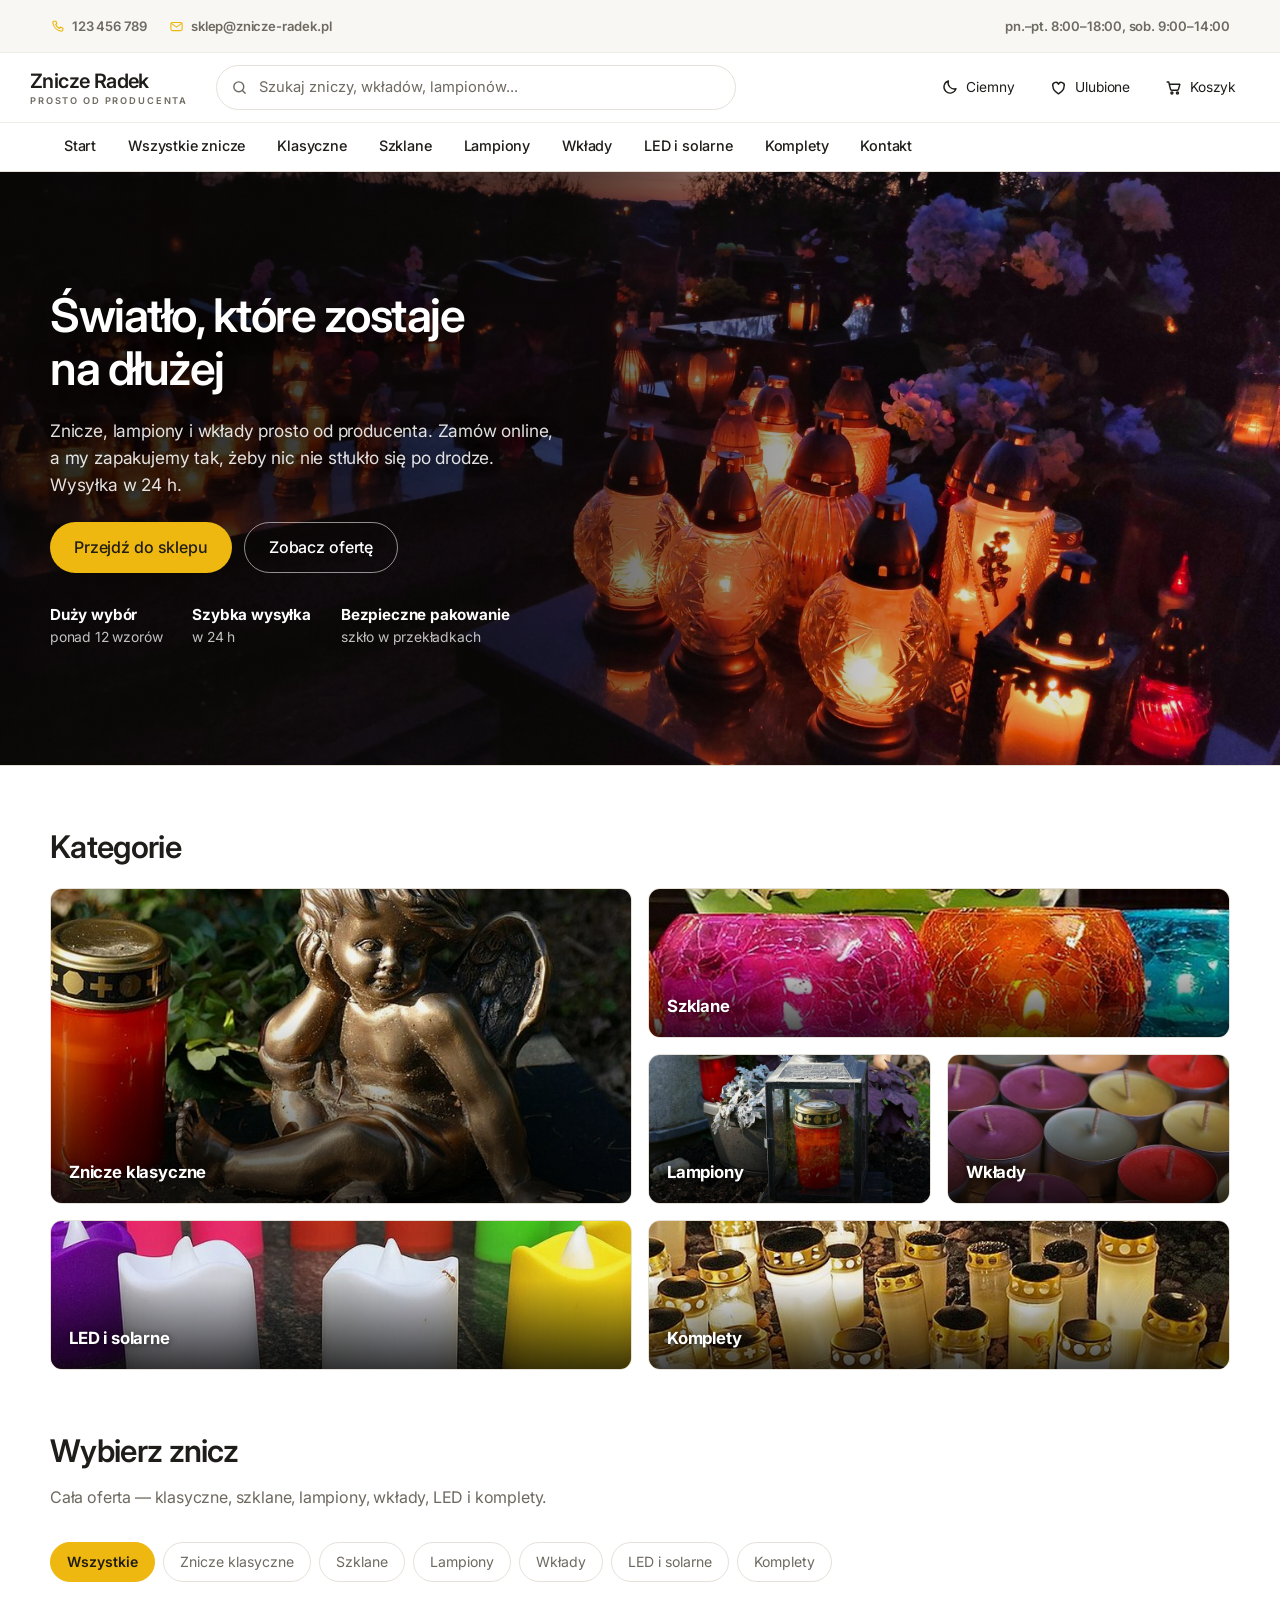
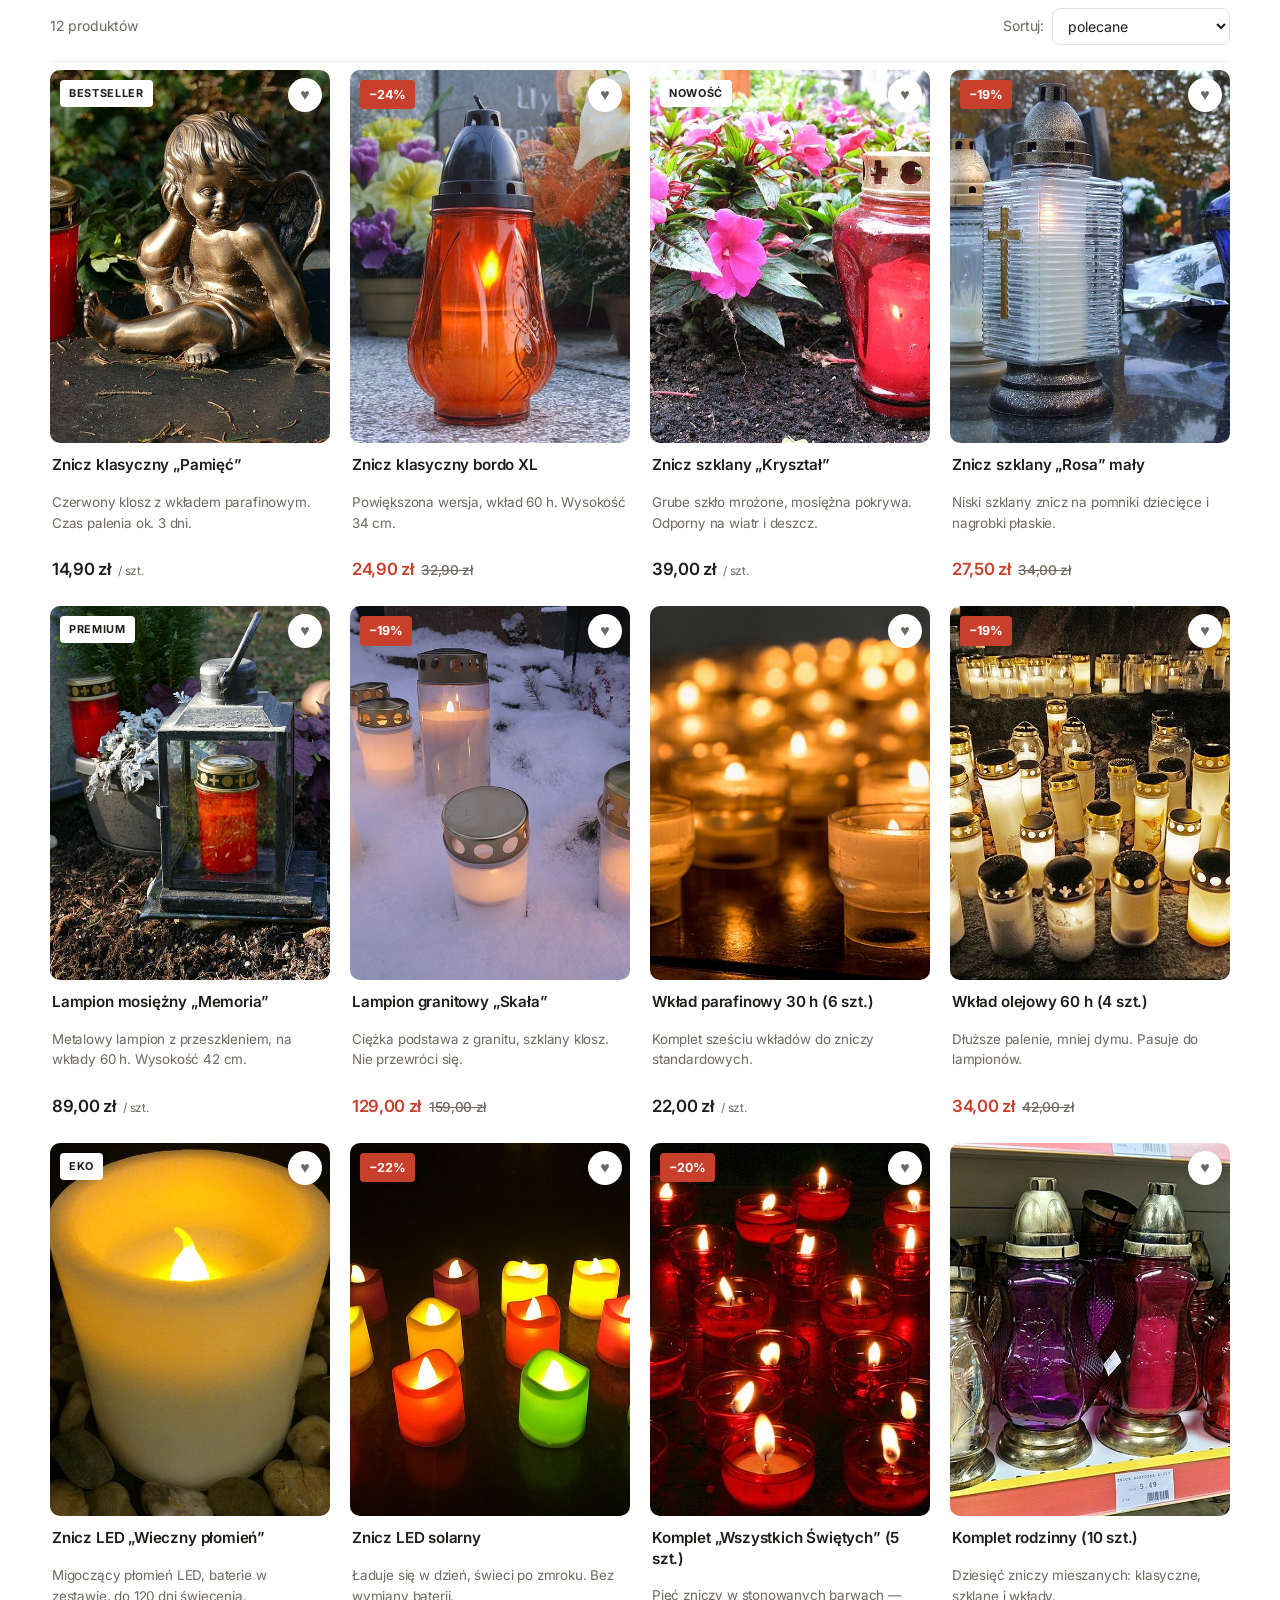
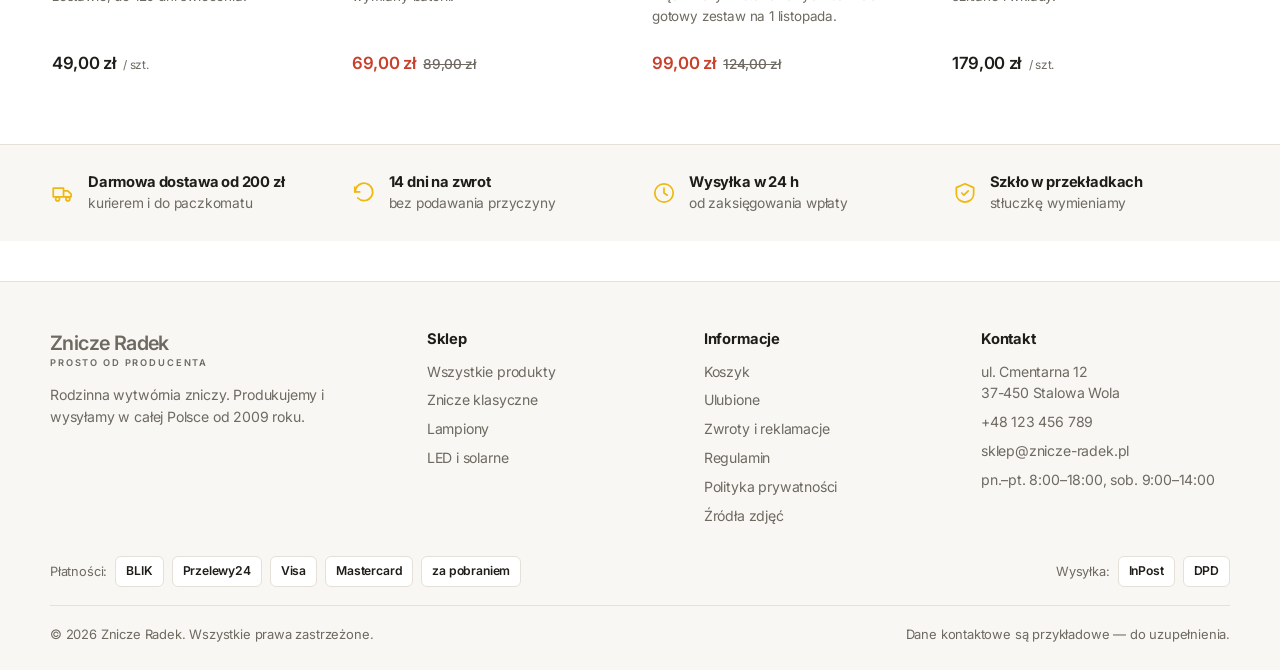
<file: index.html>
<!doctype html>
<html lang="pl">
<head>
<meta charset="utf-8">
<meta name="viewport" content="width=device-width,initial-scale=1">
<title>Znicze Radek — znicze, lampiony i wkłady | sklep internetowy</title>
<meta name="description" content="Sklep ze zniczami: znicze klasyczne, szklane, lampiony, wkłady i znicze LED. Wysyłka kurierem i do paczkomatu w całej Polsce.">
<link rel="preconnect" href="https://fonts.googleapis.com"><link rel="preconnect" href="https://fonts.gstatic.com" crossorigin><link href="https://fonts.googleapis.com/css2?family=Inter:wght@400;500;600&display=swap" rel="stylesheet"><link rel="stylesheet" href="css/style.css?v=202610211834">
<script>
  (function(){
    var m = null;
    try { m = localStorage.getItem('zradek_motyw') || localStorage.getItem('tompar_motyw') || localStorage.getItem('lumen_motyw'); } catch(e){}
    if (!m) m = matchMedia('(prefers-color-scheme: dark)').matches ? 'dark' : 'light';
    document.documentElement.dataset.theme = m;
  })();
</script>
</head>
<body>
<div class="topbar">
  <div class="wrap">
    <a href="tel:+48123456789"><svg viewBox="0 0 24 24" fill="none" stroke="currentColor" stroke-width="1.8" stroke-linecap="round" stroke-linejoin="round" aria-hidden="true"><path d="M6.5 3.5h3l1.5 4-2 1.4a12 12 0 0 0 6.1 6.1l1.4-2 4 1.5v3a2 2 0 0 1-2.2 2A16.5 16.5 0 0 1 4.5 5.7 2 2 0 0 1 6.5 3.5Z"/></svg>123 456 789</a>
    <a href="mailto:sklep@znicze-radek.pl"><svg viewBox="0 0 24 24" fill="none" stroke="currentColor" stroke-width="1.8" stroke-linecap="round" stroke-linejoin="round" aria-hidden="true"><rect x="3" y="5.5" width="18" height="13" rx="2.5"/><path d="m3.8 7 8.2 6 8.2-6"/></svg>sklep@znicze-radek.pl</a>
    <span class="topbar-godziny">pn.–pt. 8:00–18:00, sob. 9:00–14:00</span>
  </div>
</div>
<header class="site">
  <div class="wrap head-main">
    <a class="logo" href="index.html"><span>Znicze Radek<small>prosto od producenta</small></span></a>
    <form class="search" data-search role="search">
      <svg class="search-ico" viewBox="0 0 24 24" fill="none" stroke="currentColor" stroke-width="2" stroke-linecap="round" aria-hidden="true"><circle cx="11" cy="11" r="7"/><path d="m20 20-3.5-3.5"/></svg>
      <input type="search" name="q" placeholder="Szukaj zniczy, wkładów, lampionów..." aria-label="Szukaj w sklepie">
      <button type="submit" class="search-go" aria-label="Szukaj">Szukaj</button>
    </form>
    <div class="head-actions">
      <button class="icon-btn" data-theme-toggle aria-label="Zmień motyw"><span class="ikona"></span><span class="etykieta">Ciemny</span></button>
      <a class="icon-btn fav-btn" href="ulubione.html" aria-label="Ulubione">
        <svg viewBox="0 0 24 24" fill="none" stroke="currentColor" stroke-width="1.8" stroke-linejoin="round" aria-hidden="true"><path d="M12 20s-7-4.4-7-9.3A3.7 3.7 0 0 1 12 8a3.7 3.7 0 0 1 7 2.7C19 15.6 12 20 12 20Z"/></svg>
        <span>Ulubione</span> <span class="badge" data-fav-count style="display:none">0</span></a>
      <a class="icon-btn" href="koszyk.html" aria-label="Koszyk">
        <svg viewBox="0 0 24 24" fill="none" stroke="currentColor" stroke-width="1.8" stroke-linecap="round" stroke-linejoin="round" aria-hidden="true"><path d="M4 5h2l2.2 9.2a1.6 1.6 0 0 0 1.6 1.2h6.9a1.6 1.6 0 0 0 1.6-1.2L20 8H6.4"/><circle cx="10" cy="19" r="1.3"/><circle cx="17" cy="19" r="1.3"/></svg>
        <span>Koszyk</span> <span class="badge" data-cart-count style="display:none">0</span></a>
    </div>
  </div>
  <nav class="catbar">
    <div class="wrap">
      <a href="index.html">Start</a>
      <a href="sklep.html">Wszystkie znicze</a>
      <a href="sklep.html#znicze">Klasyczne</a>
      <a href="sklep.html#szklane">Szklane</a>
      <a href="sklep.html#lampiony">Lampiony</a>
      <a href="sklep.html#wklady">Wkłady</a>
      <a href="sklep.html#led">LED i solarne</a>
      <a href="sklep.html#komplety">Komplety</a>
      <a href="index.html#kontakt">Kontakt</a>
    </div>
  </nav>
</header>
<main>
<section class="hero">
  <img class="hero-bg" src="img/hero.jpg" alt="Znicze na cmentarzu o zmierzchu" width="2000" height="857">
  <div class="wrap hero-inner">
    <h1>Światło, które zostaje<br>na dłużej</h1>
    <p class="lead">Znicze, lampiony i wkłady prosto od producenta. Zamów online, a my zapakujemy tak, żeby nic nie stłukło się po drodze. Wysyłka w 24 h.</p>
    <div class="btn-row">
      <a class="btn" href="sklep.html">Przejdź do sklepu</a>
      <a class="btn ghost" href="#znicze">Zobacz ofertę</a>
    </div>
    <div class="trust">
      <span><b>Duży wybór</b>ponad 12 wzorów</span>
      <span><b>Szybka wysyłka</b>w 24 h</span>
      <span><b>Bezpieczne pakowanie</b>szkło w przekładkach</span>
    </div>
  </div>
</section>

<section style="padding-bottom:0">
  <div class="wrap">
    <div class="section-head" style="margin-bottom:22px"><h2>Kategorie</h2></div>
    <div class="mosaic" id="mozaika"></div>
  </div>
</section>

<section id="znicze">
  <div class="wrap">
    <div class="section-head">
      <h2>Wybierz znicz</h2>
      <p class="muted">Cała oferta — klasyczne, szklane, lampiony, wkłady, LED i komplety.</p>
    </div>
    <div class="filters" id="filtry"></div>
    <div class="grid cols-4" id="lista-produktow"></div>
  </div>
</section>
</main>
<section class="zalety">
  <div class="wrap">
    <div class="zaleta"><svg viewBox="0 0 24 24" fill="none" stroke="currentColor" stroke-width="1.6" stroke-linecap="round" stroke-linejoin="round" aria-hidden="true"><path d="M3 7.5h9.5v8H3zM12.5 10h4l3 3v2.5h-7z"/><circle cx="7" cy="17.5" r="1.8"/><circle cx="16.5" cy="17.5" r="1.8"/></svg><span><b>Darmowa dostawa od 200 zł</b>kurierem i do paczkomatu</span></div>
    <div class="zaleta"><svg viewBox="0 0 24 24" fill="none" stroke="currentColor" stroke-width="1.6" stroke-linecap="round" stroke-linejoin="round" aria-hidden="true"><path d="M4 11a8 8 0 1 1 2.3 5.6"/><path d="M3.5 6.5V11H8"/></svg><span><b>14 dni na zwrot</b>bez podawania przyczyny</span></div>
    <div class="zaleta"><svg viewBox="0 0 24 24" fill="none" stroke="currentColor" stroke-width="1.6" stroke-linecap="round" stroke-linejoin="round" aria-hidden="true"><circle cx="12" cy="12" r="8.5"/><path d="M12 7.5V12l3 2"/></svg><span><b>Wysyłka w 24 h</b>od zaksięgowania wpłaty</span></div>
    <div class="zaleta"><svg viewBox="0 0 24 24" fill="none" stroke="currentColor" stroke-width="1.6" stroke-linecap="round" stroke-linejoin="round" aria-hidden="true"><path d="M12 3.5 20 7v6c0 4-3.4 6.8-8 7.5-4.6-.7-8-3.5-8-7.5V7Z"/><path d="m9 12 2 2 4-4"/></svg><span><b>Szkło w przekładkach</b>stłuczkę wymieniamy</span></div>
  </div>
</section>
<footer class="site" id="kontakt">
  <div class="wrap">
    <div class="cols">
      <div>
        <a class="logo" href="index.html"><span>Znicze Radek<small>prosto od producenta</small></span></a>
        <p style="max-width:34ch;margin-top:14px">Rodzinna wytwórnia zniczy. Produkujemy i wysyłamy w całej Polsce od 2009 roku.</p>
      </div>
      <div><h4>Sklep</h4><ul>
        <li><a href="sklep.html">Wszystkie produkty</a></li>
        <li><a href="sklep.html#znicze">Znicze klasyczne</a></li>
        <li><a href="sklep.html#lampiony">Lampiony</a></li>
        <li><a href="sklep.html#led">LED i solarne</a></li>
      </ul></div>
      <div><h4>Informacje</h4><ul>
        <li><a href="koszyk.html">Koszyk</a></li>
        <li><a href="ulubione.html">Ulubione</a></li>
        <li><a href="zwroty.html">Zwroty i reklamacje</a></li>
        <li><a href="regulamin.html">Regulamin</a></li>
        <li><a href="polityka-prywatnosci.html">Polityka prywatności</a></li>
        <li><a href="zrodla-zdjec.html">Źródła zdjęć</a></li>
      </ul></div>
      <div><h4>Kontakt</h4><ul>
        <li>ul. Cmentarna 12<br>37-450 Stalowa Wola</li>
        <li><a href="tel:+48123456789">+48 123 456 789</a></li>
        <li><a href="mailto:sklep@znicze-radek.pl">sklep@znicze-radek.pl</a></li>
        <li>pn.–pt. 8:00–18:00, sob. 9:00–14:00</li>
      </ul></div>
    </div>
    <div class="platnosci">
      <span>Płatności:</span>
      <i>BLIK</i><i>Przelewy24</i><i>Visa</i><i>Mastercard</i><i>za pobraniem</i>
      <span style="margin-left:auto">Wysyłka:</span>
      <i>InPost</i><i>DPD</i>
    </div>
    <div class="copy">
      <span>© 2026 Znicze Radek. Wszystkie prawa zastrzeżone.</span>
      <span>Dane kontaktowe są przykładowe — do uzupełnienia.</span>
    </div>
  </div>
</footer>
<script src="js/shop.js?v=202610211834"></script>
<script>
  inicjujKatalog({przewinDo:'#znicze'});

  // mozaika kategorii
  const kafle = [
    {kat:'znicze',   nazwa:'Znicze klasyczne', foto:'kl-01',      cls:'big'},
    {kat:'szklane',  nazwa:'Szklane',          foto:'kat-szklane',cls:'wide'},
    {kat:'lampiony', nazwa:'Lampiony',         foto:'lm-01',      cls:''},
    {kat:'wklady',   nazwa:'Wkłady',           foto:'kat-wklady', cls:''},
    {kat:'led',      nazwa:'LED i solarne',    foto:'kat-led',    cls:'wide'},
    {kat:'komplety', nazwa:'Komplety',         foto:'wk-02',      cls:'wide'}
  ];
  document.querySelector('#mozaika').innerHTML = kafle.map(k =>
    `<a class="tile ${k.cls}" href="#${k.kat}">
       <img src="img/${k.foto}.jpg" alt="" loading="lazy"><span>${k.nazwa}</span></a>`).join('');
</script>
</body>
</html>
</file>
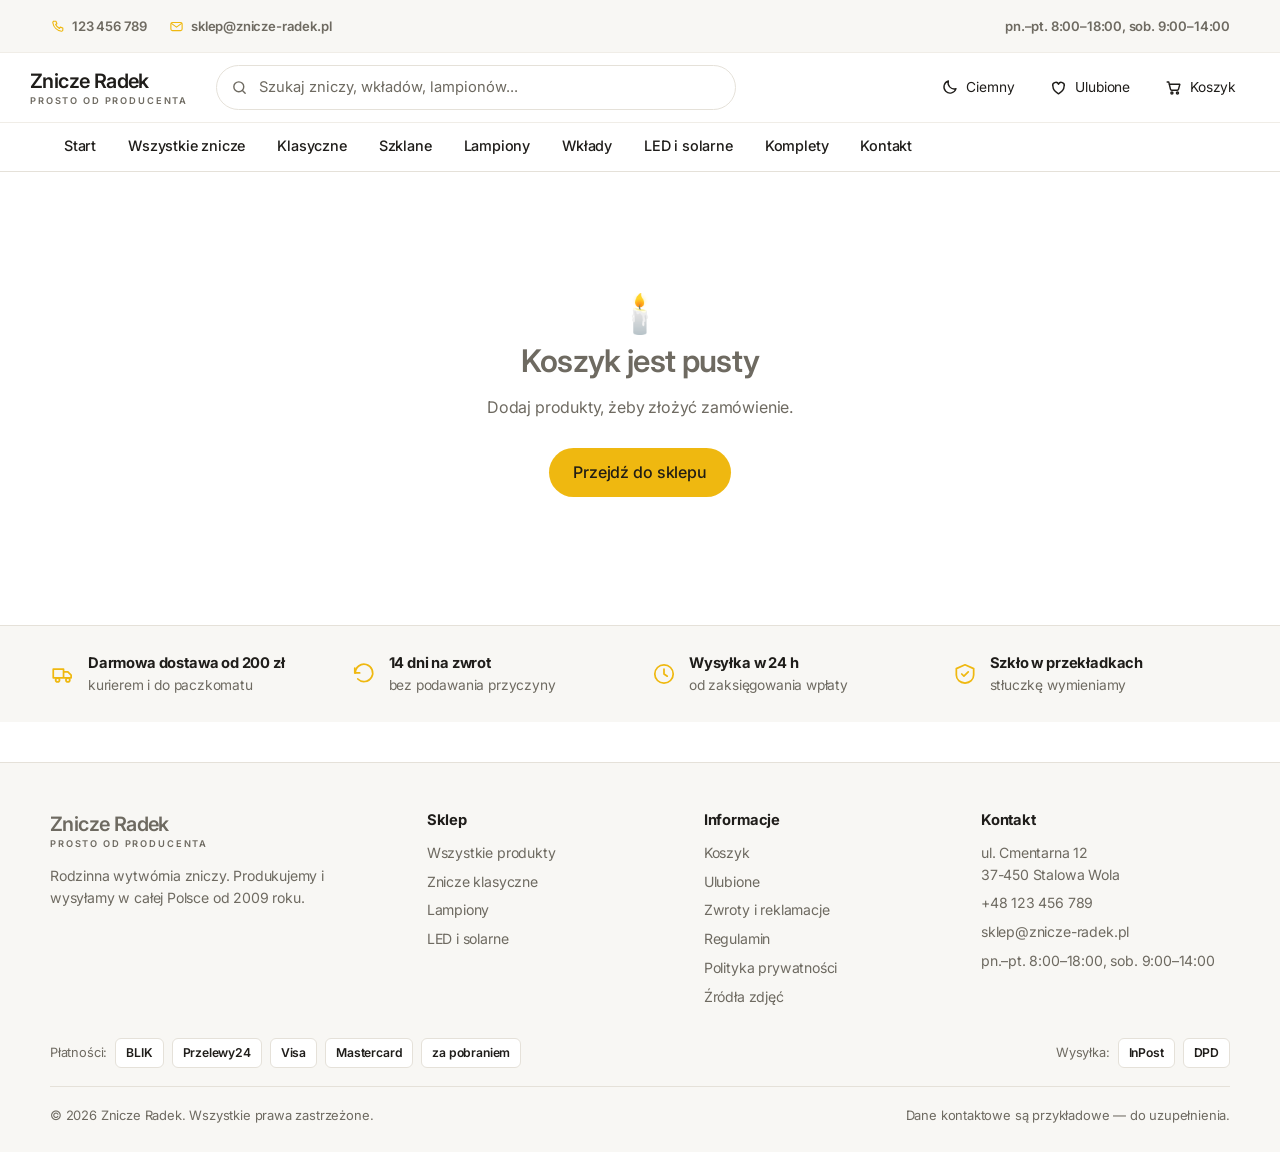
<file: kasa.html>
<!doctype html>
<html lang="pl">
<head>
<meta charset="utf-8">
<meta name="viewport" content="width=device-width,initial-scale=1">
<title>Zamówienie — dane, dostawa, płatność | Znicze Radek</title>
<meta name="robots" content="noindex">
<link rel="preconnect" href="https://fonts.googleapis.com"><link rel="preconnect" href="https://fonts.gstatic.com" crossorigin><link href="https://fonts.googleapis.com/css2?family=Inter:wght@400;500;600&display=swap" rel="stylesheet"><link rel="stylesheet" href="css/style.css?v=202610211834">
<script>
  (function(){
    var m = null;
    try { m = localStorage.getItem('zradek_motyw') || localStorage.getItem('tompar_motyw') || localStorage.getItem('lumen_motyw'); } catch(e){}
    if (!m) m = matchMedia('(prefers-color-scheme: dark)').matches ? 'dark' : 'light';
    document.documentElement.dataset.theme = m;
  })();
</script>
</head>
<body>
<div class="topbar">
  <div class="wrap">
    <a href="tel:+48123456789"><svg viewBox="0 0 24 24" fill="none" stroke="currentColor" stroke-width="1.8" stroke-linecap="round" stroke-linejoin="round" aria-hidden="true"><path d="M6.5 3.5h3l1.5 4-2 1.4a12 12 0 0 0 6.1 6.1l1.4-2 4 1.5v3a2 2 0 0 1-2.2 2A16.5 16.5 0 0 1 4.5 5.7 2 2 0 0 1 6.5 3.5Z"/></svg>123 456 789</a>
    <a href="mailto:sklep@znicze-radek.pl"><svg viewBox="0 0 24 24" fill="none" stroke="currentColor" stroke-width="1.8" stroke-linecap="round" stroke-linejoin="round" aria-hidden="true"><rect x="3" y="5.5" width="18" height="13" rx="2.5"/><path d="m3.8 7 8.2 6 8.2-6"/></svg>sklep@znicze-radek.pl</a>
    <span class="topbar-godziny">pn.–pt. 8:00–18:00, sob. 9:00–14:00</span>
  </div>
</div>
<header class="site">
  <div class="wrap head-main">
    <a class="logo" href="index.html"><span>Znicze Radek<small>prosto od producenta</small></span></a>
    <form class="search" data-search role="search">
      <svg class="search-ico" viewBox="0 0 24 24" fill="none" stroke="currentColor" stroke-width="2" stroke-linecap="round" aria-hidden="true"><circle cx="11" cy="11" r="7"/><path d="m20 20-3.5-3.5"/></svg>
      <input type="search" name="q" placeholder="Szukaj zniczy, wkładów, lampionów..." aria-label="Szukaj w sklepie">
      <button type="submit" class="search-go" aria-label="Szukaj">Szukaj</button>
    </form>
    <div class="head-actions">
      <button class="icon-btn" data-theme-toggle aria-label="Zmień motyw"><span class="ikona"></span><span class="etykieta">Ciemny</span></button>
      <a class="icon-btn fav-btn" href="ulubione.html" aria-label="Ulubione">
        <svg viewBox="0 0 24 24" fill="none" stroke="currentColor" stroke-width="1.8" stroke-linejoin="round" aria-hidden="true"><path d="M12 20s-7-4.4-7-9.3A3.7 3.7 0 0 1 12 8a3.7 3.7 0 0 1 7 2.7C19 15.6 12 20 12 20Z"/></svg>
        <span>Ulubione</span> <span class="badge" data-fav-count style="display:none">0</span></a>
      <a class="icon-btn" href="koszyk.html" aria-label="Koszyk">
        <svg viewBox="0 0 24 24" fill="none" stroke="currentColor" stroke-width="1.8" stroke-linecap="round" stroke-linejoin="round" aria-hidden="true"><path d="M4 5h2l2.2 9.2a1.6 1.6 0 0 0 1.6 1.2h6.9a1.6 1.6 0 0 0 1.6-1.2L20 8H6.4"/><circle cx="10" cy="19" r="1.3"/><circle cx="17" cy="19" r="1.3"/></svg>
        <span>Koszyk</span> <span class="badge" data-cart-count style="display:none">0</span></a>
    </div>
  </div>
  <nav class="catbar">
    <div class="wrap">
      <a href="index.html">Start</a>
      <a href="sklep.html">Wszystkie znicze</a>
      <a href="sklep.html#znicze">Klasyczne</a>
      <a href="sklep.html#szklane">Szklane</a>
      <a href="sklep.html#lampiony">Lampiony</a>
      <a href="sklep.html#wklady">Wkłady</a>
      <a href="sklep.html#led">LED i solarne</a>
      <a href="sklep.html#komplety">Komplety</a>
      <a href="index.html#kontakt">Kontakt</a>
    </div>
  </nav>
</header>
<main>
<section style="padding-top:48px">
  <div class="wrap">
    <h1 style="font-size:clamp(1.9rem,3.6vw,2.6rem)">Składanie zamówienia</h1>
    <p class="muted" style="margin-top:-8px">Bez zakładania konta. Wypełnienie zajmuje około minuty.</p>

    <form class="checkout" id="form-kasa" novalidate>
      <div>
        <!-- 1. KONTAKT -->
        <div class="panel">
          <h2><span class="step-no">1</span> Dane kontaktowe</h2>
          <div class="row2">
            <div class="field"><label for="imie">Imię *</label><input id="imie" name="imie" autocomplete="given-name"><span class="err">Podaj imię.</span></div>
            <div class="field"><label for="nazwisko">Nazwisko *</label><input id="nazwisko" name="nazwisko" autocomplete="family-name"><span class="err">Podaj nazwisko.</span></div>
          </div>
          <div class="row2">
            <div class="field"><label for="email">E-mail *</label><input id="email" name="email" type="email" inputmode="email" autocomplete="email" placeholder="jan.kowalski@example.com"><span class="err">Podaj poprawny adres e-mail.</span></div>
            <div class="field"><label for="telefon">Telefon *</label><input id="telefon" name="telefon" type="tel" inputmode="tel" autocomplete="tel" placeholder="600 100 200"><span class="err">Podaj 9-cyfrowy numer telefonu.</span></div>
          </div>
          <p class="muted" style="font-size:.84rem;margin:0">Na e-mail wyślemy potwierdzenie, na telefon — informację od kuriera.</p>
        </div>

        <!-- 2. ADRES -->
        <div class="panel">
          <h2><span class="step-no">2</span> Adres dostawy</h2>
          <div class="field"><label for="ulica">Ulica i numer *</label><input id="ulica" name="ulica" autocomplete="street-address" placeholder="ul. Kwiatowa 14/3"><span class="err">Podaj ulicę i numer.</span></div>
          <div class="row3">
            <div class="field"><label for="kod">Kod pocztowy *</label><input id="kod" name="kod" inputmode="numeric" autocomplete="postal-code" placeholder="00-000" maxlength="6"><span class="err">Format: 00-000.</span></div>
            <div class="field"><label for="miasto">Miejscowość *</label><input id="miasto" name="miasto" autocomplete="address-level2"><span class="err">Podaj miejscowość.</span></div>
            <div class="field"><label for="kraj">Kraj</label>
              <select id="kraj" name="kraj"><option>Polska</option><option>Niemcy</option><option>Czechy</option><option>Wielka Brytania</option></select></div>
          </div>
          <label class="check"><input type="checkbox" id="faktura" name="faktura"> Chcę fakturę na firmę</label>
          <div id="box-faktura" hidden>
            <div class="row2">
              <div class="field"><label for="firma">Nazwa firmy *</label><input id="firma" name="firma"><span class="err">Podaj nazwę firmy.</span></div>
              <div class="field"><label for="nip">NIP *</label><input id="nip" name="nip" inputmode="numeric" placeholder="1234567890" maxlength="13"><span class="err">NIP musi mieć 10 cyfr.</span></div>
            </div>
          </div>
        </div>

        <!-- 3. DOSTAWA -->
        <div class="panel">
          <h2><span class="step-no">3</span> Sposób dostawy</h2>
          <div id="opcje-dostawy"></div>
          <div class="field" id="box-paczkomat" hidden>
            <label for="paczkomat">Kod paczkomatu *</label>
            <input id="paczkomat" name="paczkomat" placeholder="np. STW01M" maxlength="12">
            <span class="err">Podaj kod wybranego paczkomatu.</span>
          </div>
        </div>

        <!-- 4. PŁATNOŚĆ -->
        <div class="panel">
          <h2><span class="step-no">4</span> Sposób płatności</h2>
          <div id="opcje-platnosci"></div>
          <div class="field" style="margin-top:8px">
            <label for="uwagi">Uwagi do zamówienia (opcjonalnie)</label>
            <textarea id="uwagi" name="uwagi" rows="3" placeholder="np. proszę dzwonić przed dostawą"></textarea>
          </div>
          <label class="check" id="check-regulamin"><input type="checkbox" id="regulamin"> Akceptuję <a href="regulamin.html" target="_blank" style="color:var(--gold)">regulamin</a> i <a href="polityka-prywatnosci.html" target="_blank" style="color:var(--gold)">politykę prywatności</a>. Wiem, że mam 14 dni na <a href="zwroty.html" target="_blank" style="color:var(--gold)">odstąpienie od umowy</a>. *</label>
          <label class="check"><input type="checkbox" id="newsletter"> Chcę dostawać informacje o promocjach sezonowych.</label>
        </div>
      </div>

      <aside>
        <div class="summary" id="podsumowanie"></div>
      </aside>
    </form>
  </div>
</section>
</main>
<section class="zalety">
  <div class="wrap">
    <div class="zaleta"><svg viewBox="0 0 24 24" fill="none" stroke="currentColor" stroke-width="1.6" stroke-linecap="round" stroke-linejoin="round" aria-hidden="true"><path d="M3 7.5h9.5v8H3zM12.5 10h4l3 3v2.5h-7z"/><circle cx="7" cy="17.5" r="1.8"/><circle cx="16.5" cy="17.5" r="1.8"/></svg><span><b>Darmowa dostawa od 200 zł</b>kurierem i do paczkomatu</span></div>
    <div class="zaleta"><svg viewBox="0 0 24 24" fill="none" stroke="currentColor" stroke-width="1.6" stroke-linecap="round" stroke-linejoin="round" aria-hidden="true"><path d="M4 11a8 8 0 1 1 2.3 5.6"/><path d="M3.5 6.5V11H8"/></svg><span><b>14 dni na zwrot</b>bez podawania przyczyny</span></div>
    <div class="zaleta"><svg viewBox="0 0 24 24" fill="none" stroke="currentColor" stroke-width="1.6" stroke-linecap="round" stroke-linejoin="round" aria-hidden="true"><circle cx="12" cy="12" r="8.5"/><path d="M12 7.5V12l3 2"/></svg><span><b>Wysyłka w 24 h</b>od zaksięgowania wpłaty</span></div>
    <div class="zaleta"><svg viewBox="0 0 24 24" fill="none" stroke="currentColor" stroke-width="1.6" stroke-linecap="round" stroke-linejoin="round" aria-hidden="true"><path d="M12 3.5 20 7v6c0 4-3.4 6.8-8 7.5-4.6-.7-8-3.5-8-7.5V7Z"/><path d="m9 12 2 2 4-4"/></svg><span><b>Szkło w przekładkach</b>stłuczkę wymieniamy</span></div>
  </div>
</section>
<footer class="site" id="kontakt">
  <div class="wrap">
    <div class="cols">
      <div>
        <a class="logo" href="index.html"><span>Znicze Radek<small>prosto od producenta</small></span></a>
        <p style="max-width:34ch;margin-top:14px">Rodzinna wytwórnia zniczy. Produkujemy i wysyłamy w całej Polsce od 2009 roku.</p>
      </div>
      <div><h4>Sklep</h4><ul>
        <li><a href="sklep.html">Wszystkie produkty</a></li>
        <li><a href="sklep.html#znicze">Znicze klasyczne</a></li>
        <li><a href="sklep.html#lampiony">Lampiony</a></li>
        <li><a href="sklep.html#led">LED i solarne</a></li>
      </ul></div>
      <div><h4>Informacje</h4><ul>
        <li><a href="koszyk.html">Koszyk</a></li>
        <li><a href="ulubione.html">Ulubione</a></li>
        <li><a href="zwroty.html">Zwroty i reklamacje</a></li>
        <li><a href="regulamin.html">Regulamin</a></li>
        <li><a href="polityka-prywatnosci.html">Polityka prywatności</a></li>
        <li><a href="zrodla-zdjec.html">Źródła zdjęć</a></li>
      </ul></div>
      <div><h4>Kontakt</h4><ul>
        <li>ul. Cmentarna 12<br>37-450 Stalowa Wola</li>
        <li><a href="tel:+48123456789">+48 123 456 789</a></li>
        <li><a href="mailto:sklep@znicze-radek.pl">sklep@znicze-radek.pl</a></li>
        <li>pn.–pt. 8:00–18:00, sob. 9:00–14:00</li>
      </ul></div>
    </div>
    <div class="platnosci">
      <span>Płatności:</span>
      <i>BLIK</i><i>Przelewy24</i><i>Visa</i><i>Mastercard</i><i>za pobraniem</i>
      <span style="margin-left:auto">Wysyłka:</span>
      <i>InPost</i><i>DPD</i>
    </div>
    <div class="copy">
      <span>© 2026 Znicze Radek. Wszystkie prawa zastrzeżone.</span>
      <span>Dane kontaktowe są przykładowe — do uzupełnienia.</span>
    </div>
  </div>
</footer>
<script src="js/shop.js?v=202610211834"></script>
<script src="js/kasa.js?v=202610211834"></script>
</body>
</html>
</file>
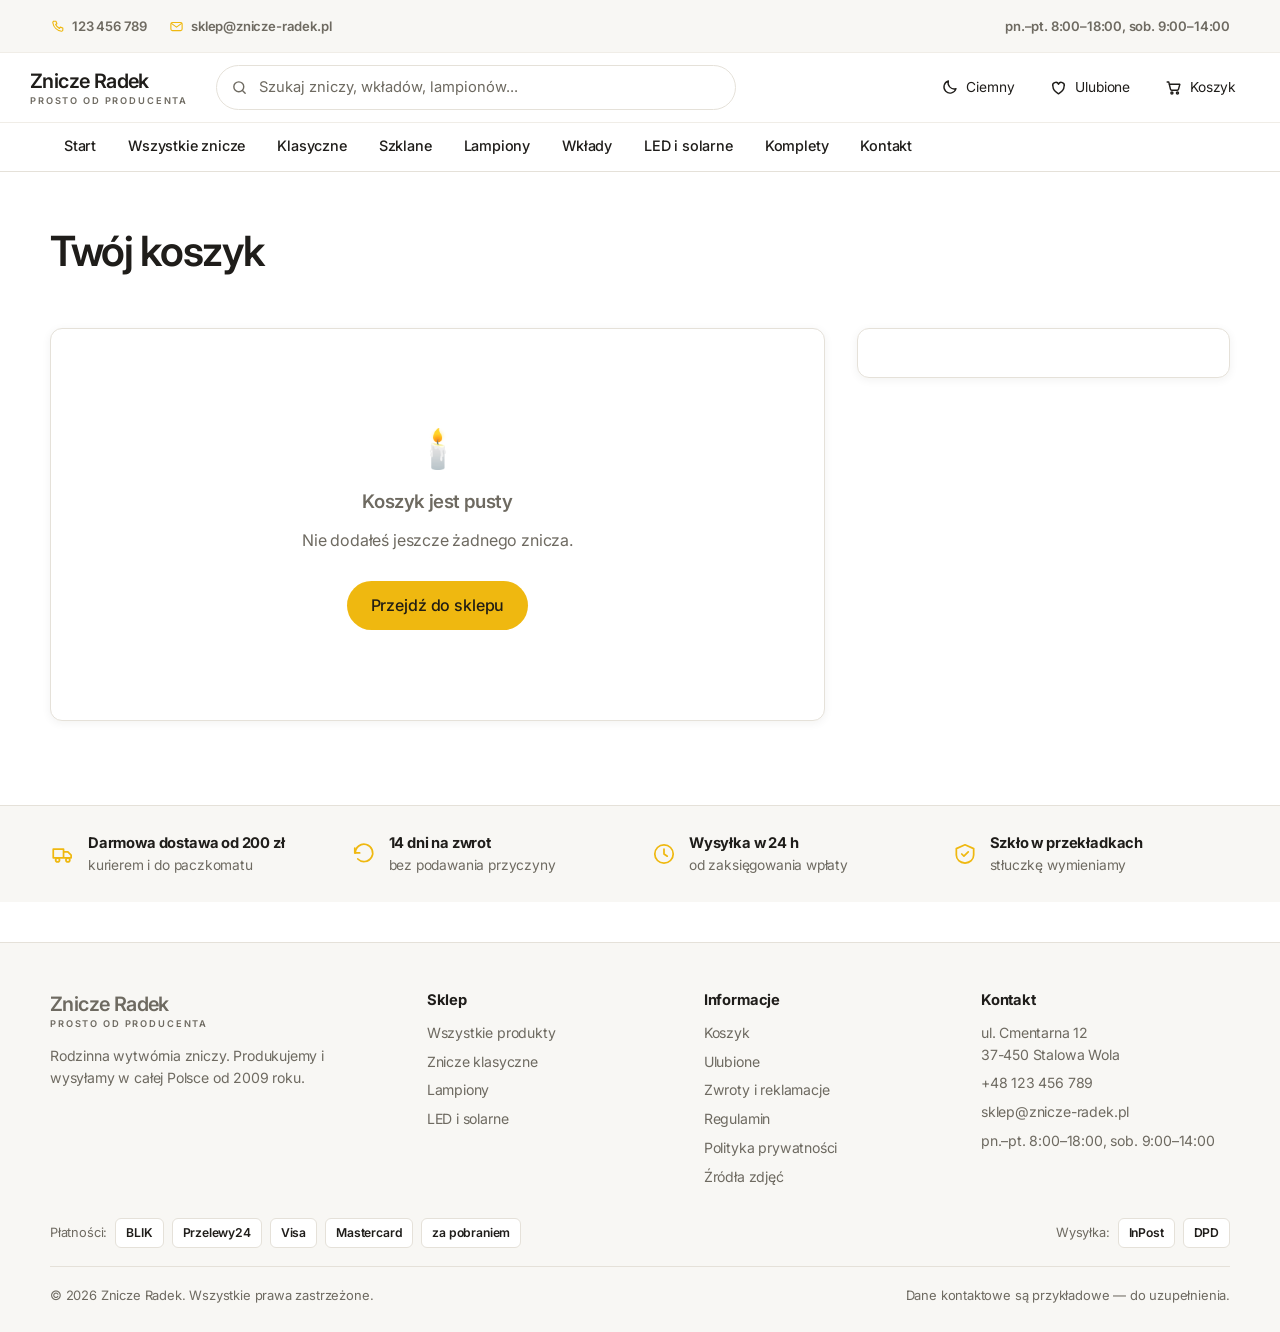
<file: koszyk.html>
<!doctype html>
<html lang="pl">
<head>
<meta charset="utf-8">
<meta name="viewport" content="width=device-width,initial-scale=1">
<title>Koszyk | Znicze Radek</title>
<meta name="robots" content="noindex">
<link rel="preconnect" href="https://fonts.googleapis.com"><link rel="preconnect" href="https://fonts.gstatic.com" crossorigin><link href="https://fonts.googleapis.com/css2?family=Inter:wght@400;500;600&display=swap" rel="stylesheet"><link rel="stylesheet" href="css/style.css?v=202610211834">
<script>
  (function(){
    var m = null;
    try { m = localStorage.getItem('zradek_motyw') || localStorage.getItem('tompar_motyw') || localStorage.getItem('lumen_motyw'); } catch(e){}
    if (!m) m = matchMedia('(prefers-color-scheme: dark)').matches ? 'dark' : 'light';
    document.documentElement.dataset.theme = m;
  })();
</script>
</head>
<body>
<div class="topbar">
  <div class="wrap">
    <a href="tel:+48123456789"><svg viewBox="0 0 24 24" fill="none" stroke="currentColor" stroke-width="1.8" stroke-linecap="round" stroke-linejoin="round" aria-hidden="true"><path d="M6.5 3.5h3l1.5 4-2 1.4a12 12 0 0 0 6.1 6.1l1.4-2 4 1.5v3a2 2 0 0 1-2.2 2A16.5 16.5 0 0 1 4.5 5.7 2 2 0 0 1 6.5 3.5Z"/></svg>123 456 789</a>
    <a href="mailto:sklep@znicze-radek.pl"><svg viewBox="0 0 24 24" fill="none" stroke="currentColor" stroke-width="1.8" stroke-linecap="round" stroke-linejoin="round" aria-hidden="true"><rect x="3" y="5.5" width="18" height="13" rx="2.5"/><path d="m3.8 7 8.2 6 8.2-6"/></svg>sklep@znicze-radek.pl</a>
    <span class="topbar-godziny">pn.–pt. 8:00–18:00, sob. 9:00–14:00</span>
  </div>
</div>
<header class="site">
  <div class="wrap head-main">
    <a class="logo" href="index.html"><span>Znicze Radek<small>prosto od producenta</small></span></a>
    <form class="search" data-search role="search">
      <svg class="search-ico" viewBox="0 0 24 24" fill="none" stroke="currentColor" stroke-width="2" stroke-linecap="round" aria-hidden="true"><circle cx="11" cy="11" r="7"/><path d="m20 20-3.5-3.5"/></svg>
      <input type="search" name="q" placeholder="Szukaj zniczy, wkładów, lampionów..." aria-label="Szukaj w sklepie">
      <button type="submit" class="search-go" aria-label="Szukaj">Szukaj</button>
    </form>
    <div class="head-actions">
      <button class="icon-btn" data-theme-toggle aria-label="Zmień motyw"><span class="ikona"></span><span class="etykieta">Ciemny</span></button>
      <a class="icon-btn fav-btn" href="ulubione.html" aria-label="Ulubione">
        <svg viewBox="0 0 24 24" fill="none" stroke="currentColor" stroke-width="1.8" stroke-linejoin="round" aria-hidden="true"><path d="M12 20s-7-4.4-7-9.3A3.7 3.7 0 0 1 12 8a3.7 3.7 0 0 1 7 2.7C19 15.6 12 20 12 20Z"/></svg>
        <span>Ulubione</span> <span class="badge" data-fav-count style="display:none">0</span></a>
      <a class="icon-btn" href="koszyk.html" aria-label="Koszyk">
        <svg viewBox="0 0 24 24" fill="none" stroke="currentColor" stroke-width="1.8" stroke-linecap="round" stroke-linejoin="round" aria-hidden="true"><path d="M4 5h2l2.2 9.2a1.6 1.6 0 0 0 1.6 1.2h6.9a1.6 1.6 0 0 0 1.6-1.2L20 8H6.4"/><circle cx="10" cy="19" r="1.3"/><circle cx="17" cy="19" r="1.3"/></svg>
        <span>Koszyk</span> <span class="badge" data-cart-count style="display:none">0</span></a>
    </div>
  </div>
  <nav class="catbar">
    <div class="wrap">
      <a href="index.html">Start</a>
      <a href="sklep.html">Wszystkie znicze</a>
      <a href="sklep.html#znicze">Klasyczne</a>
      <a href="sklep.html#szklane">Szklane</a>
      <a href="sklep.html#lampiony">Lampiony</a>
      <a href="sklep.html#wklady">Wkłady</a>
      <a href="sklep.html#led">LED i solarne</a>
      <a href="sklep.html#komplety">Komplety</a>
      <a href="index.html#kontakt">Kontakt</a>
    </div>
  </nav>
</header>
<main>
<section style="padding-top:56px">
  <div class="wrap">
    <h1 style="font-size:clamp(1.9rem,3.6vw,2.6rem)">Twój koszyk</h1>
    <div class="checkout" style="grid-template-columns:1.35fr .65fr">
      <div>
        <div id="pasek-dostawy"></div>
        <div class="panel" id="lista-koszyk"></div>
      </div>
      <aside>
        <div class="summary" id="podsumowanie"></div>
      </aside>
    </div>
  </div>
</section>
</main>
<section class="zalety">
  <div class="wrap">
    <div class="zaleta"><svg viewBox="0 0 24 24" fill="none" stroke="currentColor" stroke-width="1.6" stroke-linecap="round" stroke-linejoin="round" aria-hidden="true"><path d="M3 7.5h9.5v8H3zM12.5 10h4l3 3v2.5h-7z"/><circle cx="7" cy="17.5" r="1.8"/><circle cx="16.5" cy="17.5" r="1.8"/></svg><span><b>Darmowa dostawa od 200 zł</b>kurierem i do paczkomatu</span></div>
    <div class="zaleta"><svg viewBox="0 0 24 24" fill="none" stroke="currentColor" stroke-width="1.6" stroke-linecap="round" stroke-linejoin="round" aria-hidden="true"><path d="M4 11a8 8 0 1 1 2.3 5.6"/><path d="M3.5 6.5V11H8"/></svg><span><b>14 dni na zwrot</b>bez podawania przyczyny</span></div>
    <div class="zaleta"><svg viewBox="0 0 24 24" fill="none" stroke="currentColor" stroke-width="1.6" stroke-linecap="round" stroke-linejoin="round" aria-hidden="true"><circle cx="12" cy="12" r="8.5"/><path d="M12 7.5V12l3 2"/></svg><span><b>Wysyłka w 24 h</b>od zaksięgowania wpłaty</span></div>
    <div class="zaleta"><svg viewBox="0 0 24 24" fill="none" stroke="currentColor" stroke-width="1.6" stroke-linecap="round" stroke-linejoin="round" aria-hidden="true"><path d="M12 3.5 20 7v6c0 4-3.4 6.8-8 7.5-4.6-.7-8-3.5-8-7.5V7Z"/><path d="m9 12 2 2 4-4"/></svg><span><b>Szkło w przekładkach</b>stłuczkę wymieniamy</span></div>
  </div>
</section>
<footer class="site" id="kontakt">
  <div class="wrap">
    <div class="cols">
      <div>
        <a class="logo" href="index.html"><span>Znicze Radek<small>prosto od producenta</small></span></a>
        <p style="max-width:34ch;margin-top:14px">Rodzinna wytwórnia zniczy. Produkujemy i wysyłamy w całej Polsce od 2009 roku.</p>
      </div>
      <div><h4>Sklep</h4><ul>
        <li><a href="sklep.html">Wszystkie produkty</a></li>
        <li><a href="sklep.html#znicze">Znicze klasyczne</a></li>
        <li><a href="sklep.html#lampiony">Lampiony</a></li>
        <li><a href="sklep.html#led">LED i solarne</a></li>
      </ul></div>
      <div><h4>Informacje</h4><ul>
        <li><a href="koszyk.html">Koszyk</a></li>
        <li><a href="ulubione.html">Ulubione</a></li>
        <li><a href="zwroty.html">Zwroty i reklamacje</a></li>
        <li><a href="regulamin.html">Regulamin</a></li>
        <li><a href="polityka-prywatnosci.html">Polityka prywatności</a></li>
        <li><a href="zrodla-zdjec.html">Źródła zdjęć</a></li>
      </ul></div>
      <div><h4>Kontakt</h4><ul>
        <li>ul. Cmentarna 12<br>37-450 Stalowa Wola</li>
        <li><a href="tel:+48123456789">+48 123 456 789</a></li>
        <li><a href="mailto:sklep@znicze-radek.pl">sklep@znicze-radek.pl</a></li>
        <li>pn.–pt. 8:00–18:00, sob. 9:00–14:00</li>
      </ul></div>
    </div>
    <div class="platnosci">
      <span>Płatności:</span>
      <i>BLIK</i><i>Przelewy24</i><i>Visa</i><i>Mastercard</i><i>za pobraniem</i>
      <span style="margin-left:auto">Wysyłka:</span>
      <i>InPost</i><i>DPD</i>
    </div>
    <div class="copy">
      <span>© 2026 Znicze Radek. Wszystkie prawa zastrzeżone.</span>
      <span>Dane kontaktowe są przykładowe — do uzupełnienia.</span>
    </div>
  </div>
</footer>
<script src="js/shop.js?v=202610211834"></script>
<script>
function rysuj(){
  const items = Cart.get();
  const box = document.querySelector('#lista-koszyk');
  const sum = document.querySelector('#podsumowanie');

  const pasek = document.querySelector('#pasek-dostawy');
  const sub0 = Cart.subtotal();
  const brak0 = Math.max(0, DARMOWA_OD - sub0);
  const proc = Math.min(100, Math.round(sub0 / DARMOWA_OD * 100));

  pasek.innerHTML = !items.length ? '' : (brak0 > 0
    ? `<div class="freeship">
         <div class="fs-top"><span>🚚 Do <strong>darmowej dostawy</strong> brakuje <strong>${zl(brak0)}</strong></span>
           <span class="muted">${zl(sub0)} / ${zl(DARMOWA_OD)}</span></div>
         <div class="fs-bar"><i style="width:${proc}%"></i></div>
         <a class="fs-link" href="sklep.html">Dobierz jeszcze jeden znicz →</a>
       </div>`
    : `<div class="freeship gratis">
         <div class="fs-top"><span>✓ <strong>Dostawa gratis!</strong> Nie dopłacasz za przesyłkę.</span></div>
         <div class="fs-bar"><i style="width:100%"></i></div>
       </div>`);

  if (!items.length){
    box.innerHTML = `<div class="empty"><div style="font-size:2.4rem">🕯️</div>
      <h3 style="margin-top:12px">Koszyk jest pusty</h3>
      <p>Nie dodałeś jeszcze żadnego znicza.</p>
      <a class="btn" href="sklep.html" style="margin-top:12px">Przejdź do sklepu</a></div>`;
    sum.innerHTML = '';
    return;
  }

  box.innerHTML = items.map(i => {
    const p = produkt(i.id);
    return `<div class="cart-row">
      <div class="th"><img src="${foto(p)}" alt="${p.nazwa}"></div>
      <div>
        <strong>${p.nazwa}</strong>
        <div class="muted" style="font-size:.85rem">${zl(p.cena)} / szt.</div>
        <button class="rm" data-rm="${p.id}">Usuń</button>
      </div>
      <div class="qty">
        <button data-minus="${p.id}" aria-label="Mniej">−</button>
        <span>${i.ile}</span>
        <button data-plus="${p.id}" aria-label="Więcej">+</button>
      </div>
      <div style="font-weight:700;white-space:nowrap">${zl(p.cena * i.ile)}</div>
    </div>`;
  }).join('');

  const sub = Cart.subtotal();
  const brakuje = Math.max(0, DARMOWA_OD - sub);
  sum.innerHTML = `
    <h3 style="margin-top:0">Podsumowanie</h3>
    <div class="sum-line"><span>Produkty (${Cart.count()} szt.)</span><strong>${zl(sub)}</strong></div>
    <div class="sum-line"><span>Dostawa</span><strong>${brakuje ? 'od 13,99 zł' : 'gratis'}</strong></div>
    ${brakuje ? `<p class="muted" style="font-size:.84rem;margin:10px 0 0">Do darmowej dostawy brakuje ${zl(brakuje)}.</p>` : ''}
    <div class="sum-total"><span>Razem</span><span>${zl(sub)}</span></div>
    <a class="btn block" href="kasa.html" style="margin-top:18px">Przejdź do kasy</a>
    <a class="btn ghost block" href="sklep.html" style="margin-top:10px">Kontynuuj zakupy</a>`;
}

document.addEventListener('click', e => {
  const btn = e.target.closest('[data-plus],[data-minus],[data-rm]');
  if (!btn) return;
  const id = btn.dataset.plus || btn.dataset.minus || btn.dataset.rm;
  const cur = Cart.get().find(i => i.id === id)?.ile || 0;
  if (btn.dataset.plus)  Cart.setQty(id, cur + 1);
  if (btn.dataset.minus) Cart.setQty(id, cur - 1);
  if (btn.dataset.rm)    Cart.remove(id);
  rysuj();
});
rysuj();
</script>
</body>
</html>
</file>
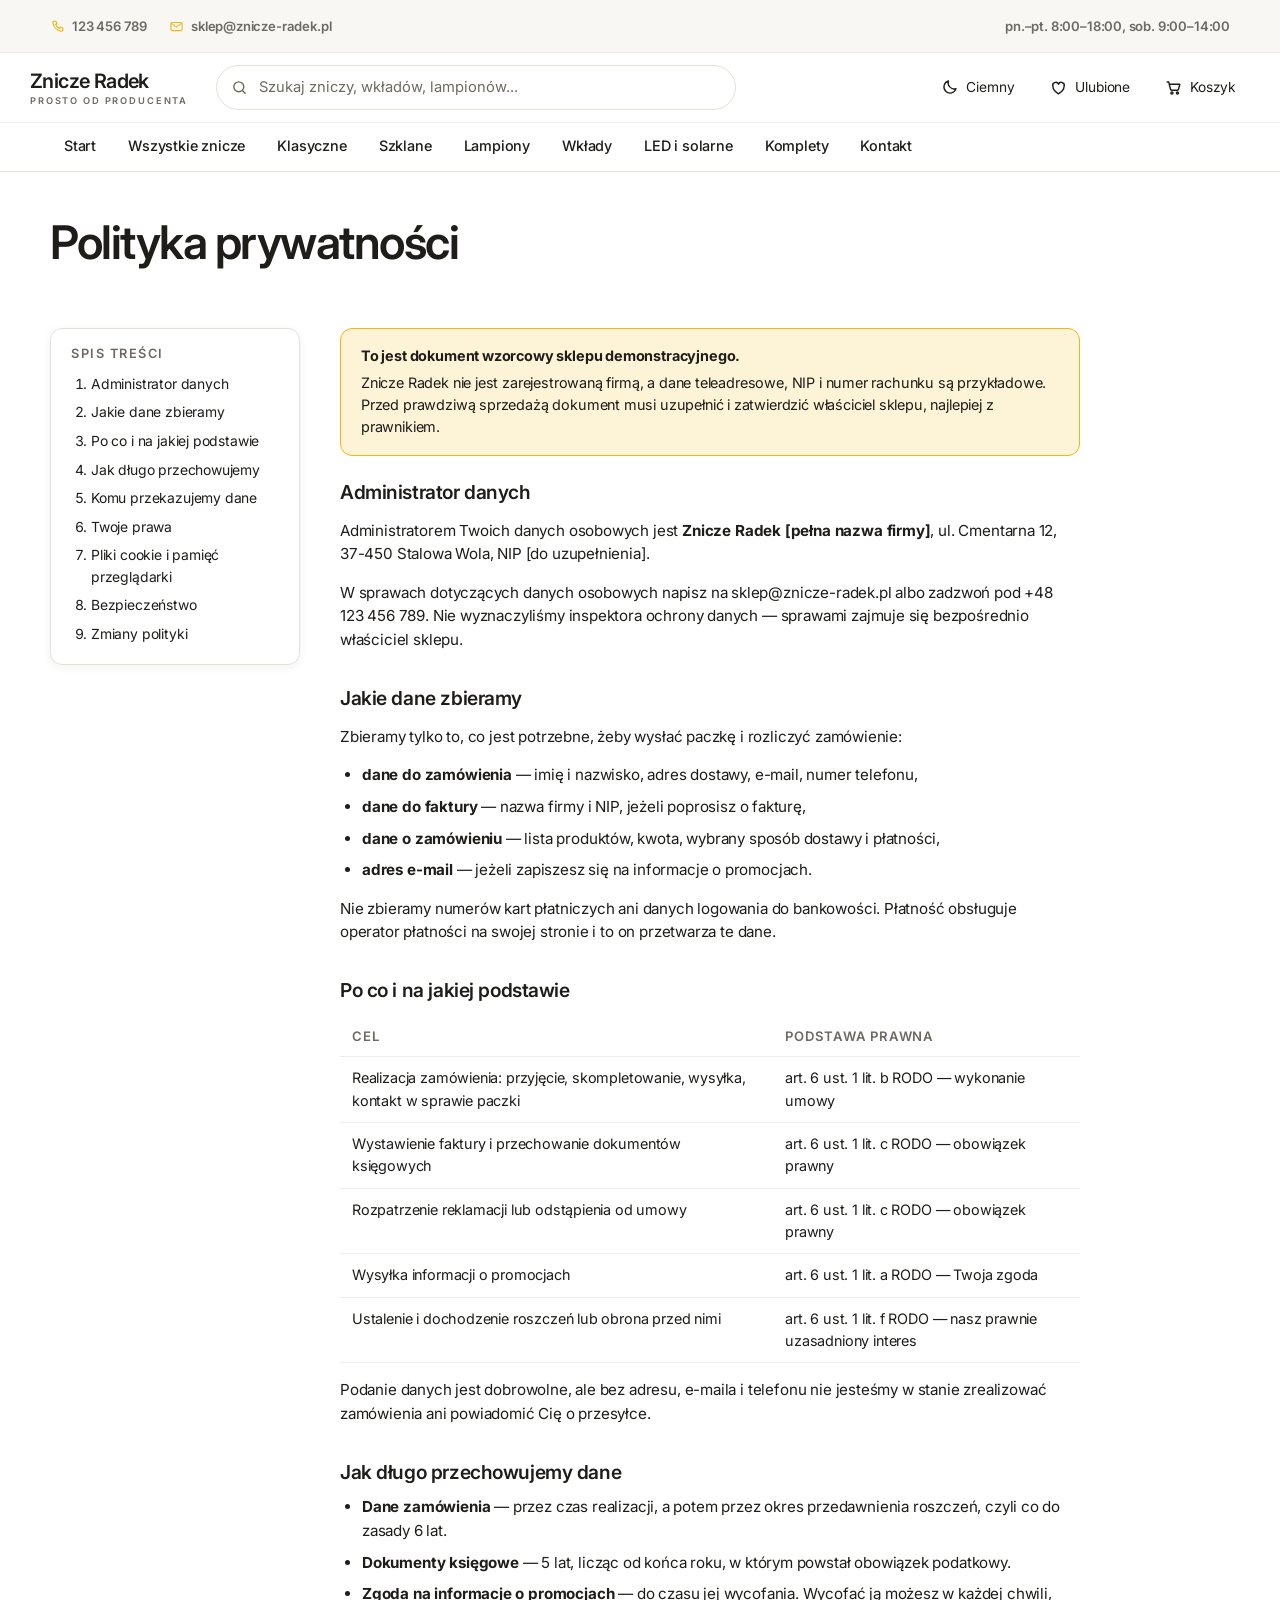
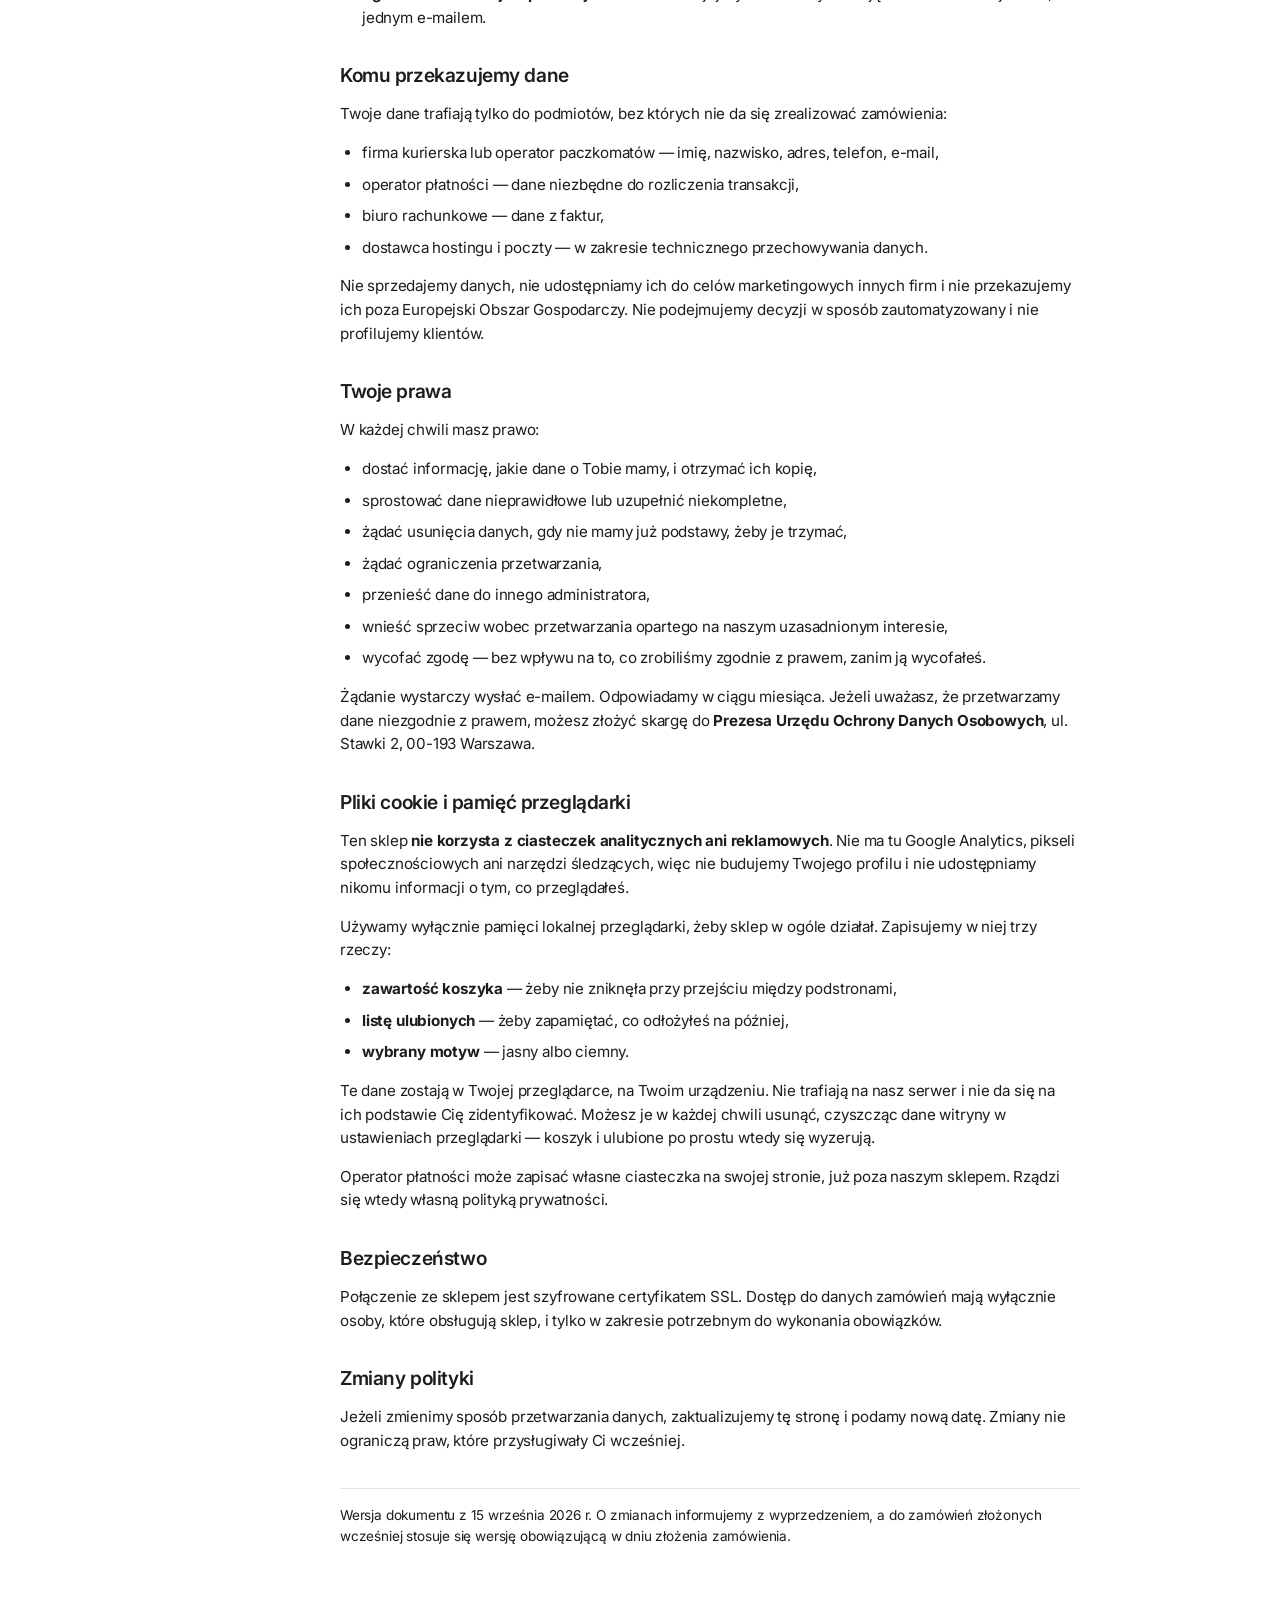
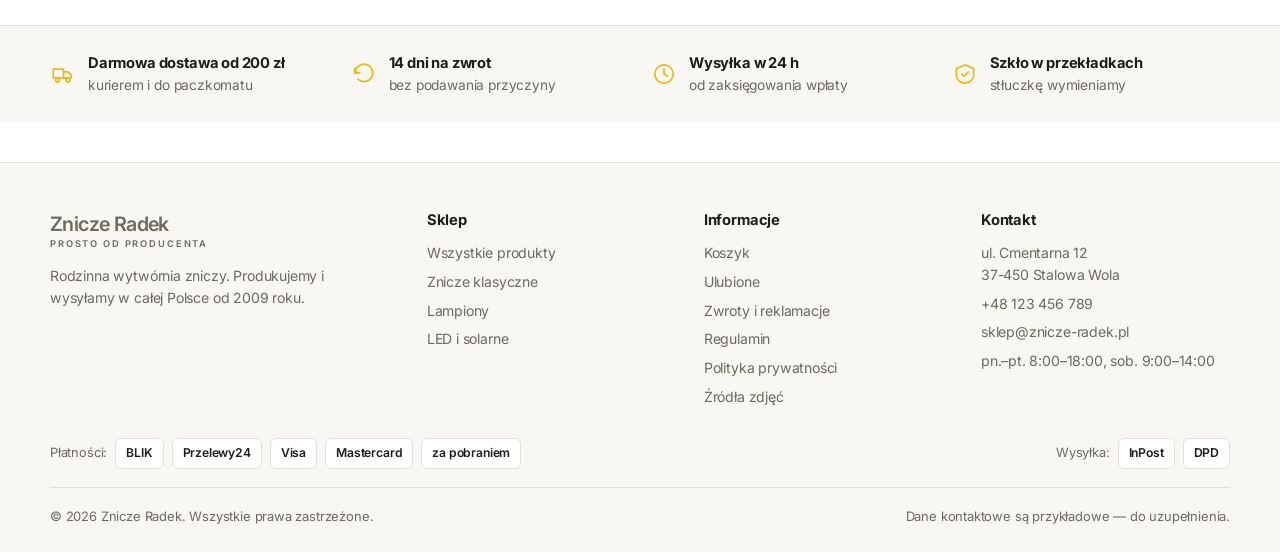
<file: polityka-prywatnosci.html>
<!doctype html>
<html lang="pl">
<head>
<meta charset="utf-8">
<meta name="viewport" content="width=device-width,initial-scale=1">
<title>Polityka prywatności | Znicze Radek</title>
<meta name="description" content="Kto przetwarza dane klientów sklepu Znicze Radek, w jakim celu, jak długo je przechowuje i jakie prawa przysługują kupującym.">
<link rel="preconnect" href="https://fonts.googleapis.com"><link rel="preconnect" href="https://fonts.gstatic.com" crossorigin><link href="https://fonts.googleapis.com/css2?family=Inter:wght@400;500;600&display=swap" rel="stylesheet"><link rel="stylesheet" href="css/style.css?v=202610211834">
<script>
  (function(){
    var m = null;
    try { m = localStorage.getItem('zradek_motyw') || localStorage.getItem('tompar_motyw') || localStorage.getItem('lumen_motyw'); } catch(e){}
    if (!m) m = matchMedia('(prefers-color-scheme: dark)').matches ? 'dark' : 'light';
    document.documentElement.dataset.theme = m;
  })();
</script>
</head>
<body>
<div class="topbar">
  <div class="wrap">
    <a href="tel:+48123456789"><svg viewBox="0 0 24 24" fill="none" stroke="currentColor" stroke-width="1.8" stroke-linecap="round" stroke-linejoin="round" aria-hidden="true"><path d="M6.5 3.5h3l1.5 4-2 1.4a12 12 0 0 0 6.1 6.1l1.4-2 4 1.5v3a2 2 0 0 1-2.2 2A16.5 16.5 0 0 1 4.5 5.7 2 2 0 0 1 6.5 3.5Z"/></svg>123 456 789</a>
    <a href="mailto:sklep@znicze-radek.pl"><svg viewBox="0 0 24 24" fill="none" stroke="currentColor" stroke-width="1.8" stroke-linecap="round" stroke-linejoin="round" aria-hidden="true"><rect x="3" y="5.5" width="18" height="13" rx="2.5"/><path d="m3.8 7 8.2 6 8.2-6"/></svg>sklep@znicze-radek.pl</a>
    <span class="topbar-godziny">pn.–pt. 8:00–18:00, sob. 9:00–14:00</span>
  </div>
</div>
<header class="site">
  <div class="wrap head-main">
    <a class="logo" href="index.html"><span>Znicze Radek<small>prosto od producenta</small></span></a>
    <form class="search" data-search role="search">
      <svg class="search-ico" viewBox="0 0 24 24" fill="none" stroke="currentColor" stroke-width="2" stroke-linecap="round" aria-hidden="true"><circle cx="11" cy="11" r="7"/><path d="m20 20-3.5-3.5"/></svg>
      <input type="search" name="q" placeholder="Szukaj zniczy, wkładów, lampionów..." aria-label="Szukaj w sklepie">
      <button type="submit" class="search-go" aria-label="Szukaj">Szukaj</button>
    </form>
    <div class="head-actions">
      <button class="icon-btn" data-theme-toggle aria-label="Zmień motyw"><span class="ikona"></span><span class="etykieta">Ciemny</span></button>
      <a class="icon-btn fav-btn" href="ulubione.html" aria-label="Ulubione">
        <svg viewBox="0 0 24 24" fill="none" stroke="currentColor" stroke-width="1.8" stroke-linejoin="round" aria-hidden="true"><path d="M12 20s-7-4.4-7-9.3A3.7 3.7 0 0 1 12 8a3.7 3.7 0 0 1 7 2.7C19 15.6 12 20 12 20Z"/></svg>
        <span>Ulubione</span> <span class="badge" data-fav-count style="display:none">0</span></a>
      <a class="icon-btn" href="koszyk.html" aria-label="Koszyk">
        <svg viewBox="0 0 24 24" fill="none" stroke="currentColor" stroke-width="1.8" stroke-linecap="round" stroke-linejoin="round" aria-hidden="true"><path d="M4 5h2l2.2 9.2a1.6 1.6 0 0 0 1.6 1.2h6.9a1.6 1.6 0 0 0 1.6-1.2L20 8H6.4"/><circle cx="10" cy="19" r="1.3"/><circle cx="17" cy="19" r="1.3"/></svg>
        <span>Koszyk</span> <span class="badge" data-cart-count style="display:none">0</span></a>
    </div>
  </div>
  <nav class="catbar">
    <div class="wrap">
      <a href="index.html">Start</a>
      <a href="sklep.html">Wszystkie znicze</a>
      <a href="sklep.html#znicze">Klasyczne</a>
      <a href="sklep.html#szklane">Szklane</a>
      <a href="sklep.html#lampiony">Lampiony</a>
      <a href="sklep.html#wklady">Wkłady</a>
      <a href="sklep.html#led">LED i solarne</a>
      <a href="sklep.html#komplety">Komplety</a>
      <a href="index.html#kontakt">Kontakt</a>
    </div>
  </nav>
</header>
<main>
<section style="padding-top:44px">
  <div class="wrap">
    <h1>Polityka prywatności</h1>
    <div class="dok-layout">
      <aside class="dok-spis">
        <h3>Spis treści</h3>
        <ol>
        <li><a href="#administrator">Administrator danych</a></li>
        <li><a href="#dane">Jakie dane zbieramy</a></li>
        <li><a href="#cele">Po co i na jakiej podstawie</a></li>
        <li><a href="#jak-dlugo">Jak długo przechowujemy</a></li>
        <li><a href="#komu">Komu przekazujemy dane</a></li>
        <li><a href="#prawa">Twoje prawa</a></li>
        <li><a href="#pamiec">Pliki cookie i pamięć przeglądarki</a></li>
        <li><a href="#bezpieczenstwo">Bezpieczeństwo</a></li>
        <li><a href="#zmiany">Zmiany polityki</a></li>
        </ol>
      </aside>
      <article class="dok">
      <div class="dok-uwaga">
        <strong>To jest dokument wzorcowy sklepu demonstracyjnego.</strong>
        Znicze Radek nie jest zarejestrowaną firmą, a dane teleadresowe, NIP i numer rachunku są przykładowe.
        Przed prawdziwą sprzedażą dokument musi uzupełnić i zatwierdzić właściciel sklepu, najlepiej z prawnikiem.
      </div>

        <h2 id="administrator">Administrator danych</h2>
        <p>Administratorem Twoich danych osobowych jest <strong>Znicze Radek [pełna nazwa firmy]</strong>, ul. Cmentarna 12, 37-450 Stalowa Wola, NIP [do uzupełnienia].</p>
        <p>W sprawach dotyczących danych osobowych napisz na <a href="mailto:sklep@znicze-radek.pl">sklep@znicze-radek.pl</a> albo zadzwoń pod +48 123 456 789. Nie wyznaczyliśmy inspektora ochrony danych — sprawami zajmuje się bezpośrednio właściciel sklepu.</p>

        <h2 id="dane">Jakie dane zbieramy</h2>
        <p>Zbieramy tylko to, co jest potrzebne, żeby wysłać paczkę i rozliczyć zamówienie:</p>
        <ul>
          <li><strong>dane do zamówienia</strong> — imię i nazwisko, adres dostawy, e-mail, numer telefonu,</li>
          <li><strong>dane do faktury</strong> — nazwa firmy i NIP, jeżeli poprosisz o fakturę,</li>
          <li><strong>dane o zamówieniu</strong> — lista produktów, kwota, wybrany sposób dostawy i płatności,</li>
          <li><strong>adres e-mail</strong> — jeżeli zapiszesz się na informacje o promocjach.</li>
        </ul>
        <p>Nie zbieramy numerów kart płatniczych ani danych logowania do bankowości. Płatność obsługuje operator płatności na swojej stronie i to on przetwarza te dane.</p>

        <h2 id="cele">Po co i na jakiej podstawie</h2>
        <table>
          <tr><th>Cel</th><th>Podstawa prawna</th></tr>
          <tr><td>Realizacja zamówienia: przyjęcie, skompletowanie, wysyłka, kontakt w sprawie paczki</td><td>art. 6 ust. 1 lit. b RODO — wykonanie umowy</td></tr>
          <tr><td>Wystawienie faktury i przechowanie dokumentów księgowych</td><td>art. 6 ust. 1 lit. c RODO — obowiązek prawny</td></tr>
          <tr><td>Rozpatrzenie reklamacji lub odstąpienia od umowy</td><td>art. 6 ust. 1 lit. c RODO — obowiązek prawny</td></tr>
          <tr><td>Wysyłka informacji o promocjach</td><td>art. 6 ust. 1 lit. a RODO — Twoja zgoda</td></tr>
          <tr><td>Ustalenie i dochodzenie roszczeń lub obrona przed nimi</td><td>art. 6 ust. 1 lit. f RODO — nasz prawnie uzasadniony interes</td></tr>
        </table>
        <p>Podanie danych jest dobrowolne, ale bez adresu, e-maila i telefonu nie jesteśmy w stanie zrealizować zamówienia ani powiadomić Cię o przesyłce.</p>

        <h2 id="jak-dlugo">Jak długo przechowujemy dane</h2>
        <ul>
          <li><strong>Dane zamówienia</strong> — przez czas realizacji, a potem przez okres przedawnienia roszczeń, czyli co do zasady 6 lat.</li>
          <li><strong>Dokumenty księgowe</strong> — 5 lat, licząc od końca roku, w którym powstał obowiązek podatkowy.</li>
          <li><strong>Zgoda na informacje o promocjach</strong> — do czasu jej wycofania. Wycofać ją możesz w każdej chwili, jednym e-mailem.</li>
        </ul>

        <h2 id="komu">Komu przekazujemy dane</h2>
        <p>Twoje dane trafiają tylko do podmiotów, bez których nie da się zrealizować zamówienia:</p>
        <ul>
          <li>firma kurierska lub operator paczkomatów — imię, nazwisko, adres, telefon, e-mail,</li>
          <li>operator płatności — dane niezbędne do rozliczenia transakcji,</li>
          <li>biuro rachunkowe — dane z faktur,</li>
          <li>dostawca hostingu i poczty — w zakresie technicznego przechowywania danych.</li>
        </ul>
        <p>Nie sprzedajemy danych, nie udostępniamy ich do celów marketingowych innych firm i nie przekazujemy ich poza Europejski Obszar Gospodarczy. Nie podejmujemy decyzji w sposób zautomatyzowany i nie profilujemy klientów.</p>

        <h2 id="prawa">Twoje prawa</h2>
        <p>W każdej chwili masz prawo:</p>
        <ul>
          <li>dostać informację, jakie dane o Tobie mamy, i otrzymać ich kopię,</li>
          <li>sprostować dane nieprawidłowe lub uzupełnić niekompletne,</li>
          <li>żądać usunięcia danych, gdy nie mamy już podstawy, żeby je trzymać,</li>
          <li>żądać ograniczenia przetwarzania,</li>
          <li>przenieść dane do innego administratora,</li>
          <li>wnieść sprzeciw wobec przetwarzania opartego na naszym uzasadnionym interesie,</li>
          <li>wycofać zgodę — bez wpływu na to, co zrobiliśmy zgodnie z prawem, zanim ją wycofałeś.</li>
        </ul>
        <p>Żądanie wystarczy wysłać e-mailem. Odpowiadamy w ciągu miesiąca. Jeżeli uważasz, że przetwarzamy dane niezgodnie z prawem, możesz złożyć skargę do <strong>Prezesa Urzędu Ochrony Danych Osobowych</strong>, ul. Stawki 2, 00-193 Warszawa.</p>

        <h2 id="pamiec">Pliki cookie i pamięć przeglądarki</h2>
        <p>Ten sklep <strong>nie korzysta z ciasteczek analitycznych ani reklamowych</strong>. Nie ma tu Google Analytics, pikseli społecznościowych ani narzędzi śledzących, więc nie budujemy Twojego profilu i nie udostępniamy nikomu informacji o tym, co przeglądałeś.</p>
        <p>Używamy wyłącznie pamięci lokalnej przeglądarki, żeby sklep w ogóle działał. Zapisujemy w niej trzy rzeczy:</p>
        <ul>
          <li><strong>zawartość koszyka</strong> — żeby nie zniknęła przy przejściu między podstronami,</li>
          <li><strong>listę ulubionych</strong> — żeby zapamiętać, co odłożyłeś na później,</li>
          <li><strong>wybrany motyw</strong> — jasny albo ciemny.</li>
        </ul>
        <p>Te dane zostają w Twojej przeglądarce, na Twoim urządzeniu. Nie trafiają na nasz serwer i nie da się na ich podstawie Cię zidentyfikować. Możesz je w każdej chwili usunąć, czyszcząc dane witryny w ustawieniach przeglądarki — koszyk i ulubione po prostu wtedy się wyzerują.</p>
        <p>Operator płatności może zapisać własne ciasteczka na swojej stronie, już poza naszym sklepem. Rządzi się wtedy własną polityką prywatności.</p>

        <h2 id="bezpieczenstwo">Bezpieczeństwo</h2>
        <p>Połączenie ze sklepem jest szyfrowane certyfikatem SSL. Dostęp do danych zamówień mają wyłącznie osoby, które obsługują sklep, i tylko w zakresie potrzebnym do wykonania obowiązków.</p>

        <h2 id="zmiany">Zmiany polityki</h2>
        <p>Jeżeli zmienimy sposób przetwarzania danych, zaktualizujemy tę stronę i podamy nową datę. Zmiany nie ograniczą praw, które przysługiwały Ci wcześniej.</p>
 
        <p class="dok-data">Wersja dokumentu z 15 września 2026 r. O zmianach informujemy z wyprzedzeniem, a do zamówień złożonych wcześniej stosuje się wersję obowiązującą w dniu złożenia zamówienia.</p>
      </article>
    </div>
  </div>
</section>
</main>
<section class="zalety">
  <div class="wrap">
    <div class="zaleta"><svg viewBox="0 0 24 24" fill="none" stroke="currentColor" stroke-width="1.6" stroke-linecap="round" stroke-linejoin="round" aria-hidden="true"><path d="M3 7.5h9.5v8H3zM12.5 10h4l3 3v2.5h-7z"/><circle cx="7" cy="17.5" r="1.8"/><circle cx="16.5" cy="17.5" r="1.8"/></svg><span><b>Darmowa dostawa od 200 zł</b>kurierem i do paczkomatu</span></div>
    <div class="zaleta"><svg viewBox="0 0 24 24" fill="none" stroke="currentColor" stroke-width="1.6" stroke-linecap="round" stroke-linejoin="round" aria-hidden="true"><path d="M4 11a8 8 0 1 1 2.3 5.6"/><path d="M3.5 6.5V11H8"/></svg><span><b>14 dni na zwrot</b>bez podawania przyczyny</span></div>
    <div class="zaleta"><svg viewBox="0 0 24 24" fill="none" stroke="currentColor" stroke-width="1.6" stroke-linecap="round" stroke-linejoin="round" aria-hidden="true"><circle cx="12" cy="12" r="8.5"/><path d="M12 7.5V12l3 2"/></svg><span><b>Wysyłka w 24 h</b>od zaksięgowania wpłaty</span></div>
    <div class="zaleta"><svg viewBox="0 0 24 24" fill="none" stroke="currentColor" stroke-width="1.6" stroke-linecap="round" stroke-linejoin="round" aria-hidden="true"><path d="M12 3.5 20 7v6c0 4-3.4 6.8-8 7.5-4.6-.7-8-3.5-8-7.5V7Z"/><path d="m9 12 2 2 4-4"/></svg><span><b>Szkło w przekładkach</b>stłuczkę wymieniamy</span></div>
  </div>
</section>
<footer class="site" id="kontakt">
  <div class="wrap">
    <div class="cols">
      <div>
        <a class="logo" href="index.html"><span>Znicze Radek<small>prosto od producenta</small></span></a>
        <p style="max-width:34ch;margin-top:14px">Rodzinna wytwórnia zniczy. Produkujemy i wysyłamy w całej Polsce od 2009 roku.</p>
      </div>
      <div><h4>Sklep</h4><ul>
        <li><a href="sklep.html">Wszystkie produkty</a></li>
        <li><a href="sklep.html#znicze">Znicze klasyczne</a></li>
        <li><a href="sklep.html#lampiony">Lampiony</a></li>
        <li><a href="sklep.html#led">LED i solarne</a></li>
      </ul></div>
      <div><h4>Informacje</h4><ul>
        <li><a href="koszyk.html">Koszyk</a></li>
        <li><a href="ulubione.html">Ulubione</a></li>
        <li><a href="zwroty.html">Zwroty i reklamacje</a></li>
        <li><a href="regulamin.html">Regulamin</a></li>
        <li><a href="polityka-prywatnosci.html">Polityka prywatności</a></li>
        <li><a href="zrodla-zdjec.html">Źródła zdjęć</a></li>
      </ul></div>
      <div><h4>Kontakt</h4><ul>
        <li>ul. Cmentarna 12<br>37-450 Stalowa Wola</li>
        <li><a href="tel:+48123456789">+48 123 456 789</a></li>
        <li><a href="mailto:sklep@znicze-radek.pl">sklep@znicze-radek.pl</a></li>
        <li>pn.–pt. 8:00–18:00, sob. 9:00–14:00</li>
      </ul></div>
    </div>
    <div class="platnosci">
      <span>Płatności:</span>
      <i>BLIK</i><i>Przelewy24</i><i>Visa</i><i>Mastercard</i><i>za pobraniem</i>
      <span style="margin-left:auto">Wysyłka:</span>
      <i>InPost</i><i>DPD</i>
    </div>
    <div class="copy">
      <span>© 2026 Znicze Radek. Wszystkie prawa zastrzeżone.</span>
      <span>Dane kontaktowe są przykładowe — do uzupełnienia.</span>
    </div>
  </div>
</footer>
<script src="js/shop.js?v=202610211834"></script>
</body>
</html>
</file>
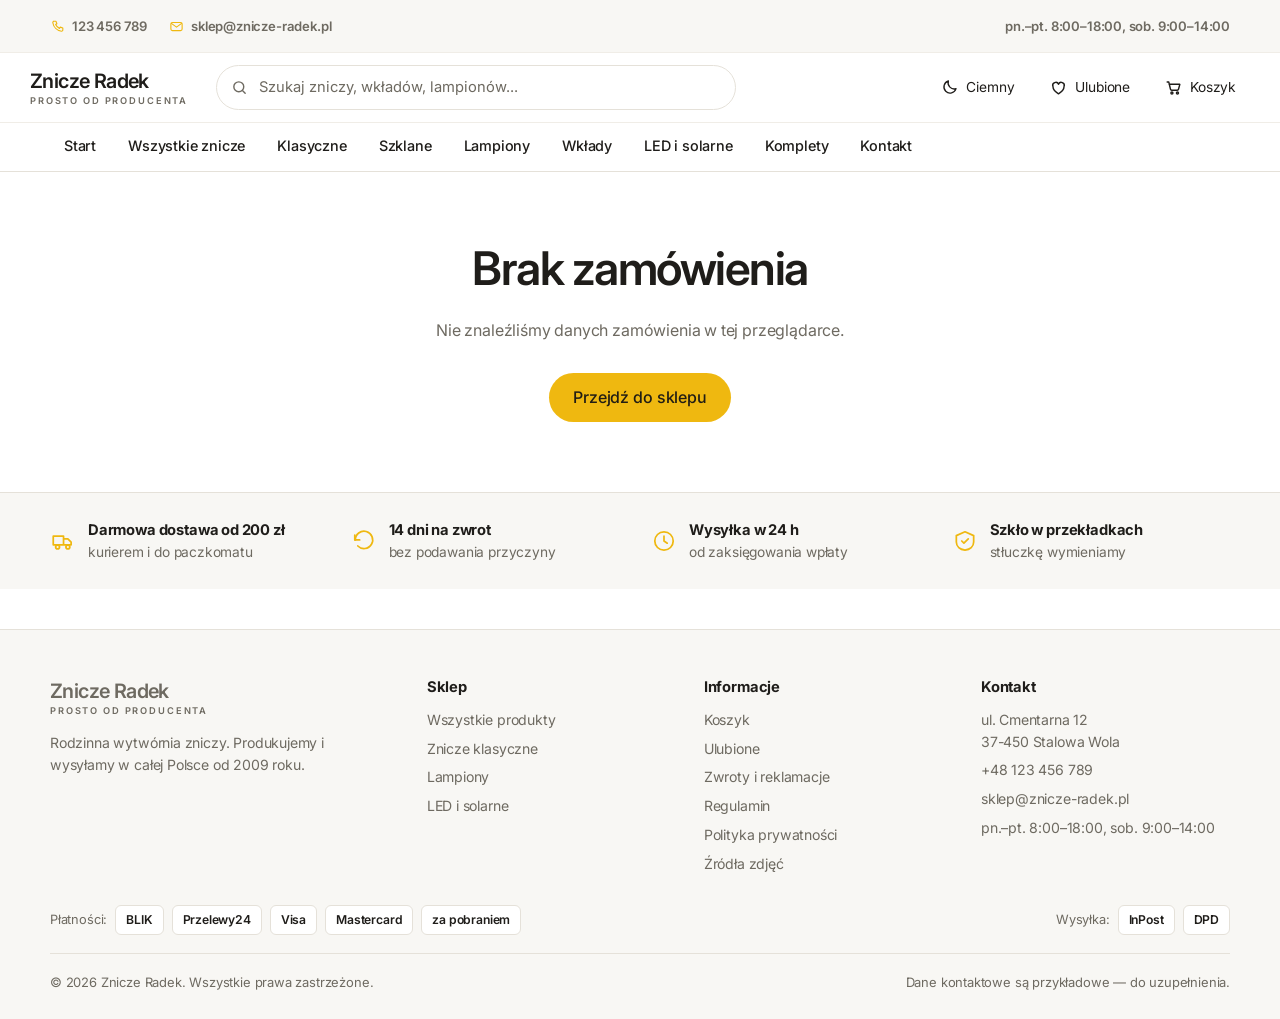
<file: potwierdzenie.html>
<!doctype html>
<html lang="pl">
<head>
<meta charset="utf-8">
<meta name="viewport" content="width=device-width,initial-scale=1">
<title>Zamówienie przyjęte | Znicze Radek</title>
<meta name="robots" content="noindex">
<link rel="preconnect" href="https://fonts.googleapis.com"><link rel="preconnect" href="https://fonts.gstatic.com" crossorigin><link href="https://fonts.googleapis.com/css2?family=Inter:wght@400;500;600&display=swap" rel="stylesheet"><link rel="stylesheet" href="css/style.css?v=202610211834">
<script>
  (function(){
    var m = null;
    try { m = localStorage.getItem('zradek_motyw') || localStorage.getItem('tompar_motyw') || localStorage.getItem('lumen_motyw'); } catch(e){}
    if (!m) m = matchMedia('(prefers-color-scheme: dark)').matches ? 'dark' : 'light';
    document.documentElement.dataset.theme = m;
  })();
</script>
</head>
<body>
<div class="topbar">
  <div class="wrap">
    <a href="tel:+48123456789"><svg viewBox="0 0 24 24" fill="none" stroke="currentColor" stroke-width="1.8" stroke-linecap="round" stroke-linejoin="round" aria-hidden="true"><path d="M6.5 3.5h3l1.5 4-2 1.4a12 12 0 0 0 6.1 6.1l1.4-2 4 1.5v3a2 2 0 0 1-2.2 2A16.5 16.5 0 0 1 4.5 5.7 2 2 0 0 1 6.5 3.5Z"/></svg>123 456 789</a>
    <a href="mailto:sklep@znicze-radek.pl"><svg viewBox="0 0 24 24" fill="none" stroke="currentColor" stroke-width="1.8" stroke-linecap="round" stroke-linejoin="round" aria-hidden="true"><rect x="3" y="5.5" width="18" height="13" rx="2.5"/><path d="m3.8 7 8.2 6 8.2-6"/></svg>sklep@znicze-radek.pl</a>
    <span class="topbar-godziny">pn.–pt. 8:00–18:00, sob. 9:00–14:00</span>
  </div>
</div>
<header class="site">
  <div class="wrap head-main">
    <a class="logo" href="index.html"><span>Znicze Radek<small>prosto od producenta</small></span></a>
    <form class="search" data-search role="search">
      <svg class="search-ico" viewBox="0 0 24 24" fill="none" stroke="currentColor" stroke-width="2" stroke-linecap="round" aria-hidden="true"><circle cx="11" cy="11" r="7"/><path d="m20 20-3.5-3.5"/></svg>
      <input type="search" name="q" placeholder="Szukaj zniczy, wkładów, lampionów..." aria-label="Szukaj w sklepie">
      <button type="submit" class="search-go" aria-label="Szukaj">Szukaj</button>
    </form>
    <div class="head-actions">
      <button class="icon-btn" data-theme-toggle aria-label="Zmień motyw"><span class="ikona"></span><span class="etykieta">Ciemny</span></button>
      <a class="icon-btn fav-btn" href="ulubione.html" aria-label="Ulubione">
        <svg viewBox="0 0 24 24" fill="none" stroke="currentColor" stroke-width="1.8" stroke-linejoin="round" aria-hidden="true"><path d="M12 20s-7-4.4-7-9.3A3.7 3.7 0 0 1 12 8a3.7 3.7 0 0 1 7 2.7C19 15.6 12 20 12 20Z"/></svg>
        <span>Ulubione</span> <span class="badge" data-fav-count style="display:none">0</span></a>
      <a class="icon-btn" href="koszyk.html" aria-label="Koszyk">
        <svg viewBox="0 0 24 24" fill="none" stroke="currentColor" stroke-width="1.8" stroke-linecap="round" stroke-linejoin="round" aria-hidden="true"><path d="M4 5h2l2.2 9.2a1.6 1.6 0 0 0 1.6 1.2h6.9a1.6 1.6 0 0 0 1.6-1.2L20 8H6.4"/><circle cx="10" cy="19" r="1.3"/><circle cx="17" cy="19" r="1.3"/></svg>
        <span>Koszyk</span> <span class="badge" data-cart-count style="display:none">0</span></a>
    </div>
  </div>
  <nav class="catbar">
    <div class="wrap">
      <a href="index.html">Start</a>
      <a href="sklep.html">Wszystkie znicze</a>
      <a href="sklep.html#znicze">Klasyczne</a>
      <a href="sklep.html#szklane">Szklane</a>
      <a href="sklep.html#lampiony">Lampiony</a>
      <a href="sklep.html#wklady">Wkłady</a>
      <a href="sklep.html#led">LED i solarne</a>
      <a href="sklep.html#komplety">Komplety</a>
      <a href="index.html#kontakt">Kontakt</a>
    </div>
  </nav>
</header>
<main><div class="wrap"><div class="done" id="done"></div></div></main>
<section class="zalety">
  <div class="wrap">
    <div class="zaleta"><svg viewBox="0 0 24 24" fill="none" stroke="currentColor" stroke-width="1.6" stroke-linecap="round" stroke-linejoin="round" aria-hidden="true"><path d="M3 7.5h9.5v8H3zM12.5 10h4l3 3v2.5h-7z"/><circle cx="7" cy="17.5" r="1.8"/><circle cx="16.5" cy="17.5" r="1.8"/></svg><span><b>Darmowa dostawa od 200 zł</b>kurierem i do paczkomatu</span></div>
    <div class="zaleta"><svg viewBox="0 0 24 24" fill="none" stroke="currentColor" stroke-width="1.6" stroke-linecap="round" stroke-linejoin="round" aria-hidden="true"><path d="M4 11a8 8 0 1 1 2.3 5.6"/><path d="M3.5 6.5V11H8"/></svg><span><b>14 dni na zwrot</b>bez podawania przyczyny</span></div>
    <div class="zaleta"><svg viewBox="0 0 24 24" fill="none" stroke="currentColor" stroke-width="1.6" stroke-linecap="round" stroke-linejoin="round" aria-hidden="true"><circle cx="12" cy="12" r="8.5"/><path d="M12 7.5V12l3 2"/></svg><span><b>Wysyłka w 24 h</b>od zaksięgowania wpłaty</span></div>
    <div class="zaleta"><svg viewBox="0 0 24 24" fill="none" stroke="currentColor" stroke-width="1.6" stroke-linecap="round" stroke-linejoin="round" aria-hidden="true"><path d="M12 3.5 20 7v6c0 4-3.4 6.8-8 7.5-4.6-.7-8-3.5-8-7.5V7Z"/><path d="m9 12 2 2 4-4"/></svg><span><b>Szkło w przekładkach</b>stłuczkę wymieniamy</span></div>
  </div>
</section>
<footer class="site" id="kontakt">
  <div class="wrap">
    <div class="cols">
      <div>
        <a class="logo" href="index.html"><span>Znicze Radek<small>prosto od producenta</small></span></a>
        <p style="max-width:34ch;margin-top:14px">Rodzinna wytwórnia zniczy. Produkujemy i wysyłamy w całej Polsce od 2009 roku.</p>
      </div>
      <div><h4>Sklep</h4><ul>
        <li><a href="sklep.html">Wszystkie produkty</a></li>
        <li><a href="sklep.html#znicze">Znicze klasyczne</a></li>
        <li><a href="sklep.html#lampiony">Lampiony</a></li>
        <li><a href="sklep.html#led">LED i solarne</a></li>
      </ul></div>
      <div><h4>Informacje</h4><ul>
        <li><a href="koszyk.html">Koszyk</a></li>
        <li><a href="ulubione.html">Ulubione</a></li>
        <li><a href="zwroty.html">Zwroty i reklamacje</a></li>
        <li><a href="regulamin.html">Regulamin</a></li>
        <li><a href="polityka-prywatnosci.html">Polityka prywatności</a></li>
        <li><a href="zrodla-zdjec.html">Źródła zdjęć</a></li>
      </ul></div>
      <div><h4>Kontakt</h4><ul>
        <li>ul. Cmentarna 12<br>37-450 Stalowa Wola</li>
        <li><a href="tel:+48123456789">+48 123 456 789</a></li>
        <li><a href="mailto:sklep@znicze-radek.pl">sklep@znicze-radek.pl</a></li>
        <li>pn.–pt. 8:00–18:00, sob. 9:00–14:00</li>
      </ul></div>
    </div>
    <div class="platnosci">
      <span>Płatności:</span>
      <i>BLIK</i><i>Przelewy24</i><i>Visa</i><i>Mastercard</i><i>za pobraniem</i>
      <span style="margin-left:auto">Wysyłka:</span>
      <i>InPost</i><i>DPD</i>
    </div>
    <div class="copy">
      <span>© 2026 Znicze Radek. Wszystkie prawa zastrzeżone.</span>
      <span>Dane kontaktowe są przykładowe — do uzupełnienia.</span>
    </div>
  </div>
</footer>
<script src="js/shop.js?v=202610211834"></script>
<script>
const z = JSON.parse(localStorage.getItem('zradek_zamowienie') || 'null');
const box = document.querySelector('#done');

if (!z){
  box.innerHTML = `<h1>Brak zamówienia</h1>
    <p class="muted">Nie znaleźliśmy danych zamówienia w tej przeglądarce.</p>
    <a class="btn" href="sklep.html" style="margin-top:14px">Przejdź do sklepu</a>`;
} else {
  box.innerHTML = `
    <div class="ok">✓</div>
    <h1>Dziękujemy za zamówienie</h1>
    <p class="muted">Numer zamówienia <strong style="color:var(--gold)">${z.numer}</strong>.
       Potwierdzenie wysłaliśmy na ${z.klient.email}.</p>

    <div class="recap">
      <h3 style="margin-top:0">Co zamówiłeś</h3>
      ${z.pozycje.map(p => `<div class="sum-line"><span>${p.nazwa} × ${p.ile}</span><strong>${zl(p.suma)}</strong></div>`).join('')}
      <div class="sum-line"><span>${z.dostawa.nazwa}${z.dostawa.paczkomat ? ' — ' + z.dostawa.paczkomat : ''}</span>
        <strong>${z.dostawa.cena ? zl(z.dostawa.cena) : 'gratis'}</strong></div>
      <div class="sum-total"><span>Razem</span><span>${zl(z.razem)}</span></div>

      <h3 style="margin:26px 0 8px">Dostawa</h3>
      <p class="muted" style="margin:0">
        ${z.klient.imie} ${z.klient.nazwisko}<br>
        ${z.adres.ulica}<br>${z.adres.kod} ${z.adres.miasto}, ${z.adres.kraj}<br>
        tel. ${z.klient.telefon}
      </p>
      ${z.firma ? `<p class="muted" style="margin:10px 0 0">Faktura: ${z.firma.nazwa}, NIP ${z.firma.nip}</p>` : ''}

      <h3 style="margin:26px 0 8px">Płatność</h3>
      <p class="muted" style="margin:0">${z.platnosc} — ${z.platnosc === 'Za pobraniem'
        ? 'zapłacisz kurierowi przy odbiorze.'
        : 'w wersji produkcyjnej nastąpiłoby tu przekierowanie do operatora płatności.'}</p>

      ${z.uwagi ? `<h3 style="margin:26px 0 8px">Uwagi</h3><p class="muted" style="margin:0">${z.uwagi}</p>` : ''}
      <p class="muted" style="font-size:.82rem;margin:22px 0 0">Zamówienie złożone ${z.data}.</p>
    </div>

    <div class="btn-row" style="justify-content:center">
      <a class="btn" href="sklep.html">Wróć do sklepu</a>
      <button class="btn ghost" onclick="window.print()">Drukuj potwierdzenie</button>
    </div>`;
}
</script>
</body>
</html>
</file>
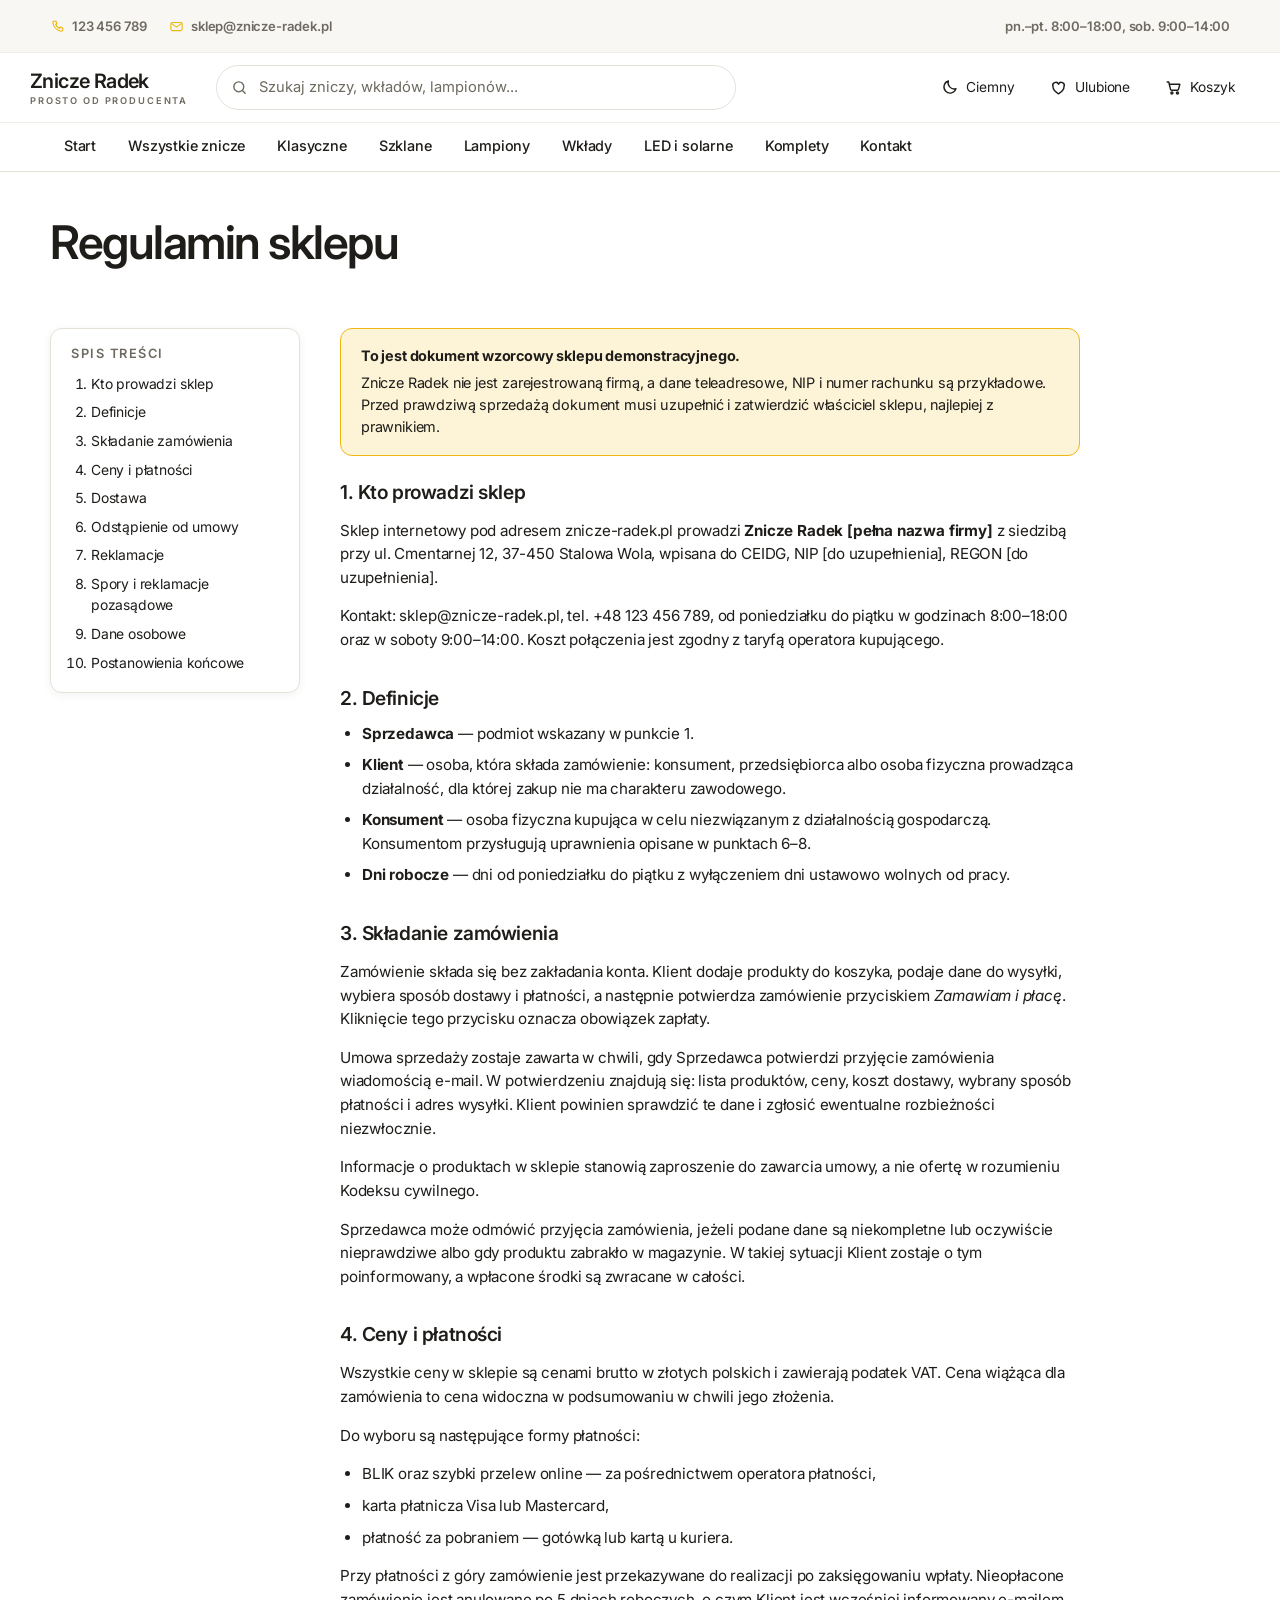
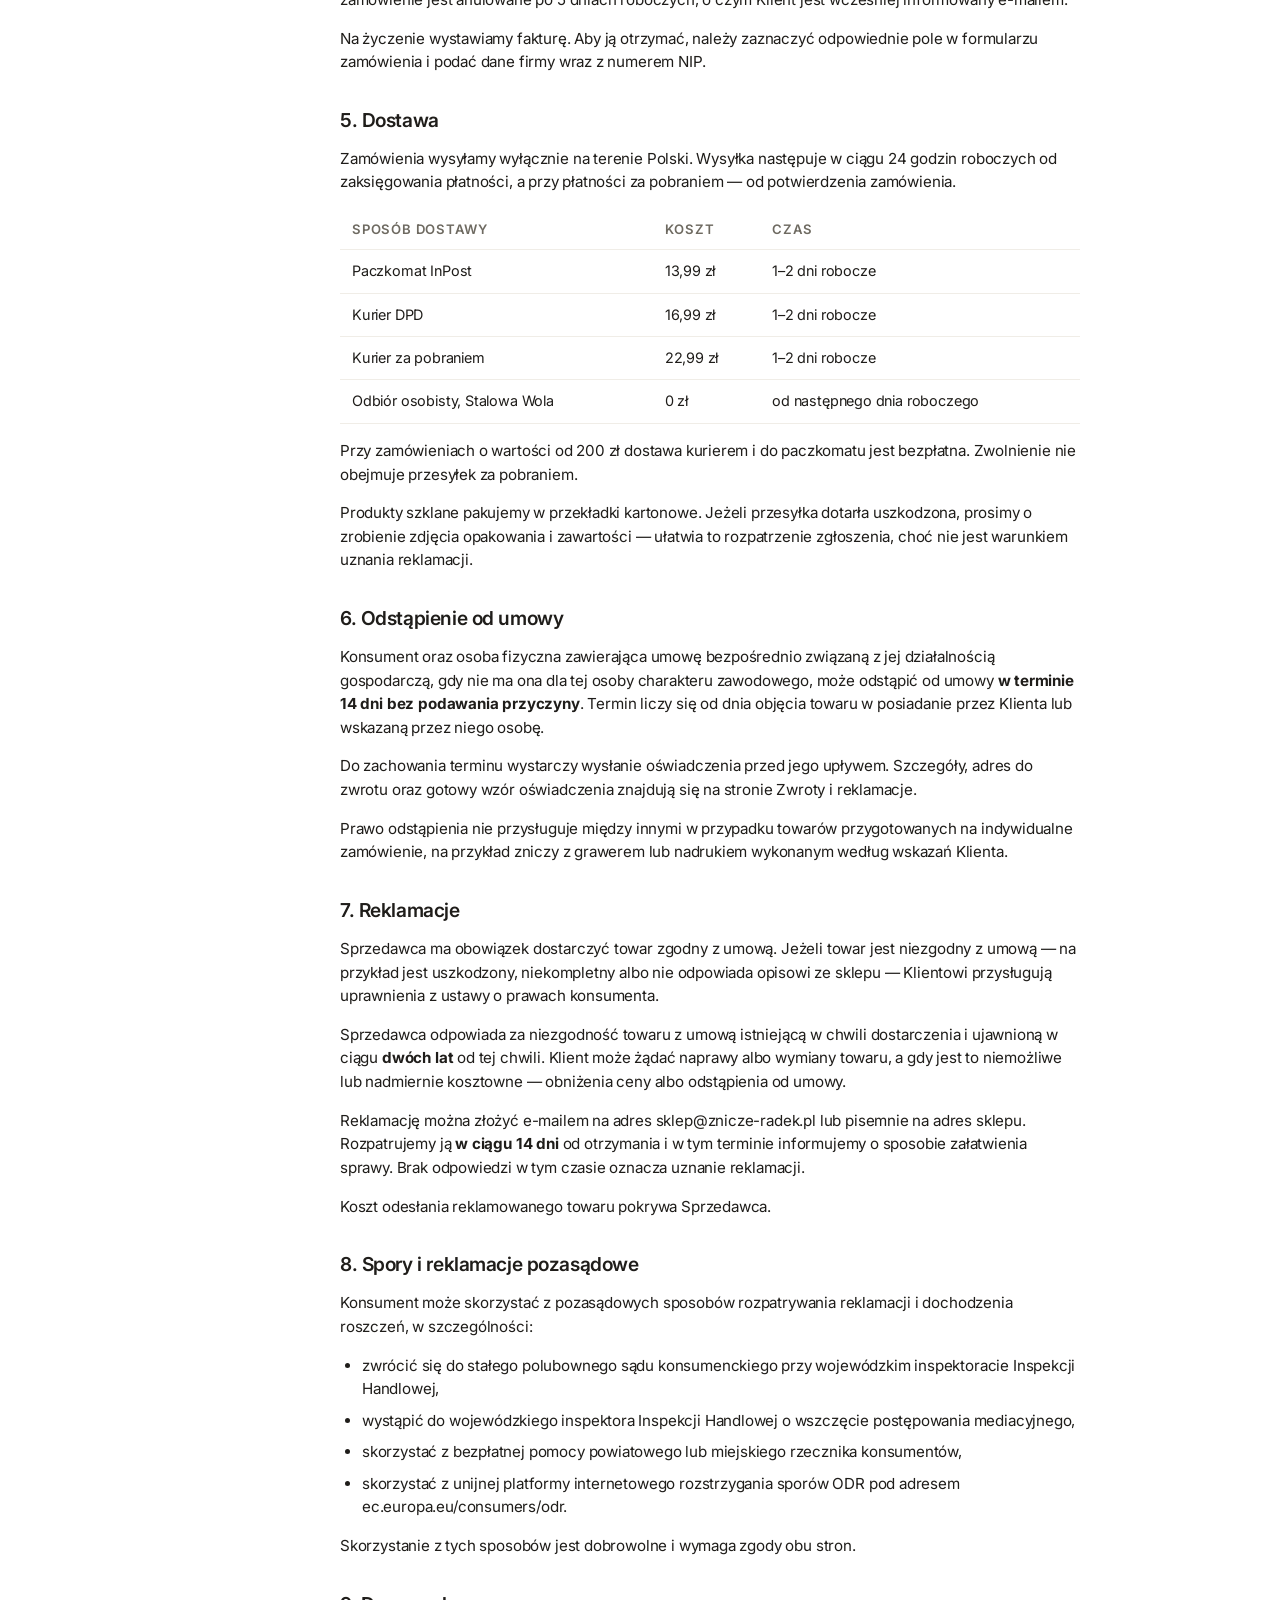
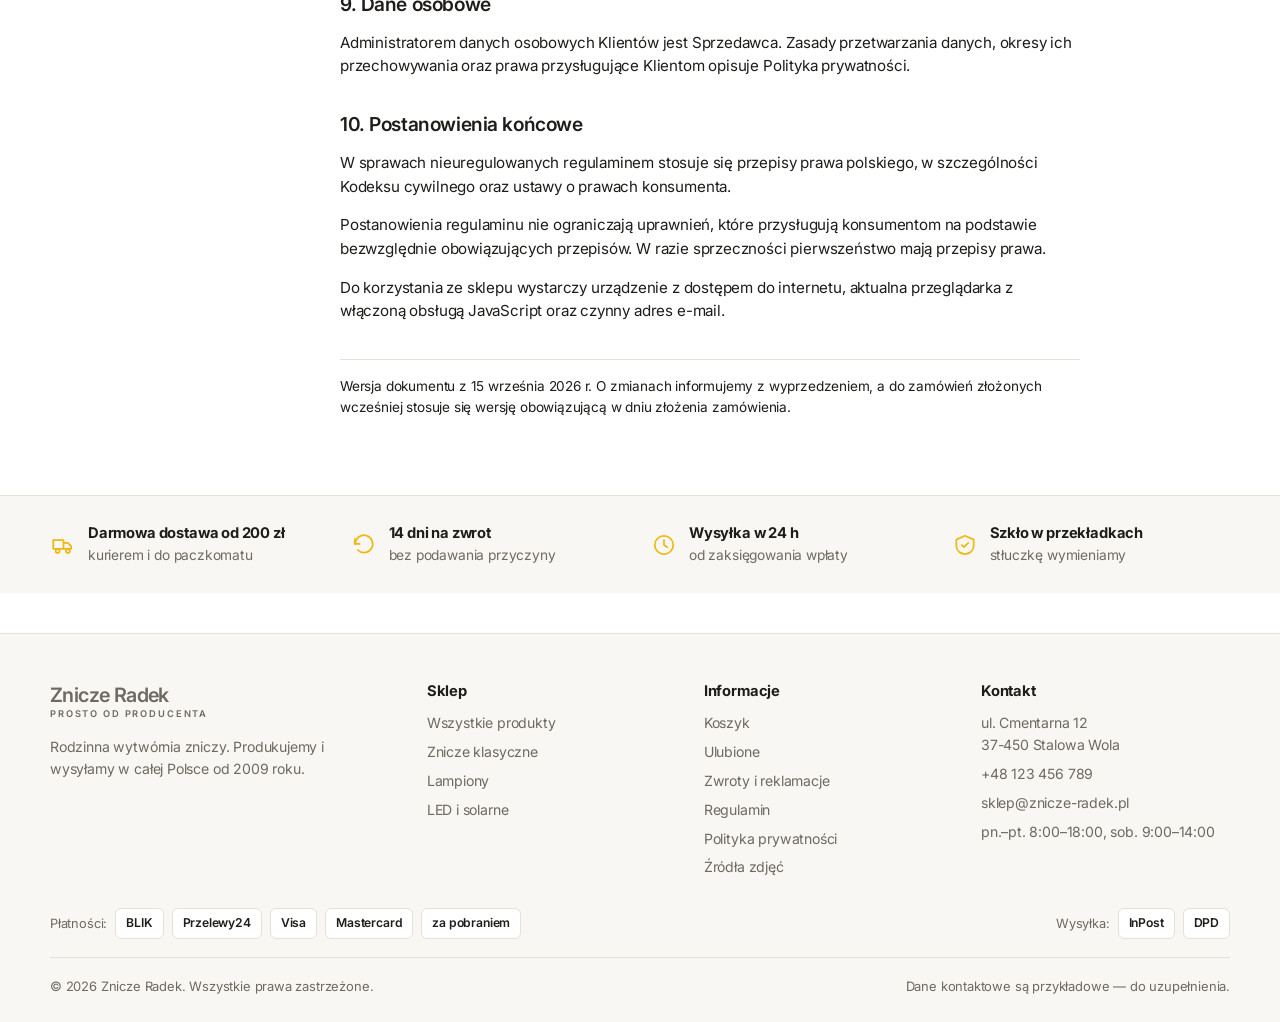
<file: regulamin.html>
<!doctype html>
<html lang="pl">
<head>
<meta charset="utf-8">
<meta name="viewport" content="width=device-width,initial-scale=1">
<title>Regulamin sklepu | Znicze Radek</title>
<meta name="description" content="Regulamin sklepu internetowego Znicze Radek: zamówienia, ceny, dostawa, odstąpienie od umowy, reklamacje.">
<link rel="preconnect" href="https://fonts.googleapis.com"><link rel="preconnect" href="https://fonts.gstatic.com" crossorigin><link href="https://fonts.googleapis.com/css2?family=Inter:wght@400;500;600&display=swap" rel="stylesheet"><link rel="stylesheet" href="css/style.css?v=202610211834">
<script>
  (function(){
    var m = null;
    try { m = localStorage.getItem('zradek_motyw') || localStorage.getItem('tompar_motyw') || localStorage.getItem('lumen_motyw'); } catch(e){}
    if (!m) m = matchMedia('(prefers-color-scheme: dark)').matches ? 'dark' : 'light';
    document.documentElement.dataset.theme = m;
  })();
</script>
</head>
<body>
<div class="topbar">
  <div class="wrap">
    <a href="tel:+48123456789"><svg viewBox="0 0 24 24" fill="none" stroke="currentColor" stroke-width="1.8" stroke-linecap="round" stroke-linejoin="round" aria-hidden="true"><path d="M6.5 3.5h3l1.5 4-2 1.4a12 12 0 0 0 6.1 6.1l1.4-2 4 1.5v3a2 2 0 0 1-2.2 2A16.5 16.5 0 0 1 4.5 5.7 2 2 0 0 1 6.5 3.5Z"/></svg>123 456 789</a>
    <a href="mailto:sklep@znicze-radek.pl"><svg viewBox="0 0 24 24" fill="none" stroke="currentColor" stroke-width="1.8" stroke-linecap="round" stroke-linejoin="round" aria-hidden="true"><rect x="3" y="5.5" width="18" height="13" rx="2.5"/><path d="m3.8 7 8.2 6 8.2-6"/></svg>sklep@znicze-radek.pl</a>
    <span class="topbar-godziny">pn.–pt. 8:00–18:00, sob. 9:00–14:00</span>
  </div>
</div>
<header class="site">
  <div class="wrap head-main">
    <a class="logo" href="index.html"><span>Znicze Radek<small>prosto od producenta</small></span></a>
    <form class="search" data-search role="search">
      <svg class="search-ico" viewBox="0 0 24 24" fill="none" stroke="currentColor" stroke-width="2" stroke-linecap="round" aria-hidden="true"><circle cx="11" cy="11" r="7"/><path d="m20 20-3.5-3.5"/></svg>
      <input type="search" name="q" placeholder="Szukaj zniczy, wkładów, lampionów..." aria-label="Szukaj w sklepie">
      <button type="submit" class="search-go" aria-label="Szukaj">Szukaj</button>
    </form>
    <div class="head-actions">
      <button class="icon-btn" data-theme-toggle aria-label="Zmień motyw"><span class="ikona"></span><span class="etykieta">Ciemny</span></button>
      <a class="icon-btn fav-btn" href="ulubione.html" aria-label="Ulubione">
        <svg viewBox="0 0 24 24" fill="none" stroke="currentColor" stroke-width="1.8" stroke-linejoin="round" aria-hidden="true"><path d="M12 20s-7-4.4-7-9.3A3.7 3.7 0 0 1 12 8a3.7 3.7 0 0 1 7 2.7C19 15.6 12 20 12 20Z"/></svg>
        <span>Ulubione</span> <span class="badge" data-fav-count style="display:none">0</span></a>
      <a class="icon-btn" href="koszyk.html" aria-label="Koszyk">
        <svg viewBox="0 0 24 24" fill="none" stroke="currentColor" stroke-width="1.8" stroke-linecap="round" stroke-linejoin="round" aria-hidden="true"><path d="M4 5h2l2.2 9.2a1.6 1.6 0 0 0 1.6 1.2h6.9a1.6 1.6 0 0 0 1.6-1.2L20 8H6.4"/><circle cx="10" cy="19" r="1.3"/><circle cx="17" cy="19" r="1.3"/></svg>
        <span>Koszyk</span> <span class="badge" data-cart-count style="display:none">0</span></a>
    </div>
  </div>
  <nav class="catbar">
    <div class="wrap">
      <a href="index.html">Start</a>
      <a href="sklep.html">Wszystkie znicze</a>
      <a href="sklep.html#znicze">Klasyczne</a>
      <a href="sklep.html#szklane">Szklane</a>
      <a href="sklep.html#lampiony">Lampiony</a>
      <a href="sklep.html#wklady">Wkłady</a>
      <a href="sklep.html#led">LED i solarne</a>
      <a href="sklep.html#komplety">Komplety</a>
      <a href="index.html#kontakt">Kontakt</a>
    </div>
  </nav>
</header>
<main>
<section style="padding-top:44px">
  <div class="wrap">
    <h1>Regulamin sklepu</h1>
    <div class="dok-layout">
      <aside class="dok-spis">
        <h3>Spis treści</h3>
        <ol>
        <li><a href="#kto">Kto prowadzi sklep</a></li>
        <li><a href="#definicje">Definicje</a></li>
        <li><a href="#zamowienie">Składanie zamówienia</a></li>
        <li><a href="#ceny">Ceny i płatności</a></li>
        <li><a href="#dostawa">Dostawa</a></li>
        <li><a href="#odstapienie">Odstąpienie od umowy</a></li>
        <li><a href="#reklamacje">Reklamacje</a></li>
        <li><a href="#spory">Spory i reklamacje pozasądowe</a></li>
        <li><a href="#dane">Dane osobowe</a></li>
        <li><a href="#koncowe">Postanowienia końcowe</a></li>
        </ol>
      </aside>
      <article class="dok">
      <div class="dok-uwaga">
        <strong>To jest dokument wzorcowy sklepu demonstracyjnego.</strong>
        Znicze Radek nie jest zarejestrowaną firmą, a dane teleadresowe, NIP i numer rachunku są przykładowe.
        Przed prawdziwą sprzedażą dokument musi uzupełnić i zatwierdzić właściciel sklepu, najlepiej z prawnikiem.
      </div>

        <h2 id="kto">1. Kto prowadzi sklep</h2>
        <p>Sklep internetowy pod adresem znicze-radek.pl prowadzi <strong>Znicze Radek [pełna nazwa firmy]</strong> z siedzibą przy ul. Cmentarnej 12, 37-450 Stalowa Wola, wpisana do CEIDG, NIP [do uzupełnienia], REGON [do uzupełnienia].</p>
        <p>Kontakt: <a href="mailto:sklep@znicze-radek.pl">sklep@znicze-radek.pl</a>, tel. +48 123 456 789, od poniedziałku do piątku w godzinach 8:00–18:00 oraz w soboty 9:00–14:00. Koszt połączenia jest zgodny z taryfą operatora kupującego.</p>

        <h2 id="definicje">2. Definicje</h2>
        <ul>
          <li><strong>Sprzedawca</strong> — podmiot wskazany w punkcie 1.</li>
          <li><strong>Klient</strong> — osoba, która składa zamówienie: konsument, przedsiębiorca albo osoba fizyczna prowadząca działalność, dla której zakup nie ma charakteru zawodowego.</li>
          <li><strong>Konsument</strong> — osoba fizyczna kupująca w celu niezwiązanym z działalnością gospodarczą. Konsumentom przysługują uprawnienia opisane w punktach 6–8.</li>
          <li><strong>Dni robocze</strong> — dni od poniedziałku do piątku z wyłączeniem dni ustawowo wolnych od pracy.</li>
        </ul>

        <h2 id="zamowienie">3. Składanie zamówienia</h2>
        <p>Zamówienie składa się bez zakładania konta. Klient dodaje produkty do koszyka, podaje dane do wysyłki, wybiera sposób dostawy i płatności, a następnie potwierdza zamówienie przyciskiem <em>Zamawiam i płacę</em>. Kliknięcie tego przycisku oznacza obowiązek zapłaty.</p>
        <p>Umowa sprzedaży zostaje zawarta w chwili, gdy Sprzedawca potwierdzi przyjęcie zamówienia wiadomością e-mail. W potwierdzeniu znajdują się: lista produktów, ceny, koszt dostawy, wybrany sposób płatności i adres wysyłki. Klient powinien sprawdzić te dane i zgłosić ewentualne rozbieżności niezwłocznie.</p>
        <p>Informacje o produktach w sklepie stanowią zaproszenie do zawarcia umowy, a nie ofertę w rozumieniu Kodeksu cywilnego.</p>
        <p>Sprzedawca może odmówić przyjęcia zamówienia, jeżeli podane dane są niekompletne lub oczywiście nieprawdziwe albo gdy produktu zabrakło w magazynie. W takiej sytuacji Klient zostaje o tym poinformowany, a wpłacone środki są zwracane w całości.</p>

        <h2 id="ceny">4. Ceny i płatności</h2>
        <p>Wszystkie ceny w sklepie są cenami brutto w złotych polskich i zawierają podatek VAT. Cena wiążąca dla zamówienia to cena widoczna w podsumowaniu w chwili jego złożenia.</p>
        <p>Do wyboru są następujące formy płatności:</p>
        <ul>
          <li>BLIK oraz szybki przelew online — za pośrednictwem operatora płatności,</li>
          <li>karta płatnicza Visa lub Mastercard,</li>
          <li>płatność za pobraniem — gotówką lub kartą u kuriera.</li>
        </ul>
        <p>Przy płatności z góry zamówienie jest przekazywane do realizacji po zaksięgowaniu wpłaty. Nieopłacone zamówienie jest anulowane po 5 dniach roboczych, o czym Klient jest wcześniej informowany e-mailem.</p>
        <p>Na życzenie wystawiamy fakturę. Aby ją otrzymać, należy zaznaczyć odpowiednie pole w formularzu zamówienia i podać dane firmy wraz z numerem NIP.</p>

        <h2 id="dostawa">5. Dostawa</h2>
        <p>Zamówienia wysyłamy wyłącznie na terenie Polski. Wysyłka następuje w ciągu 24 godzin roboczych od zaksięgowania płatności, a przy płatności za pobraniem — od potwierdzenia zamówienia.</p>
        <table>
          <tr><th>Sposób dostawy</th><th>Koszt</th><th>Czas</th></tr>
          <tr><td>Paczkomat InPost</td><td>13,99 zł</td><td>1–2 dni robocze</td></tr>
          <tr><td>Kurier DPD</td><td>16,99 zł</td><td>1–2 dni robocze</td></tr>
          <tr><td>Kurier za pobraniem</td><td>22,99 zł</td><td>1–2 dni robocze</td></tr>
          <tr><td>Odbiór osobisty, Stalowa Wola</td><td>0 zł</td><td>od następnego dnia roboczego</td></tr>
        </table>
        <p>Przy zamówieniach o wartości od 200 zł dostawa kurierem i do paczkomatu jest bezpłatna. Zwolnienie nie obejmuje przesyłek za pobraniem.</p>
        <p>Produkty szklane pakujemy w przekładki kartonowe. Jeżeli przesyłka dotarła uszkodzona, prosimy o zrobienie zdjęcia opakowania i zawartości — ułatwia to rozpatrzenie zgłoszenia, choć nie jest warunkiem uznania reklamacji.</p>

        <h2 id="odstapienie">6. Odstąpienie od umowy</h2>
        <p>Konsument oraz osoba fizyczna zawierająca umowę bezpośrednio związaną z jej działalnością gospodarczą, gdy nie ma ona dla tej osoby charakteru zawodowego, może odstąpić od umowy <strong>w terminie 14 dni bez podawania przyczyny</strong>. Termin liczy się od dnia objęcia towaru w posiadanie przez Klienta lub wskazaną przez niego osobę.</p>
        <p>Do zachowania terminu wystarczy wysłanie oświadczenia przed jego upływem. Szczegóły, adres do zwrotu oraz gotowy wzór oświadczenia znajdują się na stronie <a href="zwroty.html">Zwroty i reklamacje</a>.</p>
        <p>Prawo odstąpienia nie przysługuje między innymi w przypadku towarów przygotowanych na indywidualne zamówienie, na przykład zniczy z grawerem lub nadrukiem wykonanym według wskazań Klienta.</p>

        <h2 id="reklamacje">7. Reklamacje</h2>
        <p>Sprzedawca ma obowiązek dostarczyć towar zgodny z umową. Jeżeli towar jest niezgodny z umową — na przykład jest uszkodzony, niekompletny albo nie odpowiada opisowi ze sklepu — Klientowi przysługują uprawnienia z ustawy o prawach konsumenta.</p>
        <p>Sprzedawca odpowiada za niezgodność towaru z umową istniejącą w chwili dostarczenia i ujawnioną w ciągu <strong>dwóch lat</strong> od tej chwili. Klient może żądać naprawy albo wymiany towaru, a gdy jest to niemożliwe lub nadmiernie kosztowne — obniżenia ceny albo odstąpienia od umowy.</p>
        <p>Reklamację można złożyć e-mailem na adres <a href="mailto:sklep@znicze-radek.pl">sklep@znicze-radek.pl</a> lub pisemnie na adres sklepu. Rozpatrujemy ją <strong>w ciągu 14 dni</strong> od otrzymania i w tym terminie informujemy o sposobie załatwienia sprawy. Brak odpowiedzi w tym czasie oznacza uznanie reklamacji.</p>
        <p>Koszt odesłania reklamowanego towaru pokrywa Sprzedawca.</p>

        <h2 id="spory">8. Spory i reklamacje pozasądowe</h2>
        <p>Konsument może skorzystać z pozasądowych sposobów rozpatrywania reklamacji i dochodzenia roszczeń, w szczególności:</p>
        <ul>
          <li>zwrócić się do stałego polubownego sądu konsumenckiego przy wojewódzkim inspektoracie Inspekcji Handlowej,</li>
          <li>wystąpić do wojewódzkiego inspektora Inspekcji Handlowej o wszczęcie postępowania mediacyjnego,</li>
          <li>skorzystać z bezpłatnej pomocy powiatowego lub miejskiego rzecznika konsumentów,</li>
          <li>skorzystać z unijnej platformy internetowego rozstrzygania sporów ODR pod adresem <a href="https://ec.europa.eu/consumers/odr" target="_blank" rel="noopener">ec.europa.eu/consumers/odr</a>.</li>
        </ul>
        <p>Skorzystanie z tych sposobów jest dobrowolne i wymaga zgody obu stron.</p>

        <h2 id="dane">9. Dane osobowe</h2>
        <p>Administratorem danych osobowych Klientów jest Sprzedawca. Zasady przetwarzania danych, okresy ich przechowywania oraz prawa przysługujące Klientom opisuje <a href="polityka-prywatnosci.html">Polityka prywatności</a>.</p>

        <h2 id="koncowe">10. Postanowienia końcowe</h2>
        <p>W sprawach nieuregulowanych regulaminem stosuje się przepisy prawa polskiego, w szczególności Kodeksu cywilnego oraz ustawy o prawach konsumenta.</p>
        <p>Postanowienia regulaminu nie ograniczają uprawnień, które przysługują konsumentom na podstawie bezwzględnie obowiązujących przepisów. W razie sprzeczności pierwszeństwo mają przepisy prawa.</p>
        <p>Do korzystania ze sklepu wystarczy urządzenie z dostępem do internetu, aktualna przeglądarka z włączoną obsługą JavaScript oraz czynny adres e-mail.</p>
 
        <p class="dok-data">Wersja dokumentu z 15 września 2026 r. O zmianach informujemy z wyprzedzeniem, a do zamówień złożonych wcześniej stosuje się wersję obowiązującą w dniu złożenia zamówienia.</p>
      </article>
    </div>
  </div>
</section>
</main>
<section class="zalety">
  <div class="wrap">
    <div class="zaleta"><svg viewBox="0 0 24 24" fill="none" stroke="currentColor" stroke-width="1.6" stroke-linecap="round" stroke-linejoin="round" aria-hidden="true"><path d="M3 7.5h9.5v8H3zM12.5 10h4l3 3v2.5h-7z"/><circle cx="7" cy="17.5" r="1.8"/><circle cx="16.5" cy="17.5" r="1.8"/></svg><span><b>Darmowa dostawa od 200 zł</b>kurierem i do paczkomatu</span></div>
    <div class="zaleta"><svg viewBox="0 0 24 24" fill="none" stroke="currentColor" stroke-width="1.6" stroke-linecap="round" stroke-linejoin="round" aria-hidden="true"><path d="M4 11a8 8 0 1 1 2.3 5.6"/><path d="M3.5 6.5V11H8"/></svg><span><b>14 dni na zwrot</b>bez podawania przyczyny</span></div>
    <div class="zaleta"><svg viewBox="0 0 24 24" fill="none" stroke="currentColor" stroke-width="1.6" stroke-linecap="round" stroke-linejoin="round" aria-hidden="true"><circle cx="12" cy="12" r="8.5"/><path d="M12 7.5V12l3 2"/></svg><span><b>Wysyłka w 24 h</b>od zaksięgowania wpłaty</span></div>
    <div class="zaleta"><svg viewBox="0 0 24 24" fill="none" stroke="currentColor" stroke-width="1.6" stroke-linecap="round" stroke-linejoin="round" aria-hidden="true"><path d="M12 3.5 20 7v6c0 4-3.4 6.8-8 7.5-4.6-.7-8-3.5-8-7.5V7Z"/><path d="m9 12 2 2 4-4"/></svg><span><b>Szkło w przekładkach</b>stłuczkę wymieniamy</span></div>
  </div>
</section>
<footer class="site" id="kontakt">
  <div class="wrap">
    <div class="cols">
      <div>
        <a class="logo" href="index.html"><span>Znicze Radek<small>prosto od producenta</small></span></a>
        <p style="max-width:34ch;margin-top:14px">Rodzinna wytwórnia zniczy. Produkujemy i wysyłamy w całej Polsce od 2009 roku.</p>
      </div>
      <div><h4>Sklep</h4><ul>
        <li><a href="sklep.html">Wszystkie produkty</a></li>
        <li><a href="sklep.html#znicze">Znicze klasyczne</a></li>
        <li><a href="sklep.html#lampiony">Lampiony</a></li>
        <li><a href="sklep.html#led">LED i solarne</a></li>
      </ul></div>
      <div><h4>Informacje</h4><ul>
        <li><a href="koszyk.html">Koszyk</a></li>
        <li><a href="ulubione.html">Ulubione</a></li>
        <li><a href="zwroty.html">Zwroty i reklamacje</a></li>
        <li><a href="regulamin.html">Regulamin</a></li>
        <li><a href="polityka-prywatnosci.html">Polityka prywatności</a></li>
        <li><a href="zrodla-zdjec.html">Źródła zdjęć</a></li>
      </ul></div>
      <div><h4>Kontakt</h4><ul>
        <li>ul. Cmentarna 12<br>37-450 Stalowa Wola</li>
        <li><a href="tel:+48123456789">+48 123 456 789</a></li>
        <li><a href="mailto:sklep@znicze-radek.pl">sklep@znicze-radek.pl</a></li>
        <li>pn.–pt. 8:00–18:00, sob. 9:00–14:00</li>
      </ul></div>
    </div>
    <div class="platnosci">
      <span>Płatności:</span>
      <i>BLIK</i><i>Przelewy24</i><i>Visa</i><i>Mastercard</i><i>za pobraniem</i>
      <span style="margin-left:auto">Wysyłka:</span>
      <i>InPost</i><i>DPD</i>
    </div>
    <div class="copy">
      <span>© 2026 Znicze Radek. Wszystkie prawa zastrzeżone.</span>
      <span>Dane kontaktowe są przykładowe — do uzupełnienia.</span>
    </div>
  </div>
</footer>
<script src="js/shop.js?v=202610211834"></script>
</body>
</html>
</file>
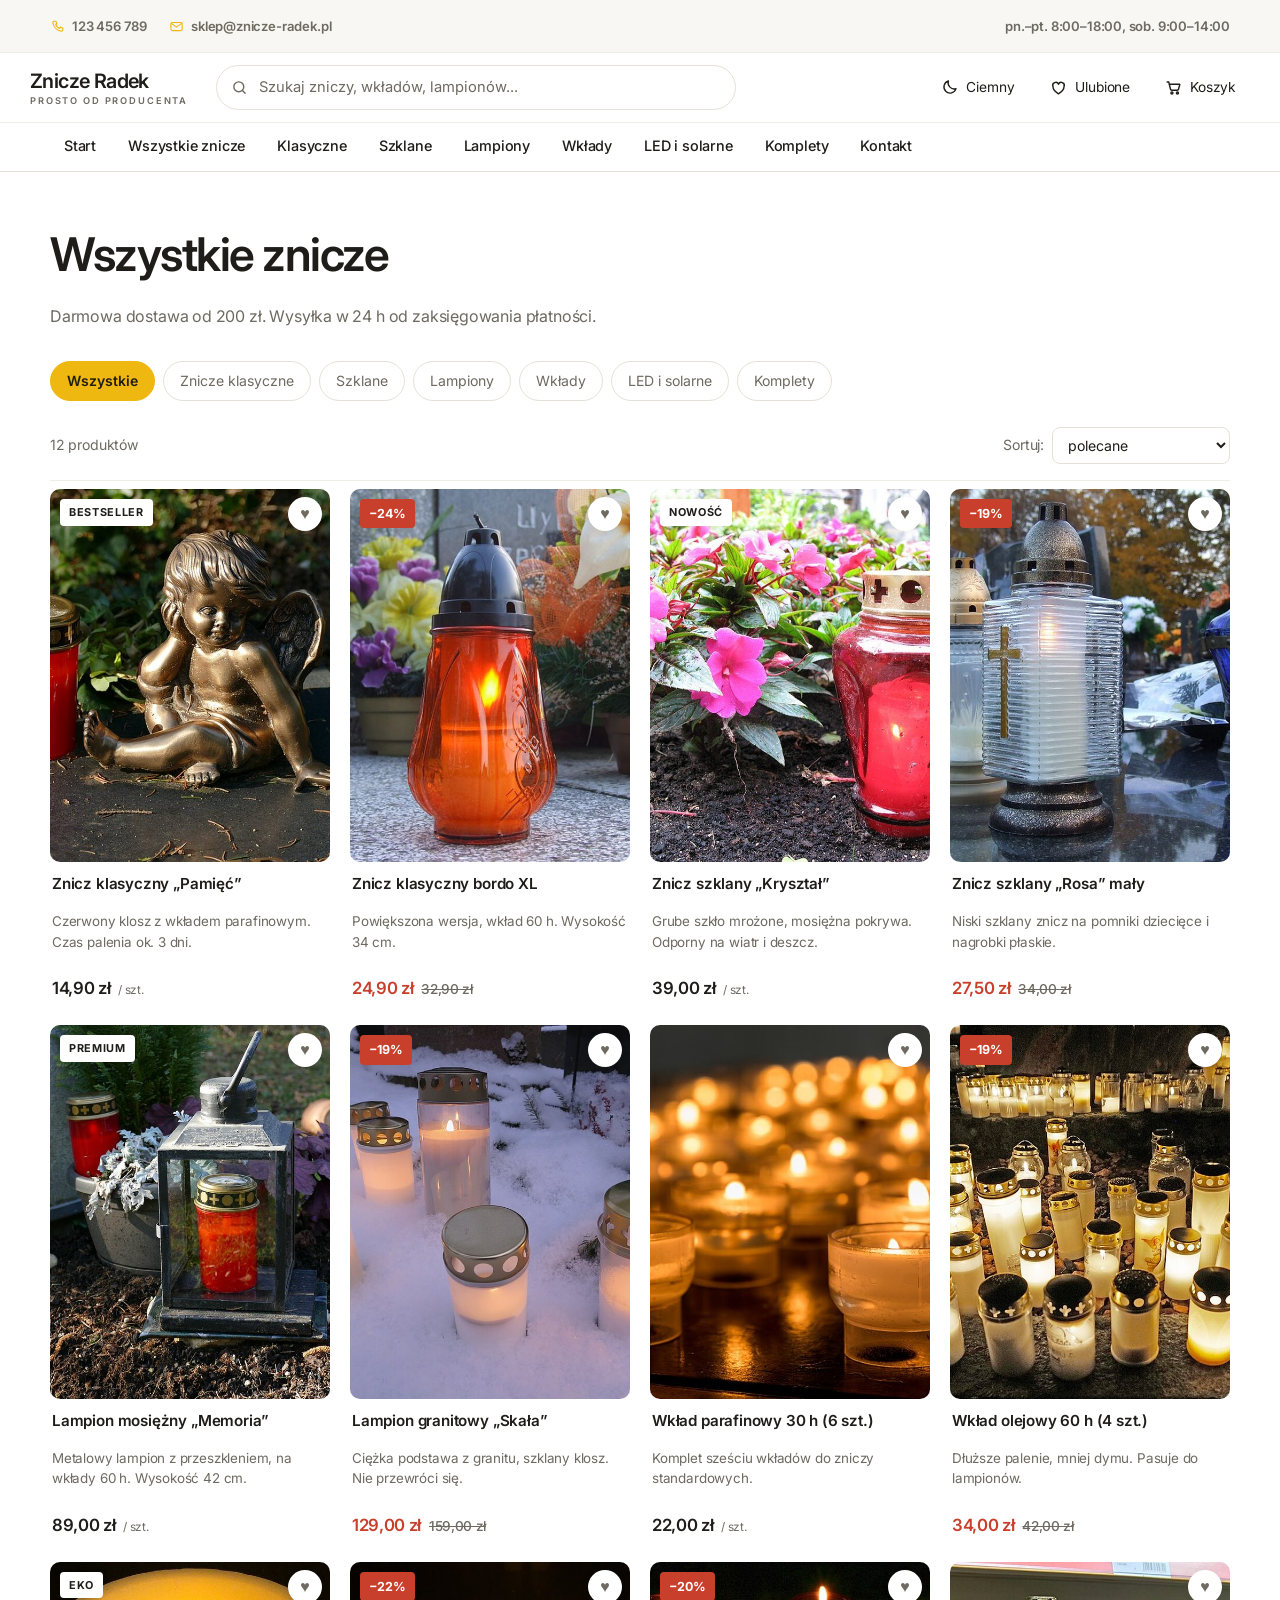
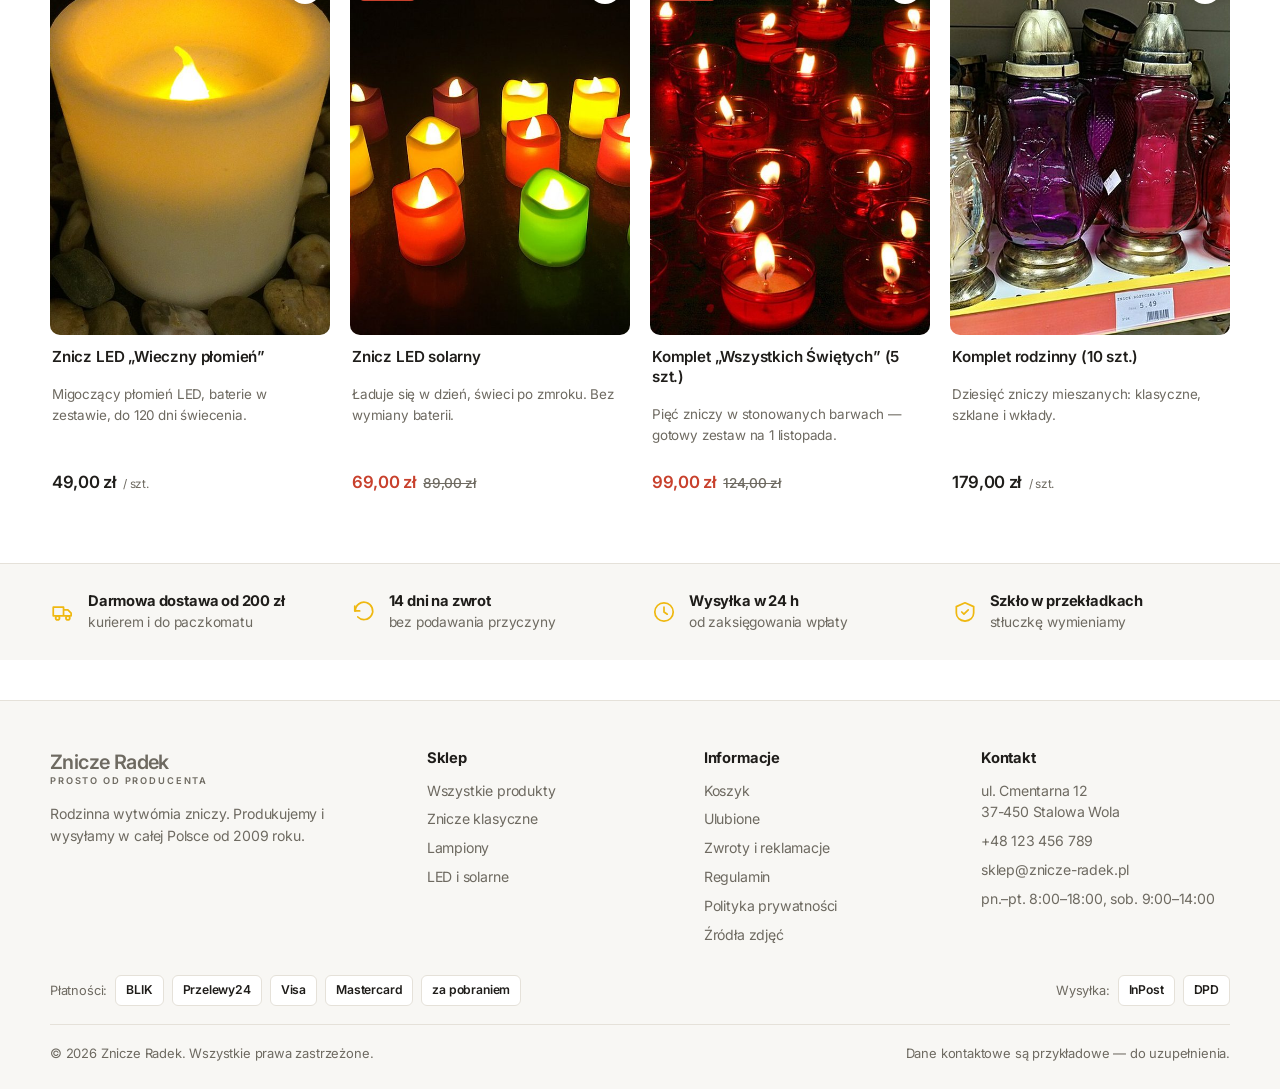
<file: sklep.html>
<!doctype html>
<html lang="pl">
<head>
<meta charset="utf-8">
<meta name="viewport" content="width=device-width,initial-scale=1">
<title>Sklep — znicze, lampiony, wkłady | Znicze Radek</title>
<meta name="description" content="Pełna oferta: znicze klasyczne i szklane, lampiony, wkłady parafinowe i olejowe, znicze LED oraz komplety.">
<link rel="preconnect" href="https://fonts.googleapis.com"><link rel="preconnect" href="https://fonts.gstatic.com" crossorigin><link href="https://fonts.googleapis.com/css2?family=Inter:wght@400;500;600&display=swap" rel="stylesheet"><link rel="stylesheet" href="css/style.css?v=202610211834">
<script>
  (function(){
    var m = null;
    try { m = localStorage.getItem('zradek_motyw') || localStorage.getItem('tompar_motyw') || localStorage.getItem('lumen_motyw'); } catch(e){}
    if (!m) m = matchMedia('(prefers-color-scheme: dark)').matches ? 'dark' : 'light';
    document.documentElement.dataset.theme = m;
  })();
</script>
</head>
<body>
<div class="topbar">
  <div class="wrap">
    <a href="tel:+48123456789"><svg viewBox="0 0 24 24" fill="none" stroke="currentColor" stroke-width="1.8" stroke-linecap="round" stroke-linejoin="round" aria-hidden="true"><path d="M6.5 3.5h3l1.5 4-2 1.4a12 12 0 0 0 6.1 6.1l1.4-2 4 1.5v3a2 2 0 0 1-2.2 2A16.5 16.5 0 0 1 4.5 5.7 2 2 0 0 1 6.5 3.5Z"/></svg>123 456 789</a>
    <a href="mailto:sklep@znicze-radek.pl"><svg viewBox="0 0 24 24" fill="none" stroke="currentColor" stroke-width="1.8" stroke-linecap="round" stroke-linejoin="round" aria-hidden="true"><rect x="3" y="5.5" width="18" height="13" rx="2.5"/><path d="m3.8 7 8.2 6 8.2-6"/></svg>sklep@znicze-radek.pl</a>
    <span class="topbar-godziny">pn.–pt. 8:00–18:00, sob. 9:00–14:00</span>
  </div>
</div>
<header class="site">
  <div class="wrap head-main">
    <a class="logo" href="index.html"><span>Znicze Radek<small>prosto od producenta</small></span></a>
    <form class="search" data-search role="search">
      <svg class="search-ico" viewBox="0 0 24 24" fill="none" stroke="currentColor" stroke-width="2" stroke-linecap="round" aria-hidden="true"><circle cx="11" cy="11" r="7"/><path d="m20 20-3.5-3.5"/></svg>
      <input type="search" name="q" placeholder="Szukaj zniczy, wkładów, lampionów..." aria-label="Szukaj w sklepie">
      <button type="submit" class="search-go" aria-label="Szukaj">Szukaj</button>
    </form>
    <div class="head-actions">
      <button class="icon-btn" data-theme-toggle aria-label="Zmień motyw"><span class="ikona"></span><span class="etykieta">Ciemny</span></button>
      <a class="icon-btn fav-btn" href="ulubione.html" aria-label="Ulubione">
        <svg viewBox="0 0 24 24" fill="none" stroke="currentColor" stroke-width="1.8" stroke-linejoin="round" aria-hidden="true"><path d="M12 20s-7-4.4-7-9.3A3.7 3.7 0 0 1 12 8a3.7 3.7 0 0 1 7 2.7C19 15.6 12 20 12 20Z"/></svg>
        <span>Ulubione</span> <span class="badge" data-fav-count style="display:none">0</span></a>
      <a class="icon-btn" href="koszyk.html" aria-label="Koszyk">
        <svg viewBox="0 0 24 24" fill="none" stroke="currentColor" stroke-width="1.8" stroke-linecap="round" stroke-linejoin="round" aria-hidden="true"><path d="M4 5h2l2.2 9.2a1.6 1.6 0 0 0 1.6 1.2h6.9a1.6 1.6 0 0 0 1.6-1.2L20 8H6.4"/><circle cx="10" cy="19" r="1.3"/><circle cx="17" cy="19" r="1.3"/></svg>
        <span>Koszyk</span> <span class="badge" data-cart-count style="display:none">0</span></a>
    </div>
  </div>
  <nav class="catbar">
    <div class="wrap">
      <a href="index.html">Start</a>
      <a href="sklep.html">Wszystkie znicze</a>
      <a href="sklep.html#znicze">Klasyczne</a>
      <a href="sklep.html#szklane">Szklane</a>
      <a href="sklep.html#lampiony">Lampiony</a>
      <a href="sklep.html#wklady">Wkłady</a>
      <a href="sklep.html#led">LED i solarne</a>
      <a href="sklep.html#komplety">Komplety</a>
      <a href="index.html#kontakt">Kontakt</a>
    </div>
  </nav>
</header>
<main>
<section style="padding-top:56px">
  <div class="wrap">
    <div class="section-head"><h1 id="naglowek-sklep">Wszystkie znicze</h1>
      <p class="muted">Darmowa dostawa od 200 zł. Wysyłka w 24 h od zaksięgowania płatności.</p></div>
    <div class="filters" id="filtry"></div>
    <div class="grid cols-4" id="lista-produktow"></div>
  </div>
</section>
</main>
<section class="zalety">
  <div class="wrap">
    <div class="zaleta"><svg viewBox="0 0 24 24" fill="none" stroke="currentColor" stroke-width="1.6" stroke-linecap="round" stroke-linejoin="round" aria-hidden="true"><path d="M3 7.5h9.5v8H3zM12.5 10h4l3 3v2.5h-7z"/><circle cx="7" cy="17.5" r="1.8"/><circle cx="16.5" cy="17.5" r="1.8"/></svg><span><b>Darmowa dostawa od 200 zł</b>kurierem i do paczkomatu</span></div>
    <div class="zaleta"><svg viewBox="0 0 24 24" fill="none" stroke="currentColor" stroke-width="1.6" stroke-linecap="round" stroke-linejoin="round" aria-hidden="true"><path d="M4 11a8 8 0 1 1 2.3 5.6"/><path d="M3.5 6.5V11H8"/></svg><span><b>14 dni na zwrot</b>bez podawania przyczyny</span></div>
    <div class="zaleta"><svg viewBox="0 0 24 24" fill="none" stroke="currentColor" stroke-width="1.6" stroke-linecap="round" stroke-linejoin="round" aria-hidden="true"><circle cx="12" cy="12" r="8.5"/><path d="M12 7.5V12l3 2"/></svg><span><b>Wysyłka w 24 h</b>od zaksięgowania wpłaty</span></div>
    <div class="zaleta"><svg viewBox="0 0 24 24" fill="none" stroke="currentColor" stroke-width="1.6" stroke-linecap="round" stroke-linejoin="round" aria-hidden="true"><path d="M12 3.5 20 7v6c0 4-3.4 6.8-8 7.5-4.6-.7-8-3.5-8-7.5V7Z"/><path d="m9 12 2 2 4-4"/></svg><span><b>Szkło w przekładkach</b>stłuczkę wymieniamy</span></div>
  </div>
</section>
<footer class="site" id="kontakt">
  <div class="wrap">
    <div class="cols">
      <div>
        <a class="logo" href="index.html"><span>Znicze Radek<small>prosto od producenta</small></span></a>
        <p style="max-width:34ch;margin-top:14px">Rodzinna wytwórnia zniczy. Produkujemy i wysyłamy w całej Polsce od 2009 roku.</p>
      </div>
      <div><h4>Sklep</h4><ul>
        <li><a href="sklep.html">Wszystkie produkty</a></li>
        <li><a href="sklep.html#znicze">Znicze klasyczne</a></li>
        <li><a href="sklep.html#lampiony">Lampiony</a></li>
        <li><a href="sklep.html#led">LED i solarne</a></li>
      </ul></div>
      <div><h4>Informacje</h4><ul>
        <li><a href="koszyk.html">Koszyk</a></li>
        <li><a href="ulubione.html">Ulubione</a></li>
        <li><a href="zwroty.html">Zwroty i reklamacje</a></li>
        <li><a href="regulamin.html">Regulamin</a></li>
        <li><a href="polityka-prywatnosci.html">Polityka prywatności</a></li>
        <li><a href="zrodla-zdjec.html">Źródła zdjęć</a></li>
      </ul></div>
      <div><h4>Kontakt</h4><ul>
        <li>ul. Cmentarna 12<br>37-450 Stalowa Wola</li>
        <li><a href="tel:+48123456789">+48 123 456 789</a></li>
        <li><a href="mailto:sklep@znicze-radek.pl">sklep@znicze-radek.pl</a></li>
        <li>pn.–pt. 8:00–18:00, sob. 9:00–14:00</li>
      </ul></div>
    </div>
    <div class="platnosci">
      <span>Płatności:</span>
      <i>BLIK</i><i>Przelewy24</i><i>Visa</i><i>Mastercard</i><i>za pobraniem</i>
      <span style="margin-left:auto">Wysyłka:</span>
      <i>InPost</i><i>DPD</i>
    </div>
    <div class="copy">
      <span>© 2026 Znicze Radek. Wszystkie prawa zastrzeżone.</span>
      <span>Dane kontaktowe są przykładowe — do uzupełnienia.</span>
    </div>
  </div>
</footer>
<script src="js/shop.js?v=202610211834"></script>
<script>
  inicjujKatalog({naglowek:'#naglowek-sklep', przewinDo:'#naglowek-sklep'});
</script>
</body>
</html>
</file>
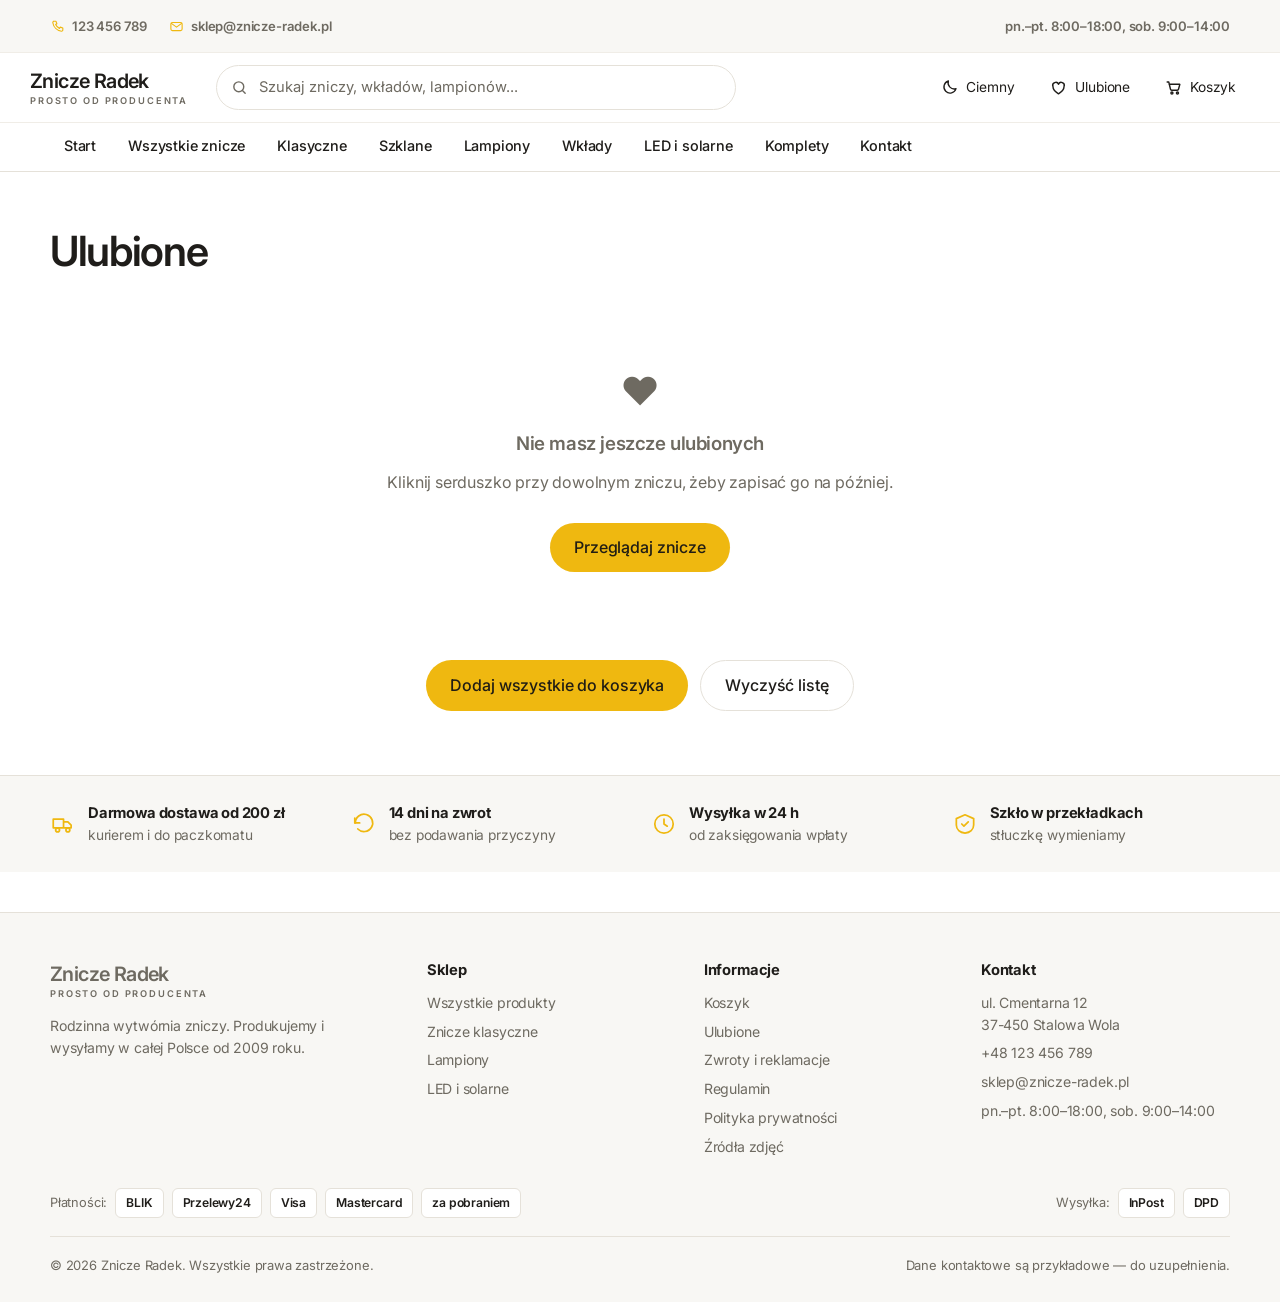
<file: ulubione.html>
<!doctype html>
<html lang="pl">
<head>
<meta charset="utf-8">
<meta name="viewport" content="width=device-width,initial-scale=1">
<title>Ulubione znicze | Znicze Radek</title>
<meta name="robots" content="noindex">
<link rel="preconnect" href="https://fonts.googleapis.com"><link rel="preconnect" href="https://fonts.gstatic.com" crossorigin><link href="https://fonts.googleapis.com/css2?family=Inter:wght@400;500;600&display=swap" rel="stylesheet"><link rel="stylesheet" href="css/style.css?v=202610211834">
<script>
  (function(){
    var m = null;
    try { m = localStorage.getItem('zradek_motyw') || localStorage.getItem('tompar_motyw') || localStorage.getItem('lumen_motyw'); } catch(e){}
    if (!m) m = matchMedia('(prefers-color-scheme: dark)').matches ? 'dark' : 'light';
    document.documentElement.dataset.theme = m;
  })();
</script>
</head>
<body>
<div class="topbar">
  <div class="wrap">
    <a href="tel:+48123456789"><svg viewBox="0 0 24 24" fill="none" stroke="currentColor" stroke-width="1.8" stroke-linecap="round" stroke-linejoin="round" aria-hidden="true"><path d="M6.5 3.5h3l1.5 4-2 1.4a12 12 0 0 0 6.1 6.1l1.4-2 4 1.5v3a2 2 0 0 1-2.2 2A16.5 16.5 0 0 1 4.5 5.7 2 2 0 0 1 6.5 3.5Z"/></svg>123 456 789</a>
    <a href="mailto:sklep@znicze-radek.pl"><svg viewBox="0 0 24 24" fill="none" stroke="currentColor" stroke-width="1.8" stroke-linecap="round" stroke-linejoin="round" aria-hidden="true"><rect x="3" y="5.5" width="18" height="13" rx="2.5"/><path d="m3.8 7 8.2 6 8.2-6"/></svg>sklep@znicze-radek.pl</a>
    <span class="topbar-godziny">pn.–pt. 8:00–18:00, sob. 9:00–14:00</span>
  </div>
</div>
<header class="site">
  <div class="wrap head-main">
    <a class="logo" href="index.html"><span>Znicze Radek<small>prosto od producenta</small></span></a>
    <form class="search" data-search role="search">
      <svg class="search-ico" viewBox="0 0 24 24" fill="none" stroke="currentColor" stroke-width="2" stroke-linecap="round" aria-hidden="true"><circle cx="11" cy="11" r="7"/><path d="m20 20-3.5-3.5"/></svg>
      <input type="search" name="q" placeholder="Szukaj zniczy, wkładów, lampionów..." aria-label="Szukaj w sklepie">
      <button type="submit" class="search-go" aria-label="Szukaj">Szukaj</button>
    </form>
    <div class="head-actions">
      <button class="icon-btn" data-theme-toggle aria-label="Zmień motyw"><span class="ikona"></span><span class="etykieta">Ciemny</span></button>
      <a class="icon-btn fav-btn" href="ulubione.html" aria-label="Ulubione">
        <svg viewBox="0 0 24 24" fill="none" stroke="currentColor" stroke-width="1.8" stroke-linejoin="round" aria-hidden="true"><path d="M12 20s-7-4.4-7-9.3A3.7 3.7 0 0 1 12 8a3.7 3.7 0 0 1 7 2.7C19 15.6 12 20 12 20Z"/></svg>
        <span>Ulubione</span> <span class="badge" data-fav-count style="display:none">0</span></a>
      <a class="icon-btn" href="koszyk.html" aria-label="Koszyk">
        <svg viewBox="0 0 24 24" fill="none" stroke="currentColor" stroke-width="1.8" stroke-linecap="round" stroke-linejoin="round" aria-hidden="true"><path d="M4 5h2l2.2 9.2a1.6 1.6 0 0 0 1.6 1.2h6.9a1.6 1.6 0 0 0 1.6-1.2L20 8H6.4"/><circle cx="10" cy="19" r="1.3"/><circle cx="17" cy="19" r="1.3"/></svg>
        <span>Koszyk</span> <span class="badge" data-cart-count style="display:none">0</span></a>
    </div>
  </div>
  <nav class="catbar">
    <div class="wrap">
      <a href="index.html">Start</a>
      <a href="sklep.html">Wszystkie znicze</a>
      <a href="sklep.html#znicze">Klasyczne</a>
      <a href="sklep.html#szklane">Szklane</a>
      <a href="sklep.html#lampiony">Lampiony</a>
      <a href="sklep.html#wklady">Wkłady</a>
      <a href="sklep.html#led">LED i solarne</a>
      <a href="sklep.html#komplety">Komplety</a>
      <a href="index.html#kontakt">Kontakt</a>
    </div>
  </nav>
</header>
<main>
<section style="padding-top:56px">
  <div class="wrap">
    <h1 style="font-size:clamp(1.9rem,3.6vw,2.6rem)">Ulubione</h1>
    <p class="muted" style="margin-top:-8px" id="opis-ulubione"></p>
    <div id="lista-ulubione" class="grid cols-4" style="margin-top:30px"></div>
    <div id="akcje-ulubione" class="btn-row" style="justify-content:center" hidden>
      <button class="btn" id="wszystko-do-koszyka">Dodaj wszystkie do koszyka</button>
      <button class="btn ghost" id="wyczysc-ulubione">Wyczyść listę</button>
    </div>
  </div>
</section>
</main>
<section class="zalety">
  <div class="wrap">
    <div class="zaleta"><svg viewBox="0 0 24 24" fill="none" stroke="currentColor" stroke-width="1.6" stroke-linecap="round" stroke-linejoin="round" aria-hidden="true"><path d="M3 7.5h9.5v8H3zM12.5 10h4l3 3v2.5h-7z"/><circle cx="7" cy="17.5" r="1.8"/><circle cx="16.5" cy="17.5" r="1.8"/></svg><span><b>Darmowa dostawa od 200 zł</b>kurierem i do paczkomatu</span></div>
    <div class="zaleta"><svg viewBox="0 0 24 24" fill="none" stroke="currentColor" stroke-width="1.6" stroke-linecap="round" stroke-linejoin="round" aria-hidden="true"><path d="M4 11a8 8 0 1 1 2.3 5.6"/><path d="M3.5 6.5V11H8"/></svg><span><b>14 dni na zwrot</b>bez podawania przyczyny</span></div>
    <div class="zaleta"><svg viewBox="0 0 24 24" fill="none" stroke="currentColor" stroke-width="1.6" stroke-linecap="round" stroke-linejoin="round" aria-hidden="true"><circle cx="12" cy="12" r="8.5"/><path d="M12 7.5V12l3 2"/></svg><span><b>Wysyłka w 24 h</b>od zaksięgowania wpłaty</span></div>
    <div class="zaleta"><svg viewBox="0 0 24 24" fill="none" stroke="currentColor" stroke-width="1.6" stroke-linecap="round" stroke-linejoin="round" aria-hidden="true"><path d="M12 3.5 20 7v6c0 4-3.4 6.8-8 7.5-4.6-.7-8-3.5-8-7.5V7Z"/><path d="m9 12 2 2 4-4"/></svg><span><b>Szkło w przekładkach</b>stłuczkę wymieniamy</span></div>
  </div>
</section>
<footer class="site" id="kontakt">
  <div class="wrap">
    <div class="cols">
      <div>
        <a class="logo" href="index.html"><span>Znicze Radek<small>prosto od producenta</small></span></a>
        <p style="max-width:34ch;margin-top:14px">Rodzinna wytwórnia zniczy. Produkujemy i wysyłamy w całej Polsce od 2009 roku.</p>
      </div>
      <div><h4>Sklep</h4><ul>
        <li><a href="sklep.html">Wszystkie produkty</a></li>
        <li><a href="sklep.html#znicze">Znicze klasyczne</a></li>
        <li><a href="sklep.html#lampiony">Lampiony</a></li>
        <li><a href="sklep.html#led">LED i solarne</a></li>
      </ul></div>
      <div><h4>Informacje</h4><ul>
        <li><a href="koszyk.html">Koszyk</a></li>
        <li><a href="ulubione.html">Ulubione</a></li>
        <li><a href="zwroty.html">Zwroty i reklamacje</a></li>
        <li><a href="regulamin.html">Regulamin</a></li>
        <li><a href="polityka-prywatnosci.html">Polityka prywatności</a></li>
        <li><a href="zrodla-zdjec.html">Źródła zdjęć</a></li>
      </ul></div>
      <div><h4>Kontakt</h4><ul>
        <li>ul. Cmentarna 12<br>37-450 Stalowa Wola</li>
        <li><a href="tel:+48123456789">+48 123 456 789</a></li>
        <li><a href="mailto:sklep@znicze-radek.pl">sklep@znicze-radek.pl</a></li>
        <li>pn.–pt. 8:00–18:00, sob. 9:00–14:00</li>
      </ul></div>
    </div>
    <div class="platnosci">
      <span>Płatności:</span>
      <i>BLIK</i><i>Przelewy24</i><i>Visa</i><i>Mastercard</i><i>za pobraniem</i>
      <span style="margin-left:auto">Wysyłka:</span>
      <i>InPost</i><i>DPD</i>
    </div>
    <div class="copy">
      <span>© 2026 Znicze Radek. Wszystkie prawa zastrzeżone.</span>
      <span>Dane kontaktowe są przykładowe — do uzupełnienia.</span>
    </div>
  </div>
</footer>
<script src="js/shop.js?v=202610211834"></script>
<script>
const lista = document.querySelector('#lista-ulubione');
const opis  = document.querySelector('#opis-ulubione');
const akcje = document.querySelector('#akcje-ulubione');

function rysujUlubione(){
  const ids = Fav.get().filter(produkt);
  akcje.hidden = !ids.length;

  if (!ids.length){
    lista.className = '';
    opis.textContent = '';
    lista.innerHTML = `<div class="empty">
      <div style="font-size:2.4rem">♥</div>
      <h3 style="margin-top:12px">Nie masz jeszcze ulubionych</h3>
      <p>Kliknij serduszko przy dowolnym zniczu, żeby zapisać go na później.</p>
      <a class="btn" href="index.html#znicze" style="margin-top:12px">Przeglądaj znicze</a></div>`;
    return;
  }

  lista.className = 'grid cols-4';
  opis.textContent = `Zapisane znicze: ${ids.length}. Lista zostaje w tej przeglądarce.`;
  lista.innerHTML = ids.map(id => kartaHTML(produkt(id))).join('');
}

// odświeżamy listę, gdy serduszko zostanie odkliknięte na tej stronie
document.addEventListener('fav:zmiana', () => rysujUlubione());

document.querySelector('#wszystko-do-koszyka').addEventListener('click', () => {
  const ids = Fav.get().filter(produkt);
  ids.forEach(id => Cart.add(id, 1));
  toast(`Dodano do koszyka: ${ids.length} ${ids.length === 1 ? 'produkt' : 'produkty'}`);
});

document.querySelector('#wyczysc-ulubione').addEventListener('click', () => {
  if (!confirm('Usunąć wszystkie znicze z ulubionych?')) return;
  Fav.set([]);
  rysujUlubione();
});

rysujUlubione();
</script>
</body>
</html>
</file>
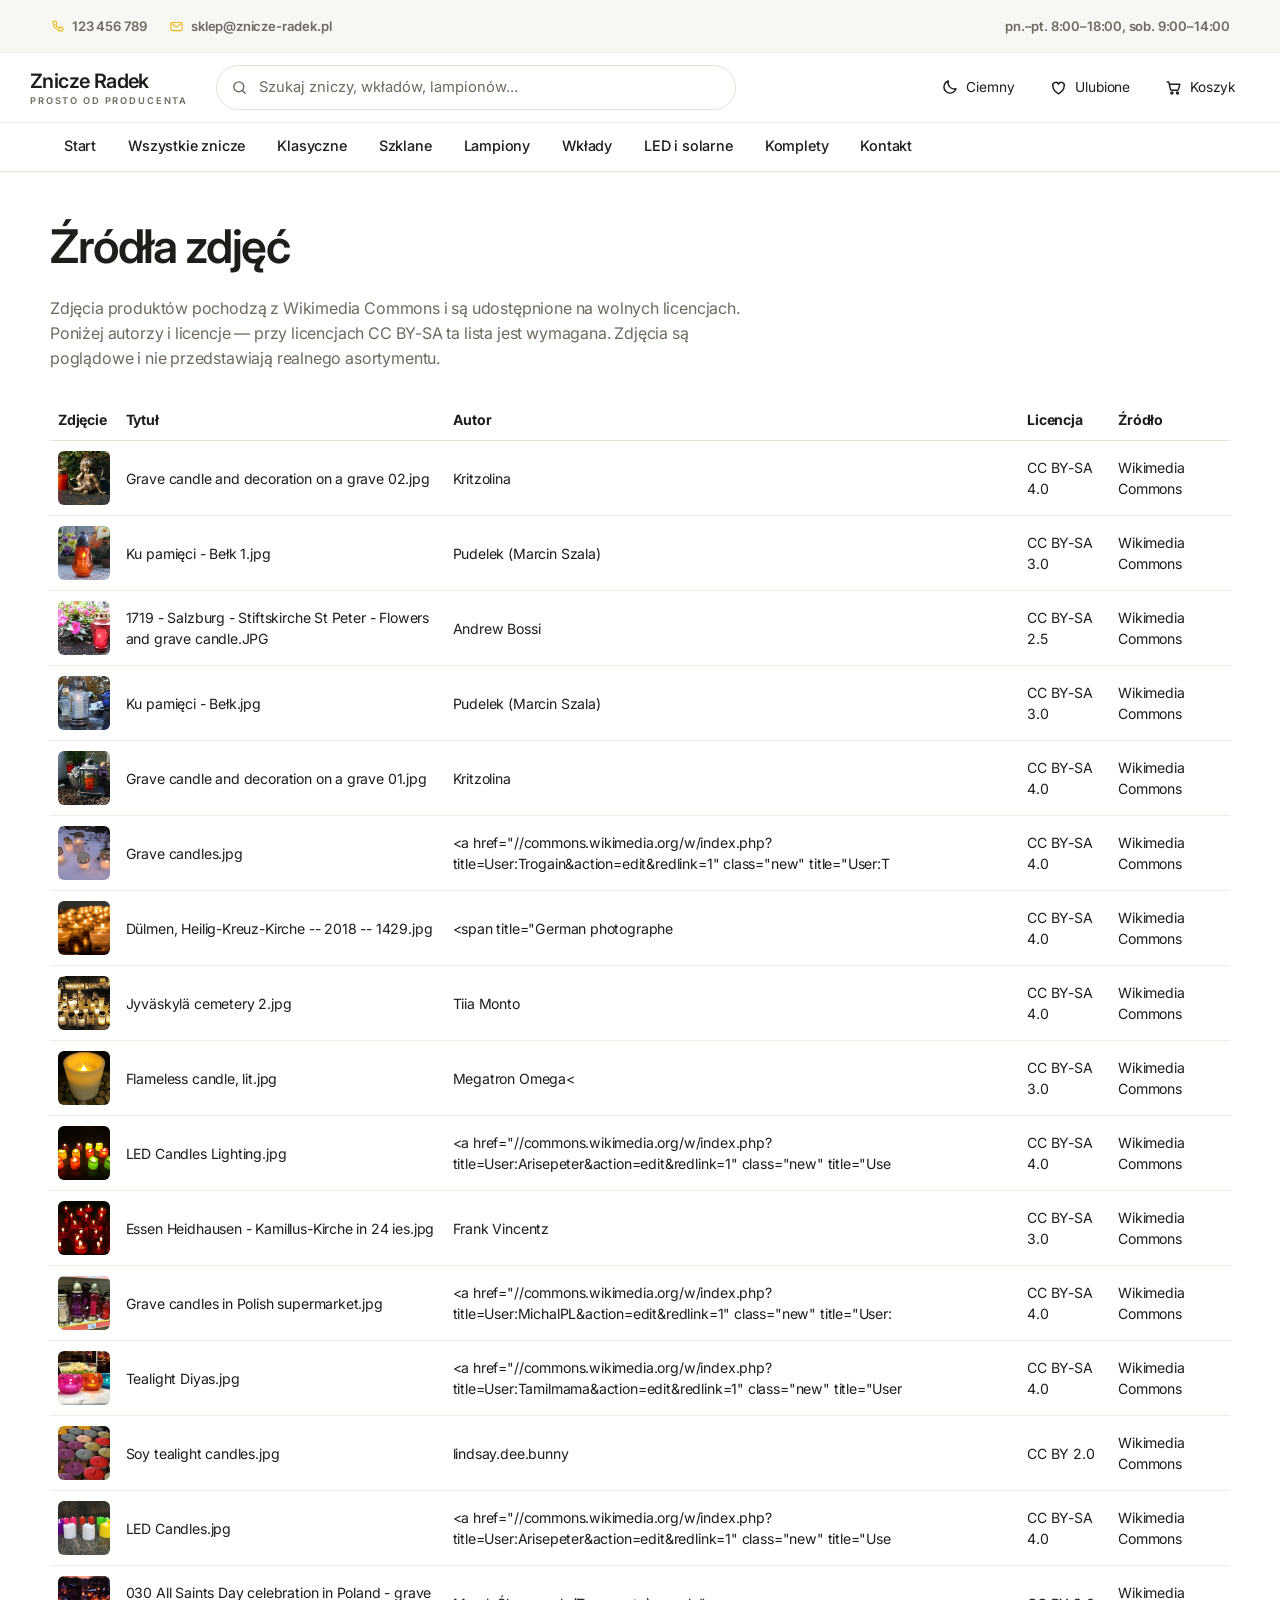
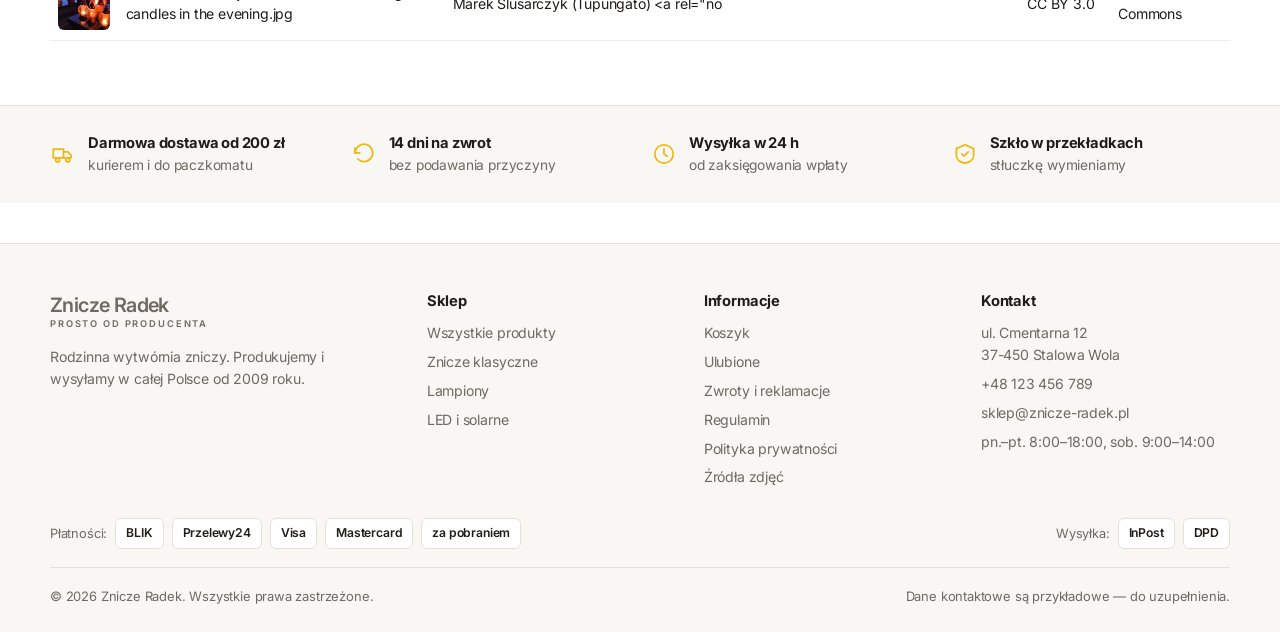
<file: zrodla-zdjec.html>
<!doctype html>
<html lang="pl">
<head>
<meta charset="utf-8">
<meta name="viewport" content="width=device-width,initial-scale=1">
<title>Źródła zdjęć | Znicze Radek</title>
<meta name="robots" content="noindex">
<link rel="preconnect" href="https://fonts.googleapis.com"><link rel="preconnect" href="https://fonts.gstatic.com" crossorigin><link href="https://fonts.googleapis.com/css2?family=Inter:wght@400;500;600&display=swap" rel="stylesheet"><link rel="stylesheet" href="css/style.css?v=202610211834">
<script>
  (function(){
    var m = null;
    try { m = localStorage.getItem('zradek_motyw') || localStorage.getItem('tompar_motyw') || localStorage.getItem('lumen_motyw'); } catch(e){}
    if (!m) m = matchMedia('(prefers-color-scheme: dark)').matches ? 'dark' : 'light';
    document.documentElement.dataset.theme = m;
  })();
</script>
</head>
<body>
<div class="topbar">
  <div class="wrap">
    <a href="tel:+48123456789"><svg viewBox="0 0 24 24" fill="none" stroke="currentColor" stroke-width="1.8" stroke-linecap="round" stroke-linejoin="round" aria-hidden="true"><path d="M6.5 3.5h3l1.5 4-2 1.4a12 12 0 0 0 6.1 6.1l1.4-2 4 1.5v3a2 2 0 0 1-2.2 2A16.5 16.5 0 0 1 4.5 5.7 2 2 0 0 1 6.5 3.5Z"/></svg>123 456 789</a>
    <a href="mailto:sklep@znicze-radek.pl"><svg viewBox="0 0 24 24" fill="none" stroke="currentColor" stroke-width="1.8" stroke-linecap="round" stroke-linejoin="round" aria-hidden="true"><rect x="3" y="5.5" width="18" height="13" rx="2.5"/><path d="m3.8 7 8.2 6 8.2-6"/></svg>sklep@znicze-radek.pl</a>
    <span class="topbar-godziny">pn.–pt. 8:00–18:00, sob. 9:00–14:00</span>
  </div>
</div>
<header class="site">
  <div class="wrap head-main">
    <a class="logo" href="index.html"><span>Znicze Radek<small>prosto od producenta</small></span></a>
    <form class="search" data-search role="search">
      <svg class="search-ico" viewBox="0 0 24 24" fill="none" stroke="currentColor" stroke-width="2" stroke-linecap="round" aria-hidden="true"><circle cx="11" cy="11" r="7"/><path d="m20 20-3.5-3.5"/></svg>
      <input type="search" name="q" placeholder="Szukaj zniczy, wkładów, lampionów..." aria-label="Szukaj w sklepie">
      <button type="submit" class="search-go" aria-label="Szukaj">Szukaj</button>
    </form>
    <div class="head-actions">
      <button class="icon-btn" data-theme-toggle aria-label="Zmień motyw"><span class="ikona"></span><span class="etykieta">Ciemny</span></button>
      <a class="icon-btn fav-btn" href="ulubione.html" aria-label="Ulubione">
        <svg viewBox="0 0 24 24" fill="none" stroke="currentColor" stroke-width="1.8" stroke-linejoin="round" aria-hidden="true"><path d="M12 20s-7-4.4-7-9.3A3.7 3.7 0 0 1 12 8a3.7 3.7 0 0 1 7 2.7C19 15.6 12 20 12 20Z"/></svg>
        <span>Ulubione</span> <span class="badge" data-fav-count style="display:none">0</span></a>
      <a class="icon-btn" href="koszyk.html" aria-label="Koszyk">
        <svg viewBox="0 0 24 24" fill="none" stroke="currentColor" stroke-width="1.8" stroke-linecap="round" stroke-linejoin="round" aria-hidden="true"><path d="M4 5h2l2.2 9.2a1.6 1.6 0 0 0 1.6 1.2h6.9a1.6 1.6 0 0 0 1.6-1.2L20 8H6.4"/><circle cx="10" cy="19" r="1.3"/><circle cx="17" cy="19" r="1.3"/></svg>
        <span>Koszyk</span> <span class="badge" data-cart-count style="display:none">0</span></a>
    </div>
  </div>
  <nav class="catbar">
    <div class="wrap">
      <a href="index.html">Start</a>
      <a href="sklep.html">Wszystkie znicze</a>
      <a href="sklep.html#znicze">Klasyczne</a>
      <a href="sklep.html#szklane">Szklane</a>
      <a href="sklep.html#lampiony">Lampiony</a>
      <a href="sklep.html#wklady">Wkłady</a>
      <a href="sklep.html#led">LED i solarne</a>
      <a href="sklep.html#komplety">Komplety</a>
      <a href="index.html#kontakt">Kontakt</a>
    </div>
  </nav>
</header>
<main>
<section style="padding-top:48px">
  <div class="wrap">
    <h1>Źródła zdjęć</h1>
    <p class="muted" style="max-width:70ch">Zdjęcia produktów pochodzą z Wikimedia Commons i są udostępnione na wolnych licencjach.
    Poniżej autorzy i licencje — przy licencjach CC BY-SA ta lista jest wymagana. Zdjęcia są poglądowe i nie przedstawiają realnego asortymentu.</p>
    <div style="overflow-x:auto;margin-top:28px">
      <table style="width:100%;border-collapse:collapse;font-size:.88rem;min-width:640px">
        <thead><tr style="text-align:left;border-bottom:1px solid var(--line)">
          <th style="padding:10px 8px">Zdjęcie</th><th style="padding:10px 8px">Tytuł</th>
          <th style="padding:10px 8px">Autor</th><th style="padding:10px 8px">Licencja</th><th style="padding:10px 8px">Źródło</th></tr></thead>
        <tbody>
      <tr><td><img src="img/kl-01.jpg" alt="" width="54" height="54"></td>
        <td>Grave candle and decoration on a grave 02.jpg</td><td>Kritzolina</td>
        <td>CC BY-SA 4.0</td><td><a href="https://commons.wikimedia.org/wiki/File:Grave_candle_and_decoration_on_a_grave_02.jpg" target="_blank" rel="noopener">Wikimedia Commons</a></td></tr>
      <tr><td><img src="img/kl-02.jpg" alt="" width="54" height="54"></td>
        <td>Ku pamięci - Bełk 1.jpg</td><td>Pudelek (Marcin Szala)</td>
        <td>CC BY-SA 3.0</td><td><a href="https://commons.wikimedia.org/wiki/File:Ku_pami%C4%99ci_-_Be%C5%82k_1.jpg" target="_blank" rel="noopener">Wikimedia Commons</a></td></tr>
      <tr><td><img src="img/sz-01.jpg" alt="" width="54" height="54"></td>
        <td>1719 - Salzburg - Stiftskirche St Peter - Flowers and grave candle.JPG</td><td>Andrew Bossi</td>
        <td>CC BY-SA 2.5</td><td><a href="https://commons.wikimedia.org/wiki/File:1719_-_Salzburg_-_Stiftskirche_St_Peter_-_Flowers_and_grave_candle.JPG" target="_blank" rel="noopener">Wikimedia Commons</a></td></tr>
      <tr><td><img src="img/sz-02.jpg" alt="" width="54" height="54"></td>
        <td>Ku pamięci - Bełk.jpg</td><td>Pudelek (Marcin Szala)</td>
        <td>CC BY-SA 3.0</td><td><a href="https://commons.wikimedia.org/wiki/File:Ku_pami%C4%99ci_-_Be%C5%82k.jpg" target="_blank" rel="noopener">Wikimedia Commons</a></td></tr>
      <tr><td><img src="img/lm-01.jpg" alt="" width="54" height="54"></td>
        <td>Grave candle and decoration on a grave 01.jpg</td><td>Kritzolina</td>
        <td>CC BY-SA 4.0</td><td><a href="https://commons.wikimedia.org/wiki/File:Grave_candle_and_decoration_on_a_grave_01.jpg" target="_blank" rel="noopener">Wikimedia Commons</a></td></tr>
      <tr><td><img src="img/lm-02.jpg" alt="" width="54" height="54"></td>
        <td>Grave candles.jpg</td><td>&lt;a href=&quot;//commons.wikimedia.org/w/index.php?title=User:Trogain&amp;action=edit&amp;redlink=1&quot; class=&quot;new&quot; title=&quot;User:T</td>
        <td>CC BY-SA 4.0</td><td><a href="https://commons.wikimedia.org/wiki/File:Grave_candles.jpg" target="_blank" rel="noopener">Wikimedia Commons</a></td></tr>
      <tr><td><img src="img/wk-01.jpg" alt="" width="54" height="54"></td>
        <td>Dülmen, Heilig-Kreuz-Kirche -- 2018 -- 1429.jpg</td><td>&lt;span title=&quot;German photographe</td>
        <td>CC BY-SA 4.0</td><td><a href="https://commons.wikimedia.org/wiki/File:D%C3%BClmen,_Heilig-Kreuz-Kirche_--_2018_--_1429.jpg" target="_blank" rel="noopener">Wikimedia Commons</a></td></tr>
      <tr><td><img src="img/wk-02.jpg" alt="" width="54" height="54"></td>
        <td>Jyväskylä cemetery 2.jpg</td><td>Tiia Monto</td>
        <td>CC BY-SA 4.0</td><td><a href="https://commons.wikimedia.org/wiki/File:Jyv%C3%A4skyl%C3%A4_cemetery_2.jpg" target="_blank" rel="noopener">Wikimedia Commons</a></td></tr>
      <tr><td><img src="img/le-01.jpg" alt="" width="54" height="54"></td>
        <td>Flameless candle, lit.jpg</td><td>Megatron Omega&lt;</td>
        <td>CC BY-SA 3.0</td><td><a href="https://commons.wikimedia.org/wiki/File:Flameless_candle,_lit.jpg" target="_blank" rel="noopener">Wikimedia Commons</a></td></tr>
      <tr><td><img src="img/le-02.jpg" alt="" width="54" height="54"></td>
        <td>LED Candles Lighting.jpg</td><td>&lt;a href=&quot;//commons.wikimedia.org/w/index.php?title=User:Arisepeter&amp;action=edit&amp;redlink=1&quot; class=&quot;new&quot; title=&quot;Use</td>
        <td>CC BY-SA 4.0</td><td><a href="https://commons.wikimedia.org/wiki/File:LED_Candles_Lighting.jpg" target="_blank" rel="noopener">Wikimedia Commons</a></td></tr>
      <tr><td><img src="img/kp-01.jpg" alt="" width="54" height="54"></td>
        <td>Essen Heidhausen - Kamillus-Kirche in 24 ies.jpg</td><td>Frank Vincentz</td>
        <td>CC BY-SA 3.0</td><td><a href="https://commons.wikimedia.org/wiki/File:Essen_Heidhausen_-_Kamillus-Kirche_in_24_ies.jpg" target="_blank" rel="noopener">Wikimedia Commons</a></td></tr>
      <tr><td><img src="img/kp-02.jpg" alt="" width="54" height="54"></td>
        <td>Grave candles in Polish supermarket.jpg</td><td>&lt;a href=&quot;//commons.wikimedia.org/w/index.php?title=User:MichalPL&amp;action=edit&amp;redlink=1&quot; class=&quot;new&quot; title=&quot;User:</td>
        <td>CC BY-SA 4.0</td><td><a href="https://commons.wikimedia.org/wiki/File:Grave_candles_in_Polish_supermarket.jpg" target="_blank" rel="noopener">Wikimedia Commons</a></td></tr>
      <tr><td><img src="img/kat-szklane.jpg" alt="" width="54" height="54"></td>
        <td>Tealight Diyas.jpg</td><td>&lt;a href=&quot;//commons.wikimedia.org/w/index.php?title=User:Tamilmama&amp;action=edit&amp;redlink=1&quot; class=&quot;new&quot; title=&quot;User</td>
        <td>CC BY-SA 4.0</td><td><a href="https://commons.wikimedia.org/wiki/File:Tealight_Diyas.jpg" target="_blank" rel="noopener">Wikimedia Commons</a></td></tr>
      <tr><td><img src="img/kat-wklady.jpg" alt="" width="54" height="54"></td>
        <td>Soy tealight candles.jpg</td><td>lindsay.dee.bunny</td>
        <td>CC BY 2.0</td><td><a href="https://commons.wikimedia.org/wiki/File:Soy_tealight_candles.jpg" target="_blank" rel="noopener">Wikimedia Commons</a></td></tr>
      <tr><td><img src="img/kat-led.jpg" alt="" width="54" height="54"></td>
        <td>LED Candles.jpg</td><td>&lt;a href=&quot;//commons.wikimedia.org/w/index.php?title=User:Arisepeter&amp;action=edit&amp;redlink=1&quot; class=&quot;new&quot; title=&quot;Use</td>
        <td>CC BY-SA 4.0</td><td><a href="https://commons.wikimedia.org/wiki/File:LED_Candles.jpg" target="_blank" rel="noopener">Wikimedia Commons</a></td></tr>
      <tr><td><img src="img/hero.jpg" alt="" width="54" height="54"></td>
        <td>030 All Saints Day celebration in Poland - grave candles in the evening.jpg</td><td>Marek Ślusarczyk (Tupungato) &lt;a rel=&quot;no</td>
        <td>CC BY 3.0</td><td><a href="https://commons.wikimedia.org/wiki/File:030_All_Saints_Day_celebration_in_Poland_-_grave_candles_in_the_evening.jpg" target="_blank" rel="noopener">Wikimedia Commons</a></td></tr>
        </tbody>
      </table>
    </div>
  </div>
</section>
</main>
<section class="zalety">
  <div class="wrap">
    <div class="zaleta"><svg viewBox="0 0 24 24" fill="none" stroke="currentColor" stroke-width="1.6" stroke-linecap="round" stroke-linejoin="round" aria-hidden="true"><path d="M3 7.5h9.5v8H3zM12.5 10h4l3 3v2.5h-7z"/><circle cx="7" cy="17.5" r="1.8"/><circle cx="16.5" cy="17.5" r="1.8"/></svg><span><b>Darmowa dostawa od 200 zł</b>kurierem i do paczkomatu</span></div>
    <div class="zaleta"><svg viewBox="0 0 24 24" fill="none" stroke="currentColor" stroke-width="1.6" stroke-linecap="round" stroke-linejoin="round" aria-hidden="true"><path d="M4 11a8 8 0 1 1 2.3 5.6"/><path d="M3.5 6.5V11H8"/></svg><span><b>14 dni na zwrot</b>bez podawania przyczyny</span></div>
    <div class="zaleta"><svg viewBox="0 0 24 24" fill="none" stroke="currentColor" stroke-width="1.6" stroke-linecap="round" stroke-linejoin="round" aria-hidden="true"><circle cx="12" cy="12" r="8.5"/><path d="M12 7.5V12l3 2"/></svg><span><b>Wysyłka w 24 h</b>od zaksięgowania wpłaty</span></div>
    <div class="zaleta"><svg viewBox="0 0 24 24" fill="none" stroke="currentColor" stroke-width="1.6" stroke-linecap="round" stroke-linejoin="round" aria-hidden="true"><path d="M12 3.5 20 7v6c0 4-3.4 6.8-8 7.5-4.6-.7-8-3.5-8-7.5V7Z"/><path d="m9 12 2 2 4-4"/></svg><span><b>Szkło w przekładkach</b>stłuczkę wymieniamy</span></div>
  </div>
</section>
<footer class="site" id="kontakt">
  <div class="wrap">
    <div class="cols">
      <div>
        <a class="logo" href="index.html"><span>Znicze Radek<small>prosto od producenta</small></span></a>
        <p style="max-width:34ch;margin-top:14px">Rodzinna wytwórnia zniczy. Produkujemy i wysyłamy w całej Polsce od 2009 roku.</p>
      </div>
      <div><h4>Sklep</h4><ul>
        <li><a href="sklep.html">Wszystkie produkty</a></li>
        <li><a href="sklep.html#znicze">Znicze klasyczne</a></li>
        <li><a href="sklep.html#lampiony">Lampiony</a></li>
        <li><a href="sklep.html#led">LED i solarne</a></li>
      </ul></div>
      <div><h4>Informacje</h4><ul>
        <li><a href="koszyk.html">Koszyk</a></li>
        <li><a href="ulubione.html">Ulubione</a></li>
        <li><a href="zwroty.html">Zwroty i reklamacje</a></li>
        <li><a href="regulamin.html">Regulamin</a></li>
        <li><a href="polityka-prywatnosci.html">Polityka prywatności</a></li>
        <li><a href="zrodla-zdjec.html">Źródła zdjęć</a></li>
      </ul></div>
      <div><h4>Kontakt</h4><ul>
        <li>ul. Cmentarna 12<br>37-450 Stalowa Wola</li>
        <li><a href="tel:+48123456789">+48 123 456 789</a></li>
        <li><a href="mailto:sklep@znicze-radek.pl">sklep@znicze-radek.pl</a></li>
        <li>pn.–pt. 8:00–18:00, sob. 9:00–14:00</li>
      </ul></div>
    </div>
    <div class="platnosci">
      <span>Płatności:</span>
      <i>BLIK</i><i>Przelewy24</i><i>Visa</i><i>Mastercard</i><i>za pobraniem</i>
      <span style="margin-left:auto">Wysyłka:</span>
      <i>InPost</i><i>DPD</i>
    </div>
    <div class="copy">
      <span>© 2026 Znicze Radek. Wszystkie prawa zastrzeżone.</span>
      <span>Dane kontaktowe są przykładowe — do uzupełnienia.</span>
    </div>
  </div>
</footer>
<script src="js/shop.js?v=202610211834"></script>
<style>
  td{padding:10px 8px;border-bottom:1px solid var(--line-soft);vertical-align:middle}
  td img{border-radius:6px;object-fit:cover}
</style>
</body>
</html>
</file>
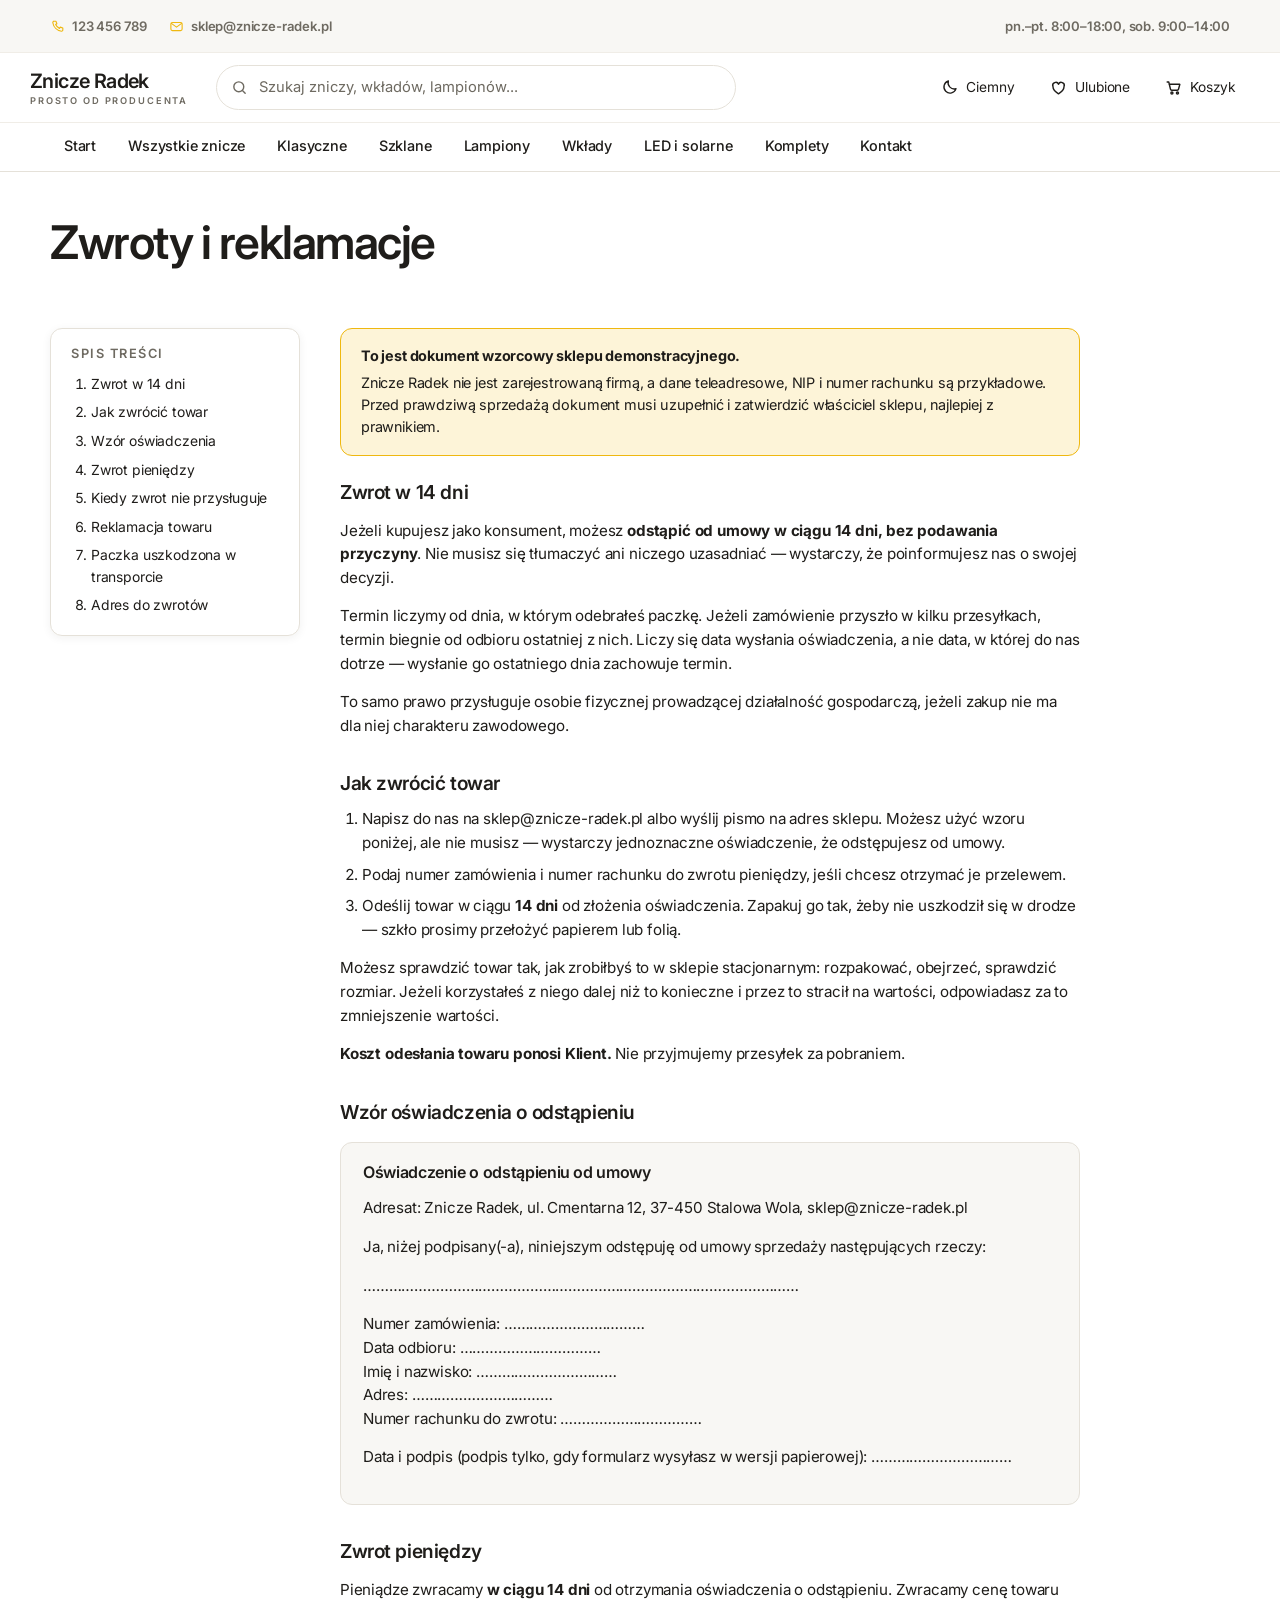
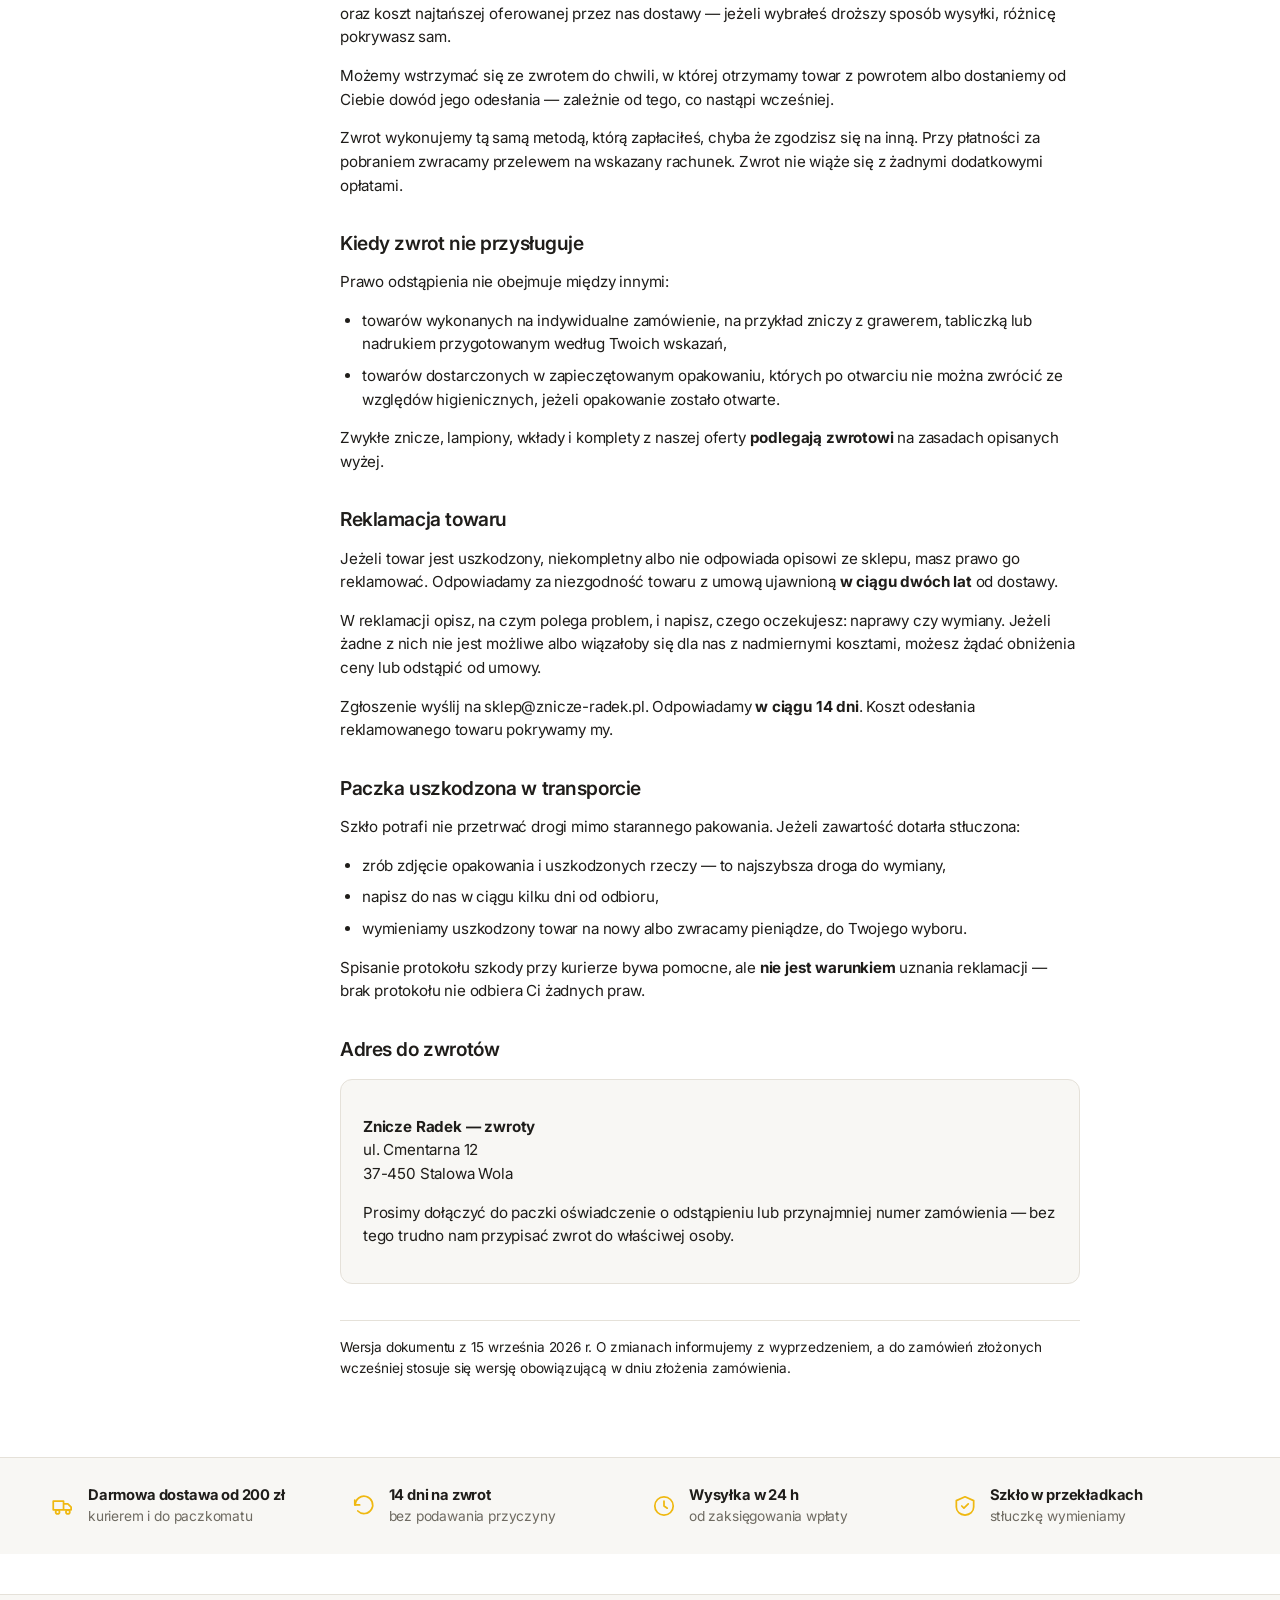
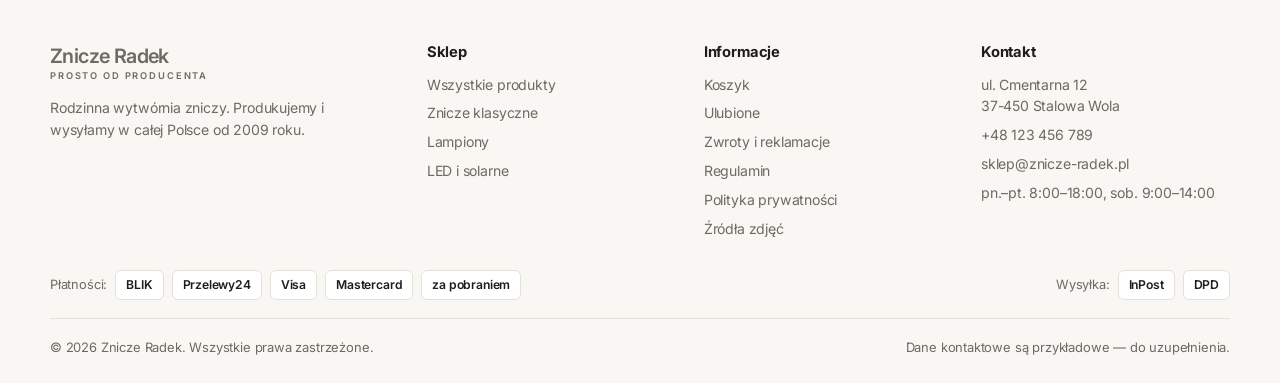
<file: zwroty.html>
<!doctype html>
<html lang="pl">
<head>
<meta charset="utf-8">
<meta name="viewport" content="width=device-width,initial-scale=1">
<title>Zwroty i reklamacje | Znicze Radek</title>
<meta name="description" content="Jak odstąpić od umowy w 14 dni, jak zgłosić reklamację i co zrobić z paczką uszkodzoną w transporcie.">
<link rel="preconnect" href="https://fonts.googleapis.com"><link rel="preconnect" href="https://fonts.gstatic.com" crossorigin><link href="https://fonts.googleapis.com/css2?family=Inter:wght@400;500;600&display=swap" rel="stylesheet"><link rel="stylesheet" href="css/style.css?v=202610211834">
<script>
  (function(){
    var m = null;
    try { m = localStorage.getItem('zradek_motyw') || localStorage.getItem('tompar_motyw') || localStorage.getItem('lumen_motyw'); } catch(e){}
    if (!m) m = matchMedia('(prefers-color-scheme: dark)').matches ? 'dark' : 'light';
    document.documentElement.dataset.theme = m;
  })();
</script>
</head>
<body>
<div class="topbar">
  <div class="wrap">
    <a href="tel:+48123456789"><svg viewBox="0 0 24 24" fill="none" stroke="currentColor" stroke-width="1.8" stroke-linecap="round" stroke-linejoin="round" aria-hidden="true"><path d="M6.5 3.5h3l1.5 4-2 1.4a12 12 0 0 0 6.1 6.1l1.4-2 4 1.5v3a2 2 0 0 1-2.2 2A16.5 16.5 0 0 1 4.5 5.7 2 2 0 0 1 6.5 3.5Z"/></svg>123 456 789</a>
    <a href="mailto:sklep@znicze-radek.pl"><svg viewBox="0 0 24 24" fill="none" stroke="currentColor" stroke-width="1.8" stroke-linecap="round" stroke-linejoin="round" aria-hidden="true"><rect x="3" y="5.5" width="18" height="13" rx="2.5"/><path d="m3.8 7 8.2 6 8.2-6"/></svg>sklep@znicze-radek.pl</a>
    <span class="topbar-godziny">pn.–pt. 8:00–18:00, sob. 9:00–14:00</span>
  </div>
</div>
<header class="site">
  <div class="wrap head-main">
    <a class="logo" href="index.html"><span>Znicze Radek<small>prosto od producenta</small></span></a>
    <form class="search" data-search role="search">
      <svg class="search-ico" viewBox="0 0 24 24" fill="none" stroke="currentColor" stroke-width="2" stroke-linecap="round" aria-hidden="true"><circle cx="11" cy="11" r="7"/><path d="m20 20-3.5-3.5"/></svg>
      <input type="search" name="q" placeholder="Szukaj zniczy, wkładów, lampionów..." aria-label="Szukaj w sklepie">
      <button type="submit" class="search-go" aria-label="Szukaj">Szukaj</button>
    </form>
    <div class="head-actions">
      <button class="icon-btn" data-theme-toggle aria-label="Zmień motyw"><span class="ikona"></span><span class="etykieta">Ciemny</span></button>
      <a class="icon-btn fav-btn" href="ulubione.html" aria-label="Ulubione">
        <svg viewBox="0 0 24 24" fill="none" stroke="currentColor" stroke-width="1.8" stroke-linejoin="round" aria-hidden="true"><path d="M12 20s-7-4.4-7-9.3A3.7 3.7 0 0 1 12 8a3.7 3.7 0 0 1 7 2.7C19 15.6 12 20 12 20Z"/></svg>
        <span>Ulubione</span> <span class="badge" data-fav-count style="display:none">0</span></a>
      <a class="icon-btn" href="koszyk.html" aria-label="Koszyk">
        <svg viewBox="0 0 24 24" fill="none" stroke="currentColor" stroke-width="1.8" stroke-linecap="round" stroke-linejoin="round" aria-hidden="true"><path d="M4 5h2l2.2 9.2a1.6 1.6 0 0 0 1.6 1.2h6.9a1.6 1.6 0 0 0 1.6-1.2L20 8H6.4"/><circle cx="10" cy="19" r="1.3"/><circle cx="17" cy="19" r="1.3"/></svg>
        <span>Koszyk</span> <span class="badge" data-cart-count style="display:none">0</span></a>
    </div>
  </div>
  <nav class="catbar">
    <div class="wrap">
      <a href="index.html">Start</a>
      <a href="sklep.html">Wszystkie znicze</a>
      <a href="sklep.html#znicze">Klasyczne</a>
      <a href="sklep.html#szklane">Szklane</a>
      <a href="sklep.html#lampiony">Lampiony</a>
      <a href="sklep.html#wklady">Wkłady</a>
      <a href="sklep.html#led">LED i solarne</a>
      <a href="sklep.html#komplety">Komplety</a>
      <a href="index.html#kontakt">Kontakt</a>
    </div>
  </nav>
</header>
<main>
<section style="padding-top:44px">
  <div class="wrap">
    <h1>Zwroty i reklamacje</h1>
    <div class="dok-layout">
      <aside class="dok-spis">
        <h3>Spis treści</h3>
        <ol>
        <li><a href="#odstapienie">Zwrot w 14 dni</a></li>
        <li><a href="#jak-zwrot">Jak zwrócić towar</a></li>
        <li><a href="#wzor">Wzór oświadczenia</a></li>
        <li><a href="#pieniadze">Zwrot pieniędzy</a></li>
        <li><a href="#wyjatki">Kiedy zwrot nie przysługuje</a></li>
        <li><a href="#reklamacja">Reklamacja towaru</a></li>
        <li><a href="#transport">Paczka uszkodzona w transporcie</a></li>
        <li><a href="#adres">Adres do zwrotów</a></li>
        </ol>
      </aside>
      <article class="dok">
      <div class="dok-uwaga">
        <strong>To jest dokument wzorcowy sklepu demonstracyjnego.</strong>
        Znicze Radek nie jest zarejestrowaną firmą, a dane teleadresowe, NIP i numer rachunku są przykładowe.
        Przed prawdziwą sprzedażą dokument musi uzupełnić i zatwierdzić właściciel sklepu, najlepiej z prawnikiem.
      </div>

        <h2 id="odstapienie">Zwrot w 14 dni</h2>
        <p>Jeżeli kupujesz jako konsument, możesz <strong>odstąpić od umowy w ciągu 14 dni, bez podawania przyczyny</strong>. Nie musisz się tłumaczyć ani niczego uzasadniać — wystarczy, że poinformujesz nas o swojej decyzji.</p>
        <p>Termin liczymy od dnia, w którym odebrałeś paczkę. Jeżeli zamówienie przyszło w kilku przesyłkach, termin biegnie od odbioru ostatniej z nich. Liczy się data wysłania oświadczenia, a nie data, w której do nas dotrze — wysłanie go ostatniego dnia zachowuje termin.</p>
        <p>To samo prawo przysługuje osobie fizycznej prowadzącej działalność gospodarczą, jeżeli zakup nie ma dla niej charakteru zawodowego.</p>

        <h2 id="jak-zwrot">Jak zwrócić towar</h2>
        <ol>
          <li>Napisz do nas na <a href="mailto:sklep@znicze-radek.pl">sklep@znicze-radek.pl</a> albo wyślij pismo na adres sklepu. Możesz użyć wzoru poniżej, ale nie musisz — wystarczy jednoznaczne oświadczenie, że odstępujesz od umowy.</li>
          <li>Podaj numer zamówienia i numer rachunku do zwrotu pieniędzy, jeśli chcesz otrzymać je przelewem.</li>
          <li>Odeślij towar w ciągu <strong>14 dni</strong> od złożenia oświadczenia. Zapakuj go tak, żeby nie uszkodził się w drodze — szkło prosimy przełożyć papierem lub folią.</li>
        </ol>
        <p>Możesz sprawdzić towar tak, jak zrobiłbyś to w sklepie stacjonarnym: rozpakować, obejrzeć, sprawdzić rozmiar. Jeżeli korzystałeś z niego dalej niż to konieczne i przez to stracił na wartości, odpowiadasz za to zmniejszenie wartości.</p>
        <p><strong>Koszt odesłania towaru ponosi Klient.</strong> Nie przyjmujemy przesyłek za pobraniem.</p>

        <h2 id="wzor">Wzór oświadczenia o odstąpieniu</h2>
        <div class="dok-box">
          <h3>Oświadczenie o odstąpieniu od umowy</h3>
          <p>Adresat: Znicze Radek, ul. Cmentarna 12, 37-450 Stalowa Wola, sklep@znicze-radek.pl</p>
          <p>Ja, niżej podpisany(-a), niniejszym odstępuję od umowy sprzedaży następujących rzeczy:</p>
          <p>…………………………………………………………………………………………</p>
          <p>Numer zamówienia: ……………………………<br>
             Data odbioru: ……………………………<br>
             Imię i nazwisko: ……………………………<br>
             Adres: ……………………………<br>
             Numer rachunku do zwrotu: ……………………………</p>
          <p>Data i podpis (podpis tylko, gdy formularz wysyłasz w wersji papierowej): ……………………………</p>
        </div>

        <h2 id="pieniadze">Zwrot pieniędzy</h2>
        <p>Pieniądze zwracamy <strong>w ciągu 14 dni</strong> od otrzymania oświadczenia o odstąpieniu. Zwracamy cenę towaru oraz koszt najtańszej oferowanej przez nas dostawy — jeżeli wybrałeś droższy sposób wysyłki, różnicę pokrywasz sam.</p>
        <p>Możemy wstrzymać się ze zwrotem do chwili, w której otrzymamy towar z powrotem albo dostaniemy od Ciebie dowód jego odesłania — zależnie od tego, co nastąpi wcześniej.</p>
        <p>Zwrot wykonujemy tą samą metodą, którą zapłaciłeś, chyba że zgodzisz się na inną. Przy płatności za pobraniem zwracamy przelewem na wskazany rachunek. Zwrot nie wiąże się z żadnymi dodatkowymi opłatami.</p>

        <h2 id="wyjatki">Kiedy zwrot nie przysługuje</h2>
        <p>Prawo odstąpienia nie obejmuje między innymi:</p>
        <ul>
          <li>towarów wykonanych na indywidualne zamówienie, na przykład zniczy z grawerem, tabliczką lub nadrukiem przygotowanym według Twoich wskazań,</li>
          <li>towarów dostarczonych w zapieczętowanym opakowaniu, których po otwarciu nie można zwrócić ze względów higienicznych, jeżeli opakowanie zostało otwarte.</li>
        </ul>
        <p>Zwykłe znicze, lampiony, wkłady i komplety z naszej oferty <strong>podlegają zwrotowi</strong> na zasadach opisanych wyżej.</p>

        <h2 id="reklamacja">Reklamacja towaru</h2>
        <p>Jeżeli towar jest uszkodzony, niekompletny albo nie odpowiada opisowi ze sklepu, masz prawo go reklamować. Odpowiadamy za niezgodność towaru z umową ujawnioną <strong>w ciągu dwóch lat</strong> od dostawy.</p>
        <p>W reklamacji opisz, na czym polega problem, i napisz, czego oczekujesz: naprawy czy wymiany. Jeżeli żadne z nich nie jest możliwe albo wiązałoby się dla nas z nadmiernymi kosztami, możesz żądać obniżenia ceny lub odstąpić od umowy.</p>
        <p>Zgłoszenie wyślij na <a href="mailto:sklep@znicze-radek.pl">sklep@znicze-radek.pl</a>. Odpowiadamy <strong>w ciągu 14 dni</strong>. Koszt odesłania reklamowanego towaru pokrywamy my.</p>

        <h2 id="transport">Paczka uszkodzona w transporcie</h2>
        <p>Szkło potrafi nie przetrwać drogi mimo starannego pakowania. Jeżeli zawartość dotarła stłuczona:</p>
        <ul>
          <li>zrób zdjęcie opakowania i uszkodzonych rzeczy — to najszybsza droga do wymiany,</li>
          <li>napisz do nas w ciągu kilku dni od odbioru,</li>
          <li>wymieniamy uszkodzony towar na nowy albo zwracamy pieniądze, do Twojego wyboru.</li>
        </ul>
        <p>Spisanie protokołu szkody przy kurierze bywa pomocne, ale <strong>nie jest warunkiem</strong> uznania reklamacji — brak protokołu nie odbiera Ci żadnych praw.</p>

        <h2 id="adres">Adres do zwrotów</h2>
        <div class="dok-box">
          <p><strong>Znicze Radek — zwroty</strong><br>
          ul. Cmentarna 12<br>
          37-450 Stalowa Wola</p>
          <p>Prosimy dołączyć do paczki oświadczenie o odstąpieniu lub przynajmniej numer zamówienia — bez tego trudno nam przypisać zwrot do właściwej osoby.</p>
        </div>
 
        <p class="dok-data">Wersja dokumentu z 15 września 2026 r. O zmianach informujemy z wyprzedzeniem, a do zamówień złożonych wcześniej stosuje się wersję obowiązującą w dniu złożenia zamówienia.</p>
      </article>
    </div>
  </div>
</section>
</main>
<section class="zalety">
  <div class="wrap">
    <div class="zaleta"><svg viewBox="0 0 24 24" fill="none" stroke="currentColor" stroke-width="1.6" stroke-linecap="round" stroke-linejoin="round" aria-hidden="true"><path d="M3 7.5h9.5v8H3zM12.5 10h4l3 3v2.5h-7z"/><circle cx="7" cy="17.5" r="1.8"/><circle cx="16.5" cy="17.5" r="1.8"/></svg><span><b>Darmowa dostawa od 200 zł</b>kurierem i do paczkomatu</span></div>
    <div class="zaleta"><svg viewBox="0 0 24 24" fill="none" stroke="currentColor" stroke-width="1.6" stroke-linecap="round" stroke-linejoin="round" aria-hidden="true"><path d="M4 11a8 8 0 1 1 2.3 5.6"/><path d="M3.5 6.5V11H8"/></svg><span><b>14 dni na zwrot</b>bez podawania przyczyny</span></div>
    <div class="zaleta"><svg viewBox="0 0 24 24" fill="none" stroke="currentColor" stroke-width="1.6" stroke-linecap="round" stroke-linejoin="round" aria-hidden="true"><circle cx="12" cy="12" r="8.5"/><path d="M12 7.5V12l3 2"/></svg><span><b>Wysyłka w 24 h</b>od zaksięgowania wpłaty</span></div>
    <div class="zaleta"><svg viewBox="0 0 24 24" fill="none" stroke="currentColor" stroke-width="1.6" stroke-linecap="round" stroke-linejoin="round" aria-hidden="true"><path d="M12 3.5 20 7v6c0 4-3.4 6.8-8 7.5-4.6-.7-8-3.5-8-7.5V7Z"/><path d="m9 12 2 2 4-4"/></svg><span><b>Szkło w przekładkach</b>stłuczkę wymieniamy</span></div>
  </div>
</section>
<footer class="site" id="kontakt">
  <div class="wrap">
    <div class="cols">
      <div>
        <a class="logo" href="index.html"><span>Znicze Radek<small>prosto od producenta</small></span></a>
        <p style="max-width:34ch;margin-top:14px">Rodzinna wytwórnia zniczy. Produkujemy i wysyłamy w całej Polsce od 2009 roku.</p>
      </div>
      <div><h4>Sklep</h4><ul>
        <li><a href="sklep.html">Wszystkie produkty</a></li>
        <li><a href="sklep.html#znicze">Znicze klasyczne</a></li>
        <li><a href="sklep.html#lampiony">Lampiony</a></li>
        <li><a href="sklep.html#led">LED i solarne</a></li>
      </ul></div>
      <div><h4>Informacje</h4><ul>
        <li><a href="koszyk.html">Koszyk</a></li>
        <li><a href="ulubione.html">Ulubione</a></li>
        <li><a href="zwroty.html">Zwroty i reklamacje</a></li>
        <li><a href="regulamin.html">Regulamin</a></li>
        <li><a href="polityka-prywatnosci.html">Polityka prywatności</a></li>
        <li><a href="zrodla-zdjec.html">Źródła zdjęć</a></li>
      </ul></div>
      <div><h4>Kontakt</h4><ul>
        <li>ul. Cmentarna 12<br>37-450 Stalowa Wola</li>
        <li><a href="tel:+48123456789">+48 123 456 789</a></li>
        <li><a href="mailto:sklep@znicze-radek.pl">sklep@znicze-radek.pl</a></li>
        <li>pn.–pt. 8:00–18:00, sob. 9:00–14:00</li>
      </ul></div>
    </div>
    <div class="platnosci">
      <span>Płatności:</span>
      <i>BLIK</i><i>Przelewy24</i><i>Visa</i><i>Mastercard</i><i>za pobraniem</i>
      <span style="margin-left:auto">Wysyłka:</span>
      <i>InPost</i><i>DPD</i>
    </div>
    <div class="copy">
      <span>© 2026 Znicze Radek. Wszystkie prawa zastrzeżone.</span>
      <span>Dane kontaktowe są przykładowe — do uzupełnienia.</span>
    </div>
  </div>
</footer>
<script src="js/shop.js?v=202610211834"></script>
</body>
</html>
</file>
<file: css/style.css>
/* ===========================================================
   Znicze Radek — arkusz stylów. Motyw jasny (domyślny) + ciemny.
   =========================================================== */

/* --- MOTYW JASNY --- */
:root{
  --bg:#ffffff;
  --bg-soft:#f8f7f4;
  --card:#ffffff;
  --line:#e5e1d9;
  --line-soft:#f0ede7;
  --text:#1f1d1a;
  --muted:#6e6a61;
  --gold:#efb810;
  --gold-soft:#ffd24d;
  --gold-dim:#fdf4d8;
  --on-gold:#211d14;
  --header-bg:rgba(255,255,255,.94);
  --input-bg:#ffffff;
  --thumb-1:#faf8f3;
  --thumb-2:#f1ece1;
  --shadow:0 2px 10px rgba(30,28,25,.06);
  --shadow-lg:0 12px 30px rgba(30,28,25,.12);
  --ok:#2f8f5b;
  --err:#c8402c;
  --radius:12px;
  --max:1220px;
  --font:-apple-system,BlinkMacSystemFont,"SF Pro Text","SF Pro Display","Helvetica Neue","Inter","Segoe UI Variable","Segoe UI",Roboto,Arial,sans-serif;
  color-scheme:light;
}

/* --- MOTYW CIEMNY --- */
[data-theme="dark"]{
  --bg:#0e0f12;
  --bg-soft:#15161a;
  --card:#1a1c21;
  --line:#2c2f37;
  --line-soft:#23252b;
  --text:#f4f4f6;
  --muted:#9ea3ad;
  --gold:#f2c14e;
  --gold-soft:#ffd776;
  --gold-dim:#2b2415;
  --on-gold:#1a1408;
  --header-bg:rgba(14,15,18,.92);
  --input-bg:#15171c;
  --thumb-1:#20232a;
  --thumb-2:#171920;
  --shadow:0 2px 12px rgba(0,0,0,.5);
  --shadow-lg:0 16px 40px rgba(0,0,0,.6);
  --ok:#5ec98a;
  --err:#ef7361;
  color-scheme:dark;
}
/* w ciemnym karty odcinają się od tła jaśniejszym obrysem i cieniem */
[data-theme="dark"] .card,
[data-theme="dark"] .panel,
[data-theme="dark"] .summary{box-shadow:0 1px 0 rgba(255,255,255,.04) inset, var(--shadow)}
[data-theme="dark"] .card:hover{border-color:#3d424e}
[data-theme="dark"] .card .thumb img,
[data-theme="dark"] .tile img{filter:brightness(.95)}
[data-theme="dark"] .chip:hover{background:var(--bg-soft)}
[data-theme="dark"] .btn.ghost{border-color:#3a3e48}
[data-theme="dark"] .topbar,
[data-theme="dark"] .tag{color:#191308}

*{box-sizing:border-box}
html{scroll-behavior:smooth}
/* przyklejony naglowek nie moze zaslaniac celu przewijania */
section[id],[id^="naglowek"]{scroll-margin-top:124px}
body{margin:0;background:var(--bg);color:var(--text);font-family:var(--font);line-height:1.55;letter-spacing:-.011em;-webkit-font-smoothing:antialiased;transition:background .2s,color .2s}
img{max-width:100%;display:block}
a{color:inherit;text-decoration:none}
h1,h2,h3{font-weight:600;line-height:1.14;margin:0 0 .5em;letter-spacing:-.022em}
h1{letter-spacing:-.032em}
h1{font-size:clamp(1.9rem,3.8vw,2.9rem)}
h2{font-size:clamp(1.4rem,2.5vw,1.95rem)}
.wrap{max-width:var(--max);margin:0 auto;padding:0 20px}
.muted{color:var(--muted)}
.center{text-align:center}

/* --- PASEK PROMOCYJNY --- */
.topbar{background:var(--gold);color:var(--on-gold);font-size:.85rem;font-weight:600;text-align:center;padding:8px 20px}

/* --- PASEK KONTAKTOWY NAD NAGŁÓWKIEM --- */
.topbar{background:var(--bg-soft);border-bottom:1px solid var(--line-soft);font-size:.82rem;color:var(--muted)}
.topbar .wrap{display:flex;align-items:center;gap:22px;height:36px}
.topbar a{display:inline-flex;align-items:center;gap:7px;transition:.2s}
.topbar a:hover{color:var(--gold)}
.topbar svg{width:15px;height:15px;color:var(--gold);flex:none}
.topbar-godziny{margin-left:auto}

/* --- NAGŁÓWEK --- */
header.site{position:sticky;top:0;z-index:50;background:var(--header-bg);backdrop-filter:blur(10px);border-bottom:1px solid var(--line)}
.head-main{display:flex;align-items:center;gap:28px;padding:12px 0}
.logo{display:flex;align-items:center;gap:10px;font-size:1.24rem;font-weight:600;letter-spacing:-.03em;flex:none}
.logo small{display:block;font-size:.58rem;font-weight:600;letter-spacing:.2em;text-transform:uppercase;color:var(--muted);margin-top:-3px}

.search{flex:1;max-width:520px;position:relative;display:flex;align-items:center}
.search-ico{position:absolute;left:15px;width:17px;height:17px;color:var(--muted);pointer-events:none}
.search input{width:100%;background:var(--input-bg);border:1px solid var(--line);border-radius:999px;
  padding:10px 16px 10px 42px;font:inherit;font-size:.92rem;color:var(--text);transition:.2s}
.search input::placeholder{color:var(--muted)}
.search input:focus{outline:none;border-color:var(--gold);box-shadow:0 0 0 3px var(--gold-dim)}
.search input:focus~.search-ico{color:var(--gold)}
.search-go{position:absolute;width:1px;height:1px;overflow:hidden;clip:rect(0 0 0 0);white-space:nowrap}

.head-actions{display:flex;align-items:center;gap:6px;margin-left:auto}
.icon-btn{display:flex;align-items:center;gap:7px;border:1px solid transparent;background:transparent;color:var(--text);
  padding:8px 13px;border-radius:999px;font:inherit;font-size:.86rem;cursor:pointer;transition:.2s;white-space:nowrap}
.icon-btn:hover{background:var(--bg-soft);color:var(--gold)}
.icon-btn svg{width:19px;height:19px;flex:none}
.icon-btn .ikona{display:flex}
.icon-btn .ikona svg{width:18px;height:18px}
.badge{background:var(--gold);color:var(--on-gold);font-weight:700;font-size:.72rem;border-radius:999px;
  min-width:19px;height:19px;display:inline-flex;align-items:center;justify-content:center;padding:0 6px}
.fav-btn .badge{background:var(--err);color:#fff}
.burger{display:none}

/* podpowiedzi wyszukiwania */
.sugestie{position:absolute;top:calc(100% + 8px);left:0;right:0;z-index:60;
  background:var(--card);border:1px solid var(--line);border-radius:14px;
  box-shadow:var(--shadow-lg);overflow:hidden;max-height:min(420px,60vh);overflow-y:auto}
.sug{display:flex;align-items:center;gap:12px;padding:10px 14px;border-bottom:1px solid var(--line-soft);transition:.15s}
.sug:last-child{border-bottom:0}
.sug:hover,.sug.on{background:var(--gold-dim)}
.sug img{width:42px;height:42px;border-radius:8px;object-fit:cover;flex:none}
.sug-ikona{width:42px;height:42px;border-radius:8px;background:var(--gold-dim);color:var(--gold);display:grid;place-items:center;flex:none}
.sug-ikona svg{width:19px;height:19px}
.sug-tekst{flex:1;font-size:.9rem;line-height:1.35;min-width:0}
.sug-tekst small{display:block;color:var(--muted);font-size:.78rem;white-space:nowrap;overflow:hidden;text-overflow:ellipsis}
.sug-cena{font-weight:700;font-size:.9rem;white-space:nowrap}
.sug-kat .sug-tekst{color:var(--muted)}
.sug-kat strong{color:var(--text)}

/* pasek kategorii */
.catbar{border-top:1px solid var(--line-soft);background:var(--bg)}
.catbar .wrap{display:flex;gap:4px;overflow-x:auto;scrollbar-width:none}
.catbar .wrap::-webkit-scrollbar{display:none}
.catbar a{padding:12px 14px;font-size:.9rem;font-weight:500;white-space:nowrap;border-bottom:2px solid transparent;transition:.2s}
.catbar a:hover{color:var(--gold);border-bottom-color:var(--gold)}

/* --- HERO --- */
.hero{position:relative;display:flex;align-items:center;padding:0;overflow:hidden;
  min-height:clamp(440px,66vh,680px);border-bottom:1px solid var(--line)}
.hero-bg{position:absolute;inset:0;width:100%;height:100%;object-fit:cover;object-position:center 62%}
.hero::after{content:"";position:absolute;inset:0;
  background:linear-gradient(100deg,rgba(8,6,5,.88) 0%,rgba(8,6,5,.68) 42%,rgba(8,6,5,.18) 72%,rgba(8,6,5,.05) 100%)}
.hero-inner{position:relative;z-index:1;color:#fff;padding-block:60px;max-width:var(--max);width:100%}
.hero-inner h1{color:#fff;max-width:14ch;text-shadow:0 2px 20px rgba(0,0,0,.5)}
.hero p.lead{font-size:1.08rem;color:rgba(255,255,255,.88);max-width:46ch;text-shadow:0 1px 12px rgba(0,0,0,.5)}
.hero .btn.ghost{color:#fff;border-color:rgba(255,255,255,.55)}
.hero .btn.ghost:hover{background:rgba(255,255,255,.12);border-color:#fff;color:#fff}
.trust{display:flex;gap:30px;flex-wrap:wrap;margin-top:30px;font-size:.87rem;color:rgba(255,255,255,.75)}
.trust b{display:block;color:#fff;font-size:.95rem}

/* --- PRZYCISKI --- */
.btn{display:inline-flex;align-items:center;justify-content:center;gap:8px;border:0;cursor:pointer;font:inherit;font-weight:500;letter-spacing:-.008em;padding:12px 24px;border-radius:999px;transition:.2s;background:var(--gold);color:var(--on-gold)}
.btn:hover{background:var(--gold-soft)}
.btn.ghost{background:transparent;color:var(--text);border:1px solid var(--line)}
.btn.ghost:hover{border-color:var(--gold);color:var(--gold)}
.btn.block{width:100%}
.btn:disabled{opacity:.5;cursor:not-allowed}
.btn-row{display:flex;gap:12px;flex-wrap:wrap;margin-top:24px}

section{padding:64px 0}
.section-head{max-width:640px;margin-bottom:32px}
.grid{display:grid;gap:20px}
.cols-3{grid-template-columns:repeat(3,1fr)}
.cols-4{grid-template-columns:repeat(4,1fr)}

/* --- MOZAIKA KATEGORII --- */
.mosaic{display:grid;grid-template-columns:repeat(4,1fr);grid-auto-rows:150px;gap:16px}
.tile{position:relative;border-radius:var(--radius);overflow:hidden;border:1px solid var(--line);background:linear-gradient(150deg,var(--thumb-1),var(--thumb-2));display:flex;align-items:flex-end;padding:18px;transition:.25s}
.tile:hover{box-shadow:var(--shadow-lg);transform:translateY(-3px)}
.tile span{font-weight:700;font-size:1.05rem;position:relative;z-index:2;color:#fff;text-shadow:0 1px 6px rgba(0,0,0,.6)}
.tile img{position:absolute;inset:0;width:100%;height:100%;object-fit:cover;transition:transform .4s}
.tile:hover img{transform:scale(1.06)}
.tile::after{content:'';position:absolute;inset:0;background:linear-gradient(to top,rgba(0,0,0,.75),rgba(0,0,0,.05) 60%)}
.tile.big{grid-column:span 2;grid-row:span 2}
.tile.wide{grid-column:span 2}

/* --- FILTRY --- */
.filters{display:flex;gap:8px;flex-wrap:wrap;margin-bottom:26px}
.chip{border:1px solid var(--line);background:transparent;color:var(--muted);padding:8px 16px;border-radius:999px;cursor:pointer;font:inherit;font-size:.88rem;transition:.2s}
.chip:hover{color:var(--text);border-color:var(--gold)}
.chip.active{background:var(--gold);border-color:var(--gold);color:var(--on-gold);font-weight:600}

/* --- KARTA PRODUKTU --- */
.card{background:transparent;border:0;border-radius:0;overflow:visible;display:flex;flex-direction:column}
.card .thumb{aspect-ratio:3/4;background:var(--thumb-1);border-radius:10px;position:relative;overflow:hidden}
.card .thumb img{position:absolute;inset:0;width:100%;height:100%;object-fit:cover;transition:transform .5s}
.card:hover .thumb img{transform:scale(1.04)}
.tag{position:absolute;top:10px;left:10px;background:var(--card);color:var(--text);font-size:.68rem;font-weight:700;
  letter-spacing:.06em;text-transform:uppercase;padding:5px 9px;border-radius:4px;box-shadow:var(--shadow)}
.tag-promo{background:var(--err);color:#fff;letter-spacing:0;font-size:.78rem}
.card .body{padding:12px 2px 4px;display:flex;flex-direction:column;flex:1;gap:3px}
.card h3{font-size:.95rem;margin:0;line-height:1.35;font-weight:600;letter-spacing:-.012em}
.card .desc{font-size:.84rem;color:var(--muted);flex:1;
  display:-webkit-box;-webkit-line-clamp:2;-webkit-box-orient:vertical;overflow:hidden}
.price{font-size:1.05rem;font-weight:600;letter-spacing:-.02em;margin-top:6px;display:flex;align-items:baseline;gap:8px}
.price small{color:var(--muted);font-weight:400;font-size:.74rem}
.price s{color:var(--muted);font-weight:500;font-size:.85rem}
.price-promo{color:var(--err)}

/* przycisk zakupu wjezdza na zdjecie dopiero pod kursorem */
.card-do-koszyka{position:absolute;left:10px;right:10px;bottom:10px;z-index:3;border:0;cursor:pointer;
  font:inherit;font-weight:600;font-size:.88rem;padding:11px 14px;border-radius:8px;
  background:var(--card);color:var(--text);box-shadow:var(--shadow-lg);
  opacity:0;transform:translateY(8px);transition:.2s}
.card:hover .card-do-koszyka,.card:focus-within .card-do-koszyka{opacity:1;transform:translateY(0)}
.card-do-koszyka:hover{background:var(--gold);color:var(--on-gold)}
@media(hover:none){
  .card-do-koszyka{opacity:1;transform:none}
}

/* --- PASEK SORTOWANIA --- */
.sortbar{display:flex;align-items:center;gap:16px;flex-wrap:wrap;
  padding:0 0 16px;margin-bottom:8px;border-bottom:1px solid var(--line-soft)}
.sort-ile{font-size:.88rem;color:var(--muted)}
.sort-wybor{margin-left:auto;font-size:.88rem;color:var(--muted);display:flex;align-items:center;gap:8px}
.sort-wybor select{background:var(--input-bg);border:1px solid var(--line);color:var(--text);
  border-radius:8px;padding:8px 11px;font:inherit;font-size:.88rem;cursor:pointer}
.sort-wybor select:focus{outline:none;border-color:var(--gold)}

/* --- SERDUSZKO --- */
.fav{position:absolute;top:8px;right:8px;z-index:2;width:34px;height:34px;border-radius:50%;background:var(--card);border:0;color:var(--muted);font-size:1rem;line-height:1;cursor:pointer;display:flex;align-items:center;justify-content:center;transition:.2s;box-shadow:var(--shadow)}
.fav:hover{color:var(--err);border-color:var(--err);transform:scale(1.08)}
.fav.on{color:#fff;background:var(--err);border-color:var(--err)}

/* --- KAFELKI INFO --- */
.feat{background:var(--bg-soft);border:1px solid var(--line);border-radius:var(--radius);padding:24px}
.feat .ico{font-size:1.5rem;margin-bottom:8px}
.feat h3{font-size:1rem;margin-bottom:4px}
.feat p{margin:0;font-size:.88rem;color:var(--muted)}

/* --- KASA / FORMULARZE --- */
.checkout{display:grid;grid-template-columns:1.35fr .65fr;gap:32px;align-items:start;padding-top:32px}
.panel{background:var(--card);border:1px solid var(--line);border-radius:var(--radius);padding:26px;margin-bottom:20px;box-shadow:var(--shadow)}
.panel h2{font-size:1.15rem;display:flex;align-items:center;gap:11px}
.step-no{width:27px;height:27px;border-radius:50%;background:var(--gold);color:var(--on-gold);font-size:.88rem;font-weight:700;display:inline-flex;align-items:center;justify-content:center;flex:none}
.field{display:flex;flex-direction:column;gap:5px;margin-bottom:15px}
.field label{font-size:.84rem;color:var(--muted)}
.field input,.field select,.field textarea{background:var(--input-bg);border:1px solid var(--line);color:var(--text);border-radius:9px;padding:11px 13px;font:inherit;transition:.2s;width:100%}
.field input:focus,.field select:focus,.field textarea:focus{outline:none;border-color:var(--gold);box-shadow:0 0 0 3px var(--gold-dim)}
.field .err{font-size:.77rem;color:var(--err);display:none}
.field.invalid input,.field.invalid select{border-color:var(--err)}
.field.invalid .err{display:block}
.row2{display:grid;grid-template-columns:1fr 1fr;gap:15px}
.row3{display:grid;grid-template-columns:.6fr 1fr 1fr;gap:15px}
.opt{display:flex;gap:13px;align-items:flex-start;border:1px solid var(--line);border-radius:10px;padding:15px;cursor:pointer;margin-bottom:11px;transition:.2s}
.opt:hover{border-color:var(--gold)}
.opt.sel{border-color:var(--gold);background:var(--gold-dim)}
.opt input{margin-top:4px;accent-color:var(--gold);flex:none}
.opt .t{font-weight:600;display:block}
.opt .d{font-size:.83rem;color:var(--muted);display:block}
.opt .p{margin-left:auto;font-weight:700;white-space:nowrap}
.check{display:flex;gap:11px;align-items:flex-start;font-size:.86rem;color:var(--muted);margin-bottom:12px}
.check input{accent-color:var(--gold);margin-top:3px;flex:none}
.check.invalid{color:var(--err)}

/* --- PODSUMOWANIE --- */
.summary{position:sticky;top:110px;background:var(--card);border:1px solid var(--line);border-radius:var(--radius);padding:24px;box-shadow:var(--shadow)}
.sum-line{display:flex;justify-content:space-between;gap:12px;font-size:.9rem;padding:6px 0;color:var(--muted)}
.sum-line strong{color:var(--text);font-weight:600}
.sum-total{display:flex;justify-content:space-between;align-items:baseline;border-top:1px solid var(--line);margin-top:12px;padding-top:14px;font-size:1.32rem;font-weight:600;letter-spacing:-.024em}
.mini-item{display:flex;gap:11px;align-items:center;padding:9px 0;border-bottom:1px solid var(--line-soft)}
.mini-item .mt{width:44px;height:44px;border-radius:7px;background:var(--thumb-1);overflow:hidden;flex:none}
.mini-item .mt img{width:100%;height:100%;object-fit:cover;border-radius:7px}
.mini-item .mi{flex:1;font-size:.85rem}
.mini-item .mi small{color:var(--muted);display:block}

/* --- PASEK DARMOWEJ DOSTAWY --- */
.freeship{background:var(--gold-dim);border:1px solid var(--gold);border-radius:var(--radius);padding:16px 20px;margin-bottom:20px}
.freeship.gratis{background:color-mix(in srgb,var(--ok) 12%,transparent);border-color:var(--ok)}
.fs-top{display:flex;justify-content:space-between;gap:14px;flex-wrap:wrap;font-size:.92rem;margin-bottom:10px}
.fs-bar{height:8px;border-radius:999px;background:var(--line);overflow:hidden}
.fs-bar i{display:block;height:100%;background:var(--gold);border-radius:999px;transition:width .4s}
.freeship.gratis .fs-bar i{background:var(--ok)}
.fs-link{display:inline-block;margin-top:10px;font-size:.86rem;font-weight:600;color:var(--gold)}
.fs-link:hover{text-decoration:underline}

/* --- KOSZYK --- */
.cart-row{display:grid;grid-template-columns:92px 1fr auto auto;gap:16px;align-items:center;padding:16px 0;border-bottom:1px solid var(--line-soft)}
.cart-row .th{width:92px;height:92px;background:var(--thumb-1);border-radius:9px;overflow:hidden}
.cart-row .th img{width:100%;height:100%;object-fit:cover;border-radius:9px}
.qty{display:inline-flex;align-items:center;border:1px solid var(--line);border-radius:999px;overflow:hidden}
.qty button{background:none;border:0;color:var(--text);width:33px;height:35px;font-size:1.05rem;cursor:pointer}
.qty button:hover{color:var(--gold)}
.qty span{min-width:28px;text-align:center;font-weight:600}
.rm{background:none;border:0;color:var(--muted);cursor:pointer;font-size:.8rem;text-decoration:underline;padding:0;margin-top:5px}
.rm:hover{color:var(--err)}
.empty{text-align:center;padding:64px 20px;color:var(--muted)}

/* --- TOAST --- */
.toast{position:fixed;bottom:24px;left:50%;transform:translate(-50%,140%);background:var(--card);border:1px solid var(--gold);color:var(--text);padding:13px 22px;border-radius:999px;z-index:100;transition:.3s;font-size:.9rem;box-shadow:var(--shadow-lg)}
.toast.show{transform:translate(-50%,0)}

/* --- POTWIERDZENIE --- */
.done{max-width:640px;margin:0 auto;text-align:center;padding:70px 0}
.done .ok{width:70px;height:70px;border-radius:50%;background:var(--gold-dim);border:1px solid var(--ok);color:var(--ok);font-size:1.9rem;display:flex;align-items:center;justify-content:center;margin:0 auto 20px}
.recap{text-align:left;background:var(--card);border:1px solid var(--line);border-radius:var(--radius);padding:24px;margin-top:28px;box-shadow:var(--shadow)}

/* --- DOKUMENTY (regulamin, polityka, zwroty) --- */
.dok-layout{display:grid;grid-template-columns:250px 1fr;gap:40px;align-items:start;padding-top:36px}
.dok-spis{position:sticky;top:124px;background:var(--card);border:1px solid var(--line);border-radius:var(--radius);padding:18px 20px;box-shadow:var(--shadow)}
.dok-spis h3{font-size:.8rem;text-transform:uppercase;letter-spacing:.12em;color:var(--muted);margin-bottom:12px}
.dok-spis ol{margin:0;padding-left:20px;display:grid;gap:7px;font-size:.87rem}
.dok-spis a:hover{color:var(--gold)}
.dok{max-width:74ch;font-size:.95rem}
.dok h2{font-size:1.2rem;margin:36px 0 12px;scroll-margin-top:124px}
.dok h2:first-of-type{margin-top:0}
.dok h3{font-size:1rem;margin:22px 0 8px}
.dok p,.dok li{color:var(--text)}
.dok ul,.dok ol{padding-left:22px;display:grid;gap:8px;margin:12px 0}
.dok table{width:100%;border-collapse:collapse;font-size:.9rem;margin:14px 0}
.dok th,.dok td{text-align:left;padding:10px 12px;border-bottom:1px solid var(--line-soft);vertical-align:top}
.dok th{color:var(--muted);font-weight:600;font-size:.82rem;text-transform:uppercase;letter-spacing:.06em}
.dok-uwaga{background:var(--gold-dim);border:1px solid var(--gold);border-radius:var(--radius);padding:16px 20px;margin-bottom:26px;font-size:.9rem}
.dok-uwaga strong{display:block;margin-bottom:4px}
.dok-box{background:var(--bg-soft);border:1px solid var(--line);border-radius:var(--radius);padding:20px 22px;margin:18px 0}
.dok-box h3{margin-top:0}
.dok-data{color:var(--muted);font-size:.85rem;margin-top:36px;padding-top:16px;border-top:1px solid var(--line)}
@media(max-width:900px){
  .dok-layout{grid-template-columns:1fr;gap:24px}
  .dok-spis{position:static}
}

/* --- PASEK ZALET --- */
.zalety{background:var(--bg-soft);border-top:1px solid var(--line);padding:26px 0}
.zalety .wrap{display:grid;grid-template-columns:repeat(4,1fr);gap:22px}
.zaleta{display:flex;align-items:center;gap:12px;font-size:.86rem;color:var(--muted)}
.zaleta svg{width:26px;height:26px;color:var(--gold);flex:none}
.zaleta b{display:block;color:var(--text);font-size:.92rem;font-weight:700}

/* --- METODY PŁATNOŚCI W STOPCE --- */
.platnosci{display:flex;align-items:center;gap:8px;flex-wrap:wrap;padding:0 0 18px;font-size:.8rem}
.platnosci i{font-style:normal;font-weight:600;color:var(--text);background:var(--card);
  border:1px solid var(--line);border-radius:6px;padding:5px 10px;font-size:.76rem}

/* --- STOPKA --- */
footer.site{border-top:1px solid var(--line);background:var(--bg-soft);padding:46px 0 26px;color:var(--muted);font-size:.88rem;margin-top:40px}
footer.site .cols{display:grid;grid-template-columns:1.4fr 1fr 1fr 1fr;gap:28px;margin-bottom:30px}
footer.site h4{color:var(--text);font-size:.92rem;margin:0 0 10px}
footer.site a:hover{color:var(--gold)}
footer.site ul{list-style:none;padding:0;margin:0;display:grid;gap:7px}
.copy{border-top:1px solid var(--line);padding-top:18px;display:flex;justify-content:space-between;gap:14px;flex-wrap:wrap;font-size:.81rem}

/* --- RESPONSYWNOŚĆ --- */
@media(max-width:980px){
  .zalety .wrap{grid-template-columns:1fr 1fr}
  .checkout{grid-template-columns:1fr}
  .summary{position:static}
  .cols-4{grid-template-columns:repeat(2,1fr)}
  .mosaic{grid-template-columns:repeat(2,1fr)}
  footer.site .cols{grid-template-columns:1fr 1fr}
}
@media(max-width:700px){
  .topbar .wrap{gap:14px;justify-content:center}
  .topbar-godziny{display:none}
  .head-main{flex-wrap:wrap;gap:10px 8px}
  .search{order:5;max-width:none;flex-basis:100%}
  .icon-btn span:not(.badge):not(.ikona){display:none}
  .icon-btn{padding:8px 10px;gap:5px}
  .logo{font-size:1.1rem}
  .cols-3,.cols-4{grid-template-columns:1fr}
  .row2,.row3{grid-template-columns:1fr}
  .cart-row{grid-template-columns:66px 1fr;row-gap:10px}
  .cart-row .th{width:66px;height:66px}
  .hero{min-height:clamp(380px,72vh,560px)}
  .hero::after{background:linear-gradient(180deg,rgba(8,6,5,.5) 0%,rgba(8,6,5,.82) 55%,rgba(8,6,5,.92) 100%)}
  .hero-inner h1{max-width:none}
  .trust{gap:18px}
  .zalety .wrap{grid-template-columns:1fr}
  .mosaic{grid-auto-rows:120px}
  .tile.big{grid-column:span 2;grid-row:span 1}
  section{padding:46px 0}
}
</file>
